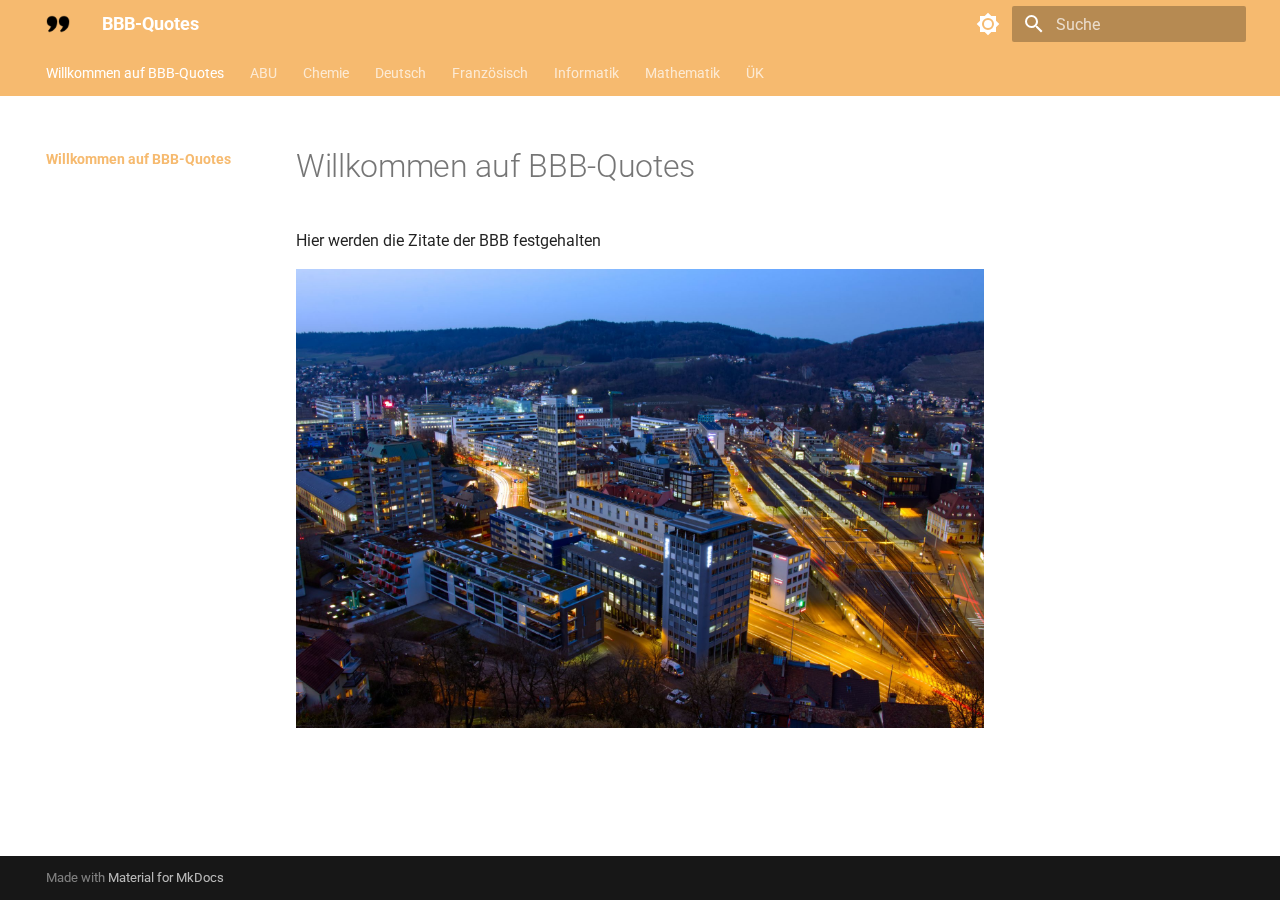
<file: index.html>
<!doctype html>
<html lang="de" class="no-js">
  <head>
    
      <meta charset="utf-8">
      <meta name="viewport" content="width=device-width,initial-scale=1">
      
      
      
      
      
        <link rel="next" href="abu/">
      
      <link rel="icon" href="images/quotes.png">
      <meta name="generator" content="mkdocs-1.4.2, mkdocs-material-9.1.6">
    
    
      
        <title>BBB-Quotes</title>
      
    
    
      <link rel="stylesheet" href="assets/stylesheets/main.ded33207.min.css">
      
        
        <link rel="stylesheet" href="assets/stylesheets/palette.a0c5b2b5.min.css">
      
      

    
    
    
      
        
        
        <link rel="preconnect" href="https://fonts.gstatic.com" crossorigin>
        <link rel="stylesheet" href="https://fonts.googleapis.com/css?family=Roboto:300,300i,400,400i,700,700i%7CRoboto+Mono:400,400i,700,700i&display=fallback">
        <style>:root{--md-text-font:"Roboto";--md-code-font:"Roboto Mono"}</style>
      
    
    
      <link rel="stylesheet" href="stylesheets/extra.css">
    
    <script>__md_scope=new URL(".",location),__md_hash=e=>[...e].reduce((e,_)=>(e<<5)-e+_.charCodeAt(0),0),__md_get=(e,_=localStorage,t=__md_scope)=>JSON.parse(_.getItem(t.pathname+"."+e)),__md_set=(e,_,t=localStorage,a=__md_scope)=>{try{t.setItem(a.pathname+"."+e,JSON.stringify(_))}catch(e){}}</script>
    
      

    
    
    
  </head>
  
  
    
    
      
    
    
    
    
    <body dir="ltr" data-md-color-scheme="default" data-md-color-primary="" data-md-color-accent="">
  
    
    
      <script>var palette=__md_get("__palette");if(palette&&"object"==typeof palette.color)for(var key of Object.keys(palette.color))document.body.setAttribute("data-md-color-"+key,palette.color[key])</script>
    
    <input class="md-toggle" data-md-toggle="drawer" type="checkbox" id="__drawer" autocomplete="off">
    <input class="md-toggle" data-md-toggle="search" type="checkbox" id="__search" autocomplete="off">
    <label class="md-overlay" for="__drawer"></label>
    <div data-md-component="skip">
      
        
        <a href="#willkommen-auf-bbb-quotes" class="md-skip">
          Zum Inhalt
        </a>
      
    </div>
    <div data-md-component="announce">
      
    </div>
    
    
      

<header class="md-header" data-md-component="header">
  <nav class="md-header__inner md-grid" aria-label="Kopfzeile">
    <a href="." title="BBB-Quotes" class="md-header__button md-logo" aria-label="BBB-Quotes" data-md-component="logo">
      
  <img src="images/quotes.png" alt="logo">

    </a>
    <label class="md-header__button md-icon" for="__drawer">
      <svg xmlns="http://www.w3.org/2000/svg" viewBox="0 0 24 24"><path d="M3 6h18v2H3V6m0 5h18v2H3v-2m0 5h18v2H3v-2Z"/></svg>
    </label>
    <div class="md-header__title" data-md-component="header-title">
      <div class="md-header__ellipsis">
        <div class="md-header__topic">
          <span class="md-ellipsis">
            BBB-Quotes
          </span>
        </div>
        <div class="md-header__topic" data-md-component="header-topic">
          <span class="md-ellipsis">
            
              Willkommen auf BBB-Quotes
            
          </span>
        </div>
      </div>
    </div>
    
      <form class="md-header__option" data-md-component="palette">
        
          
          <input class="md-option" data-md-color-media="" data-md-color-scheme="default" data-md-color-primary="" data-md-color-accent=""  aria-label="Switch to dark mode"  type="radio" name="__palette" id="__palette_1">
          
            <label class="md-header__button md-icon" title="Switch to dark mode" for="__palette_2" hidden>
              <svg xmlns="http://www.w3.org/2000/svg" viewBox="0 0 24 24"><path d="M12 8a4 4 0 0 0-4 4 4 4 0 0 0 4 4 4 4 0 0 0 4-4 4 4 0 0 0-4-4m0 10a6 6 0 0 1-6-6 6 6 0 0 1 6-6 6 6 0 0 1 6 6 6 6 0 0 1-6 6m8-9.31V4h-4.69L12 .69 8.69 4H4v4.69L.69 12 4 15.31V20h4.69L12 23.31 15.31 20H20v-4.69L23.31 12 20 8.69Z"/></svg>
            </label>
          
        
          
          <input class="md-option" data-md-color-media="" data-md-color-scheme="slate" data-md-color-primary="" data-md-color-accent=""  aria-label="Switch to light mode"  type="radio" name="__palette" id="__palette_2">
          
            <label class="md-header__button md-icon" title="Switch to light mode" for="__palette_1" hidden>
              <svg xmlns="http://www.w3.org/2000/svg" viewBox="0 0 24 24"><path d="M12 18c-.89 0-1.74-.2-2.5-.55C11.56 16.5 13 14.42 13 12c0-2.42-1.44-4.5-3.5-5.45C10.26 6.2 11.11 6 12 6a6 6 0 0 1 6 6 6 6 0 0 1-6 6m8-9.31V4h-4.69L12 .69 8.69 4H4v4.69L.69 12 4 15.31V20h4.69L12 23.31 15.31 20H20v-4.69L23.31 12 20 8.69Z"/></svg>
            </label>
          
        
      </form>
    
    
    
      <label class="md-header__button md-icon" for="__search">
        <svg xmlns="http://www.w3.org/2000/svg" viewBox="0 0 24 24"><path d="M9.5 3A6.5 6.5 0 0 1 16 9.5c0 1.61-.59 3.09-1.56 4.23l.27.27h.79l5 5-1.5 1.5-5-5v-.79l-.27-.27A6.516 6.516 0 0 1 9.5 16 6.5 6.5 0 0 1 3 9.5 6.5 6.5 0 0 1 9.5 3m0 2C7 5 5 7 5 9.5S7 14 9.5 14 14 12 14 9.5 12 5 9.5 5Z"/></svg>
      </label>
      <div class="md-search" data-md-component="search" role="dialog">
  <label class="md-search__overlay" for="__search"></label>
  <div class="md-search__inner" role="search">
    <form class="md-search__form" name="search">
      <input type="text" class="md-search__input" name="query" aria-label="Suche" placeholder="Suche" autocapitalize="off" autocorrect="off" autocomplete="off" spellcheck="false" data-md-component="search-query" required>
      <label class="md-search__icon md-icon" for="__search">
        <svg xmlns="http://www.w3.org/2000/svg" viewBox="0 0 24 24"><path d="M9.5 3A6.5 6.5 0 0 1 16 9.5c0 1.61-.59 3.09-1.56 4.23l.27.27h.79l5 5-1.5 1.5-5-5v-.79l-.27-.27A6.516 6.516 0 0 1 9.5 16 6.5 6.5 0 0 1 3 9.5 6.5 6.5 0 0 1 9.5 3m0 2C7 5 5 7 5 9.5S7 14 9.5 14 14 12 14 9.5 12 5 9.5 5Z"/></svg>
        <svg xmlns="http://www.w3.org/2000/svg" viewBox="0 0 24 24"><path d="M20 11v2H8l5.5 5.5-1.42 1.42L4.16 12l7.92-7.92L13.5 5.5 8 11h12Z"/></svg>
      </label>
      <nav class="md-search__options" aria-label="Suche">
        
        <button type="reset" class="md-search__icon md-icon" title="Zurücksetzen" aria-label="Zurücksetzen" tabindex="-1">
          <svg xmlns="http://www.w3.org/2000/svg" viewBox="0 0 24 24"><path d="M19 6.41 17.59 5 12 10.59 6.41 5 5 6.41 10.59 12 5 17.59 6.41 19 12 13.41 17.59 19 19 17.59 13.41 12 19 6.41Z"/></svg>
        </button>
      </nav>
      
    </form>
    <div class="md-search__output">
      <div class="md-search__scrollwrap" data-md-scrollfix>
        <div class="md-search-result" data-md-component="search-result">
          <div class="md-search-result__meta">
            Suche wird initialisiert
          </div>
          <ol class="md-search-result__list" role="presentation"></ol>
        </div>
      </div>
    </div>
  </div>
</div>
    
    
  </nav>
  
</header>
    
    <div class="md-container" data-md-component="container">
      
      
        
          
            
<nav class="md-tabs" aria-label="Hauptnavigation" data-md-component="tabs">
  <div class="md-grid">
    <ul class="md-tabs__list">
      
        
  
  
    
  


  <li class="md-tabs__item">
    <a href="." class="md-tabs__link md-tabs__link--active">
      Willkommen auf BBB-Quotes
    </a>
  </li>

      
        
  
  


  <li class="md-tabs__item">
    <a href="abu/" class="md-tabs__link">
      ABU
    </a>
  </li>

      
        
  
  


  <li class="md-tabs__item">
    <a href="chemie/" class="md-tabs__link">
      Chemie
    </a>
  </li>

      
        
  
  


  <li class="md-tabs__item">
    <a href="deutsch/" class="md-tabs__link">
      Deutsch
    </a>
  </li>

      
        
  
  


  <li class="md-tabs__item">
    <a href="franzoesisch/" class="md-tabs__link">
      Französisch
    </a>
  </li>

      
        
  
  


  <li class="md-tabs__item">
    <a href="informatik/" class="md-tabs__link">
      Informatik
    </a>
  </li>

      
        
  
  


  <li class="md-tabs__item">
    <a href="mathematik/" class="md-tabs__link">
      Mathematik
    </a>
  </li>

      
        
  
  


  <li class="md-tabs__item">
    <a href="uek/" class="md-tabs__link">
      ÜK
    </a>
  </li>

      
    </ul>
  </div>
</nav>
          
        
      
      <main class="md-main" data-md-component="main">
        <div class="md-main__inner md-grid">
          
            
              
              <div class="md-sidebar md-sidebar--primary" data-md-component="sidebar" data-md-type="navigation" >
                <div class="md-sidebar__scrollwrap">
                  <div class="md-sidebar__inner">
                    

  


<nav class="md-nav md-nav--primary md-nav--lifted" aria-label="Navigation" data-md-level="0">
  <label class="md-nav__title" for="__drawer">
    <a href="." title="BBB-Quotes" class="md-nav__button md-logo" aria-label="BBB-Quotes" data-md-component="logo">
      
  <img src="images/quotes.png" alt="logo">

    </a>
    BBB-Quotes
  </label>
  
  <ul class="md-nav__list" data-md-scrollfix>
    
      
      
      

  
  
    
  
  
    <li class="md-nav__item md-nav__item--active">
      
      <input class="md-nav__toggle md-toggle" type="checkbox" id="__toc">
      
      
        
      
      
      <a href="." class="md-nav__link md-nav__link--active">
        Willkommen auf BBB-Quotes
      </a>
      
    </li>
  

    
      
      
      

  
  
  
    <li class="md-nav__item">
      <a href="abu/" class="md-nav__link">
        ABU
      </a>
    </li>
  

    
      
      
      

  
  
  
    <li class="md-nav__item">
      <a href="chemie/" class="md-nav__link">
        Chemie
      </a>
    </li>
  

    
      
      
      

  
  
  
    <li class="md-nav__item">
      <a href="deutsch/" class="md-nav__link">
        Deutsch
      </a>
    </li>
  

    
      
      
      

  
  
  
    <li class="md-nav__item">
      <a href="franzoesisch/" class="md-nav__link">
        Französisch
      </a>
    </li>
  

    
      
      
      

  
  
  
    <li class="md-nav__item">
      <a href="informatik/" class="md-nav__link">
        Informatik
      </a>
    </li>
  

    
      
      
      

  
  
  
    <li class="md-nav__item">
      <a href="mathematik/" class="md-nav__link">
        Mathematik
      </a>
    </li>
  

    
      
      
      

  
  
  
    <li class="md-nav__item">
      <a href="uek/" class="md-nav__link">
        ÜK
      </a>
    </li>
  

    
  </ul>
</nav>
                  </div>
                </div>
              </div>
            
            
              
              <div class="md-sidebar md-sidebar--secondary" data-md-component="sidebar" data-md-type="toc" >
                <div class="md-sidebar__scrollwrap">
                  <div class="md-sidebar__inner">
                    

<nav class="md-nav md-nav--secondary" aria-label="Inhaltsverzeichnis">
  
  
  
    
  
  
</nav>
                  </div>
                </div>
              </div>
            
          
          
            <div class="md-content" data-md-component="content">
              <article class="md-content__inner md-typeset">
                
                  


<h1 id="willkommen-auf-bbb-quotes">Willkommen auf BBB-Quotes</h1>
<p>Hier werden die Zitate der BBB festgehalten</p>
<p><img alt="Baden" src="images/baden.jpg" /></p>





                
              </article>
            </div>
          
          
        </div>
        
      </main>
      
        <footer class="md-footer">
  
  <div class="md-footer-meta md-typeset">
    <div class="md-footer-meta__inner md-grid">
      <div class="md-copyright">
  
  
    Made with
    <a href="https://squidfunk.github.io/mkdocs-material/" target="_blank" rel="noopener">
      Material for MkDocs
    </a>
  
</div>
      
    </div>
  </div>
</footer>
      
    </div>
    <div class="md-dialog" data-md-component="dialog">
      <div class="md-dialog__inner md-typeset"></div>
    </div>
    
    <script id="__config" type="application/json">{"base": ".", "features": ["navigation.tabs"], "search": "assets/javascripts/workers/search.208ed371.min.js", "translations": {"clipboard.copied": "In Zwischenablage kopiert", "clipboard.copy": "In Zwischenablage kopieren", "search.result.more.one": "1 weiteres Suchergebnis auf dieser Seite", "search.result.more.other": "# weitere Suchergebnisse auf dieser Seite", "search.result.none": "Keine Suchergebnisse", "search.result.one": "1 Suchergebnis", "search.result.other": "# Suchergebnisse", "search.result.placeholder": "Suchbegriff eingeben", "search.result.term.missing": "Es fehlt", "select.version": "Version ausw\u00e4hlen"}}</script>
    
    
      <script src="assets/javascripts/bundle.51198bba.min.js"></script>
      
    
  </body>
</html>
</file>
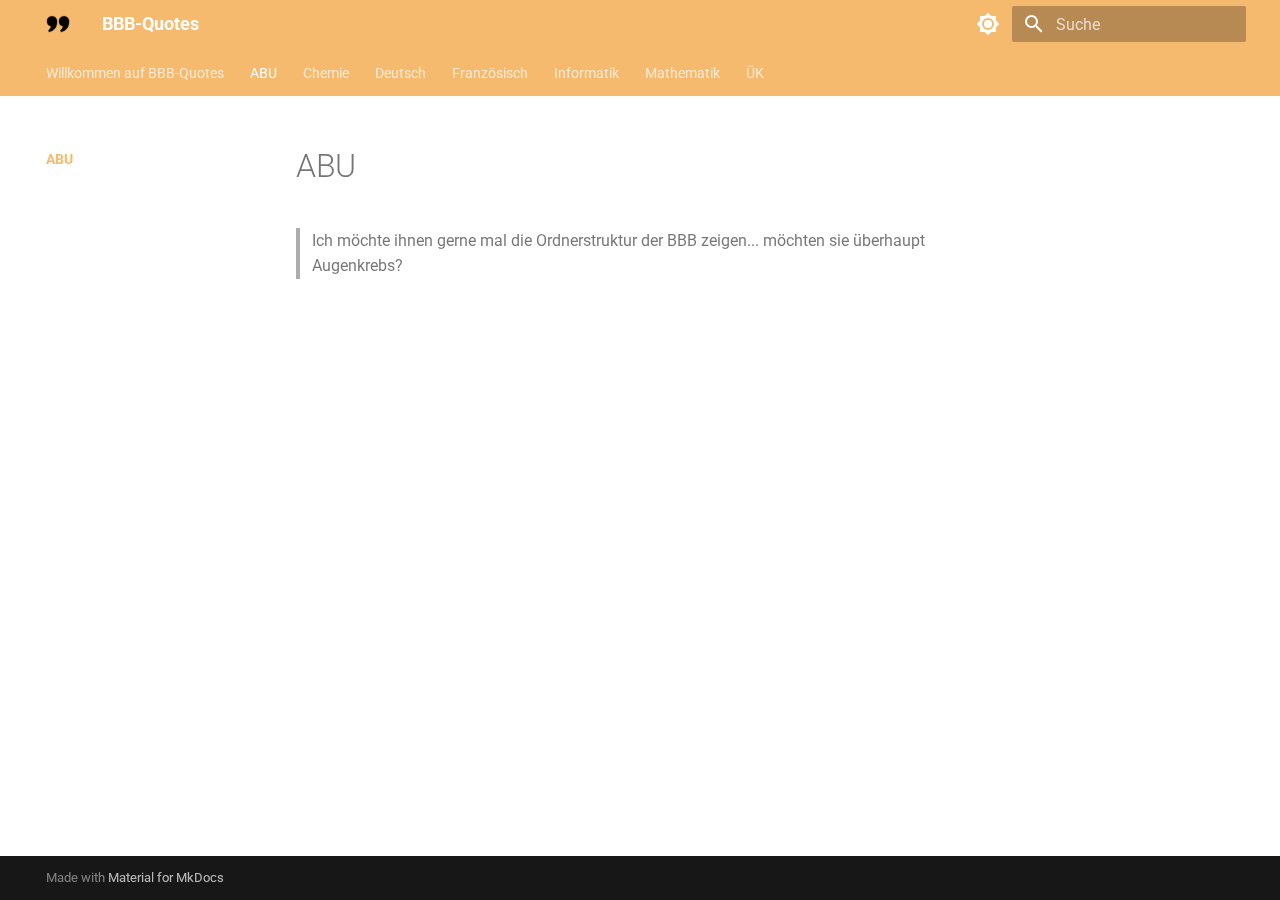
<file: abu/index.html>
<!doctype html>
<html lang="de" class="no-js">
  <head>
    
      <meta charset="utf-8">
      <meta name="viewport" content="width=device-width,initial-scale=1">
      
      
      
      
        <link rel="prev" href="..">
      
      
        <link rel="next" href="../chemie/">
      
      <link rel="icon" href="../images/quotes.png">
      <meta name="generator" content="mkdocs-1.4.2, mkdocs-material-9.1.6">
    
    
      
        <title>ABU - BBB-Quotes</title>
      
    
    
      <link rel="stylesheet" href="../assets/stylesheets/main.ded33207.min.css">
      
        
        <link rel="stylesheet" href="../assets/stylesheets/palette.a0c5b2b5.min.css">
      
      

    
    
    
      
        
        
        <link rel="preconnect" href="https://fonts.gstatic.com" crossorigin>
        <link rel="stylesheet" href="https://fonts.googleapis.com/css?family=Roboto:300,300i,400,400i,700,700i%7CRoboto+Mono:400,400i,700,700i&display=fallback">
        <style>:root{--md-text-font:"Roboto";--md-code-font:"Roboto Mono"}</style>
      
    
    
      <link rel="stylesheet" href="../stylesheets/extra.css">
    
    <script>__md_scope=new URL("..",location),__md_hash=e=>[...e].reduce((e,_)=>(e<<5)-e+_.charCodeAt(0),0),__md_get=(e,_=localStorage,t=__md_scope)=>JSON.parse(_.getItem(t.pathname+"."+e)),__md_set=(e,_,t=localStorage,a=__md_scope)=>{try{t.setItem(a.pathname+"."+e,JSON.stringify(_))}catch(e){}}</script>
    
      

    
    
    
  </head>
  
  
    
    
      
    
    
    
    
    <body dir="ltr" data-md-color-scheme="default" data-md-color-primary="" data-md-color-accent="">
  
    
    
      <script>var palette=__md_get("__palette");if(palette&&"object"==typeof palette.color)for(var key of Object.keys(palette.color))document.body.setAttribute("data-md-color-"+key,palette.color[key])</script>
    
    <input class="md-toggle" data-md-toggle="drawer" type="checkbox" id="__drawer" autocomplete="off">
    <input class="md-toggle" data-md-toggle="search" type="checkbox" id="__search" autocomplete="off">
    <label class="md-overlay" for="__drawer"></label>
    <div data-md-component="skip">
      
        
        <a href="#abu" class="md-skip">
          Zum Inhalt
        </a>
      
    </div>
    <div data-md-component="announce">
      
    </div>
    
    
      

<header class="md-header" data-md-component="header">
  <nav class="md-header__inner md-grid" aria-label="Kopfzeile">
    <a href=".." title="BBB-Quotes" class="md-header__button md-logo" aria-label="BBB-Quotes" data-md-component="logo">
      
  <img src="../images/quotes.png" alt="logo">

    </a>
    <label class="md-header__button md-icon" for="__drawer">
      <svg xmlns="http://www.w3.org/2000/svg" viewBox="0 0 24 24"><path d="M3 6h18v2H3V6m0 5h18v2H3v-2m0 5h18v2H3v-2Z"/></svg>
    </label>
    <div class="md-header__title" data-md-component="header-title">
      <div class="md-header__ellipsis">
        <div class="md-header__topic">
          <span class="md-ellipsis">
            BBB-Quotes
          </span>
        </div>
        <div class="md-header__topic" data-md-component="header-topic">
          <span class="md-ellipsis">
            
              ABU
            
          </span>
        </div>
      </div>
    </div>
    
      <form class="md-header__option" data-md-component="palette">
        
          
          <input class="md-option" data-md-color-media="" data-md-color-scheme="default" data-md-color-primary="" data-md-color-accent=""  aria-label="Switch to dark mode"  type="radio" name="__palette" id="__palette_1">
          
            <label class="md-header__button md-icon" title="Switch to dark mode" for="__palette_2" hidden>
              <svg xmlns="http://www.w3.org/2000/svg" viewBox="0 0 24 24"><path d="M12 8a4 4 0 0 0-4 4 4 4 0 0 0 4 4 4 4 0 0 0 4-4 4 4 0 0 0-4-4m0 10a6 6 0 0 1-6-6 6 6 0 0 1 6-6 6 6 0 0 1 6 6 6 6 0 0 1-6 6m8-9.31V4h-4.69L12 .69 8.69 4H4v4.69L.69 12 4 15.31V20h4.69L12 23.31 15.31 20H20v-4.69L23.31 12 20 8.69Z"/></svg>
            </label>
          
        
          
          <input class="md-option" data-md-color-media="" data-md-color-scheme="slate" data-md-color-primary="" data-md-color-accent=""  aria-label="Switch to light mode"  type="radio" name="__palette" id="__palette_2">
          
            <label class="md-header__button md-icon" title="Switch to light mode" for="__palette_1" hidden>
              <svg xmlns="http://www.w3.org/2000/svg" viewBox="0 0 24 24"><path d="M12 18c-.89 0-1.74-.2-2.5-.55C11.56 16.5 13 14.42 13 12c0-2.42-1.44-4.5-3.5-5.45C10.26 6.2 11.11 6 12 6a6 6 0 0 1 6 6 6 6 0 0 1-6 6m8-9.31V4h-4.69L12 .69 8.69 4H4v4.69L.69 12 4 15.31V20h4.69L12 23.31 15.31 20H20v-4.69L23.31 12 20 8.69Z"/></svg>
            </label>
          
        
      </form>
    
    
    
      <label class="md-header__button md-icon" for="__search">
        <svg xmlns="http://www.w3.org/2000/svg" viewBox="0 0 24 24"><path d="M9.5 3A6.5 6.5 0 0 1 16 9.5c0 1.61-.59 3.09-1.56 4.23l.27.27h.79l5 5-1.5 1.5-5-5v-.79l-.27-.27A6.516 6.516 0 0 1 9.5 16 6.5 6.5 0 0 1 3 9.5 6.5 6.5 0 0 1 9.5 3m0 2C7 5 5 7 5 9.5S7 14 9.5 14 14 12 14 9.5 12 5 9.5 5Z"/></svg>
      </label>
      <div class="md-search" data-md-component="search" role="dialog">
  <label class="md-search__overlay" for="__search"></label>
  <div class="md-search__inner" role="search">
    <form class="md-search__form" name="search">
      <input type="text" class="md-search__input" name="query" aria-label="Suche" placeholder="Suche" autocapitalize="off" autocorrect="off" autocomplete="off" spellcheck="false" data-md-component="search-query" required>
      <label class="md-search__icon md-icon" for="__search">
        <svg xmlns="http://www.w3.org/2000/svg" viewBox="0 0 24 24"><path d="M9.5 3A6.5 6.5 0 0 1 16 9.5c0 1.61-.59 3.09-1.56 4.23l.27.27h.79l5 5-1.5 1.5-5-5v-.79l-.27-.27A6.516 6.516 0 0 1 9.5 16 6.5 6.5 0 0 1 3 9.5 6.5 6.5 0 0 1 9.5 3m0 2C7 5 5 7 5 9.5S7 14 9.5 14 14 12 14 9.5 12 5 9.5 5Z"/></svg>
        <svg xmlns="http://www.w3.org/2000/svg" viewBox="0 0 24 24"><path d="M20 11v2H8l5.5 5.5-1.42 1.42L4.16 12l7.92-7.92L13.5 5.5 8 11h12Z"/></svg>
      </label>
      <nav class="md-search__options" aria-label="Suche">
        
        <button type="reset" class="md-search__icon md-icon" title="Zurücksetzen" aria-label="Zurücksetzen" tabindex="-1">
          <svg xmlns="http://www.w3.org/2000/svg" viewBox="0 0 24 24"><path d="M19 6.41 17.59 5 12 10.59 6.41 5 5 6.41 10.59 12 5 17.59 6.41 19 12 13.41 17.59 19 19 17.59 13.41 12 19 6.41Z"/></svg>
        </button>
      </nav>
      
    </form>
    <div class="md-search__output">
      <div class="md-search__scrollwrap" data-md-scrollfix>
        <div class="md-search-result" data-md-component="search-result">
          <div class="md-search-result__meta">
            Suche wird initialisiert
          </div>
          <ol class="md-search-result__list" role="presentation"></ol>
        </div>
      </div>
    </div>
  </div>
</div>
    
    
  </nav>
  
</header>
    
    <div class="md-container" data-md-component="container">
      
      
        
          
            
<nav class="md-tabs" aria-label="Hauptnavigation" data-md-component="tabs">
  <div class="md-grid">
    <ul class="md-tabs__list">
      
        
  
  


  <li class="md-tabs__item">
    <a href=".." class="md-tabs__link">
      Willkommen auf BBB-Quotes
    </a>
  </li>

      
        
  
  
    
  


  <li class="md-tabs__item">
    <a href="./" class="md-tabs__link md-tabs__link--active">
      ABU
    </a>
  </li>

      
        
  
  


  <li class="md-tabs__item">
    <a href="../chemie/" class="md-tabs__link">
      Chemie
    </a>
  </li>

      
        
  
  


  <li class="md-tabs__item">
    <a href="../deutsch/" class="md-tabs__link">
      Deutsch
    </a>
  </li>

      
        
  
  


  <li class="md-tabs__item">
    <a href="../franzoesisch/" class="md-tabs__link">
      Französisch
    </a>
  </li>

      
        
  
  


  <li class="md-tabs__item">
    <a href="../informatik/" class="md-tabs__link">
      Informatik
    </a>
  </li>

      
        
  
  


  <li class="md-tabs__item">
    <a href="../mathematik/" class="md-tabs__link">
      Mathematik
    </a>
  </li>

      
        
  
  


  <li class="md-tabs__item">
    <a href="../uek/" class="md-tabs__link">
      ÜK
    </a>
  </li>

      
    </ul>
  </div>
</nav>
          
        
      
      <main class="md-main" data-md-component="main">
        <div class="md-main__inner md-grid">
          
            
              
              <div class="md-sidebar md-sidebar--primary" data-md-component="sidebar" data-md-type="navigation" >
                <div class="md-sidebar__scrollwrap">
                  <div class="md-sidebar__inner">
                    

  


<nav class="md-nav md-nav--primary md-nav--lifted" aria-label="Navigation" data-md-level="0">
  <label class="md-nav__title" for="__drawer">
    <a href=".." title="BBB-Quotes" class="md-nav__button md-logo" aria-label="BBB-Quotes" data-md-component="logo">
      
  <img src="../images/quotes.png" alt="logo">

    </a>
    BBB-Quotes
  </label>
  
  <ul class="md-nav__list" data-md-scrollfix>
    
      
      
      

  
  
  
    <li class="md-nav__item">
      <a href=".." class="md-nav__link">
        Willkommen auf BBB-Quotes
      </a>
    </li>
  

    
      
      
      

  
  
    
  
  
    <li class="md-nav__item md-nav__item--active">
      
      <input class="md-nav__toggle md-toggle" type="checkbox" id="__toc">
      
      
        
      
      
      <a href="./" class="md-nav__link md-nav__link--active">
        ABU
      </a>
      
    </li>
  

    
      
      
      

  
  
  
    <li class="md-nav__item">
      <a href="../chemie/" class="md-nav__link">
        Chemie
      </a>
    </li>
  

    
      
      
      

  
  
  
    <li class="md-nav__item">
      <a href="../deutsch/" class="md-nav__link">
        Deutsch
      </a>
    </li>
  

    
      
      
      

  
  
  
    <li class="md-nav__item">
      <a href="../franzoesisch/" class="md-nav__link">
        Französisch
      </a>
    </li>
  

    
      
      
      

  
  
  
    <li class="md-nav__item">
      <a href="../informatik/" class="md-nav__link">
        Informatik
      </a>
    </li>
  

    
      
      
      

  
  
  
    <li class="md-nav__item">
      <a href="../mathematik/" class="md-nav__link">
        Mathematik
      </a>
    </li>
  

    
      
      
      

  
  
  
    <li class="md-nav__item">
      <a href="../uek/" class="md-nav__link">
        ÜK
      </a>
    </li>
  

    
  </ul>
</nav>
                  </div>
                </div>
              </div>
            
            
              
              <div class="md-sidebar md-sidebar--secondary" data-md-component="sidebar" data-md-type="toc" >
                <div class="md-sidebar__scrollwrap">
                  <div class="md-sidebar__inner">
                    

<nav class="md-nav md-nav--secondary" aria-label="Inhaltsverzeichnis">
  
  
  
    
  
  
</nav>
                  </div>
                </div>
              </div>
            
          
          
            <div class="md-content" data-md-component="content">
              <article class="md-content__inner md-typeset">
                
                  


<h1 id="abu">ABU</h1>
<blockquote>
<p>Ich möchte ihnen gerne mal die Ordnerstruktur der BBB zeigen... möchten sie überhaupt Augenkrebs?</p>
</blockquote>





                
              </article>
            </div>
          
          
        </div>
        
      </main>
      
        <footer class="md-footer">
  
  <div class="md-footer-meta md-typeset">
    <div class="md-footer-meta__inner md-grid">
      <div class="md-copyright">
  
  
    Made with
    <a href="https://squidfunk.github.io/mkdocs-material/" target="_blank" rel="noopener">
      Material for MkDocs
    </a>
  
</div>
      
    </div>
  </div>
</footer>
      
    </div>
    <div class="md-dialog" data-md-component="dialog">
      <div class="md-dialog__inner md-typeset"></div>
    </div>
    
    <script id="__config" type="application/json">{"base": "..", "features": ["navigation.tabs"], "search": "../assets/javascripts/workers/search.208ed371.min.js", "translations": {"clipboard.copied": "In Zwischenablage kopiert", "clipboard.copy": "In Zwischenablage kopieren", "search.result.more.one": "1 weiteres Suchergebnis auf dieser Seite", "search.result.more.other": "# weitere Suchergebnisse auf dieser Seite", "search.result.none": "Keine Suchergebnisse", "search.result.one": "1 Suchergebnis", "search.result.other": "# Suchergebnisse", "search.result.placeholder": "Suchbegriff eingeben", "search.result.term.missing": "Es fehlt", "select.version": "Version ausw\u00e4hlen"}}</script>
    
    
      <script src="../assets/javascripts/bundle.51198bba.min.js"></script>
      
    
  </body>
</html>
</file>
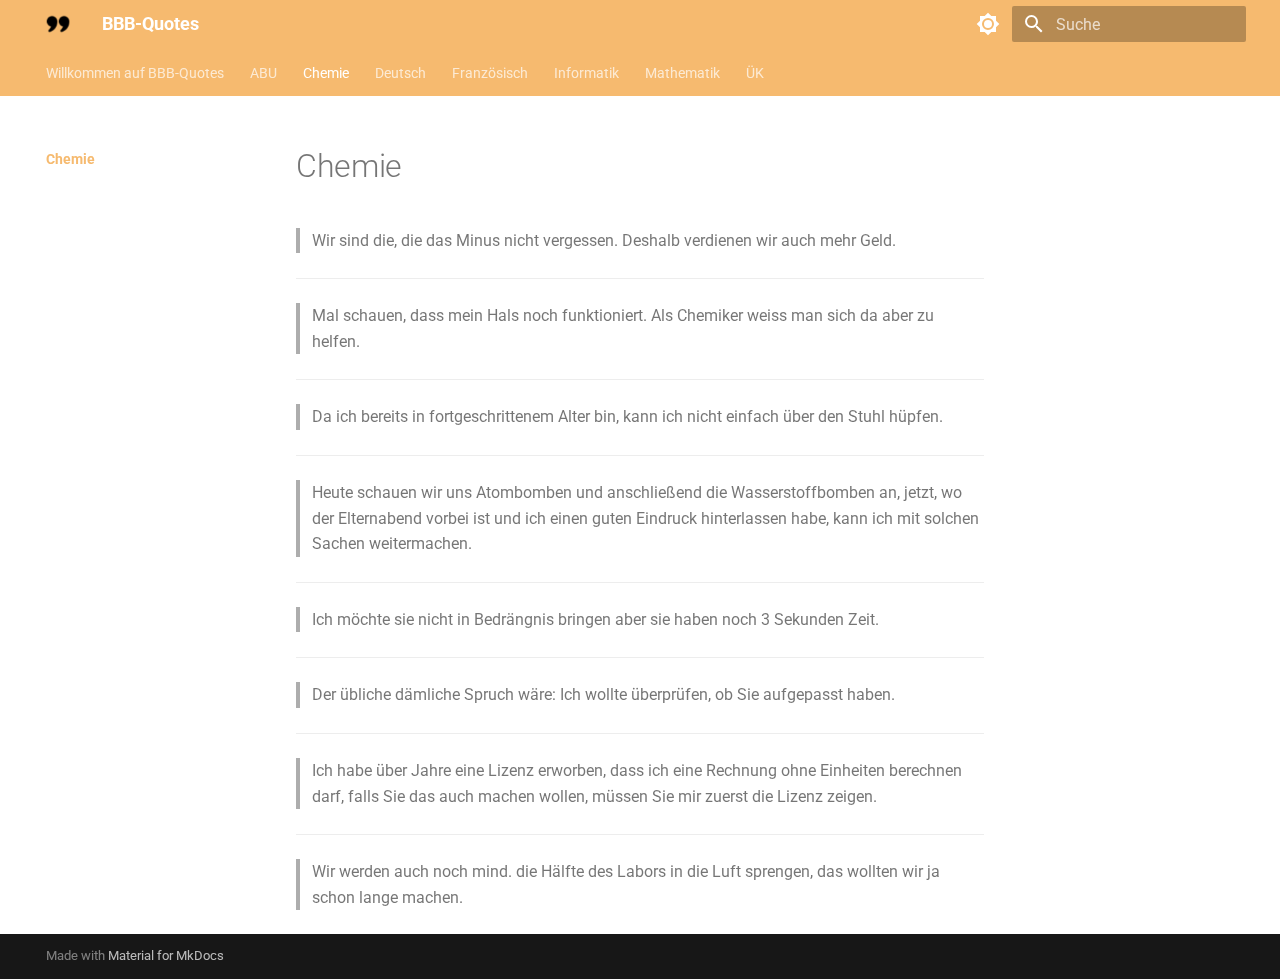
<file: chemie/index.html>
<!doctype html>
<html lang="de" class="no-js">
  <head>
    
      <meta charset="utf-8">
      <meta name="viewport" content="width=device-width,initial-scale=1">
      
      
      
      
        <link rel="prev" href="../abu/">
      
      
        <link rel="next" href="../deutsch/">
      
      <link rel="icon" href="../images/quotes.png">
      <meta name="generator" content="mkdocs-1.4.2, mkdocs-material-9.1.6">
    
    
      
        <title>Chemie - BBB-Quotes</title>
      
    
    
      <link rel="stylesheet" href="../assets/stylesheets/main.ded33207.min.css">
      
        
        <link rel="stylesheet" href="../assets/stylesheets/palette.a0c5b2b5.min.css">
      
      

    
    
    
      
        
        
        <link rel="preconnect" href="https://fonts.gstatic.com" crossorigin>
        <link rel="stylesheet" href="https://fonts.googleapis.com/css?family=Roboto:300,300i,400,400i,700,700i%7CRoboto+Mono:400,400i,700,700i&display=fallback">
        <style>:root{--md-text-font:"Roboto";--md-code-font:"Roboto Mono"}</style>
      
    
    
      <link rel="stylesheet" href="../stylesheets/extra.css">
    
    <script>__md_scope=new URL("..",location),__md_hash=e=>[...e].reduce((e,_)=>(e<<5)-e+_.charCodeAt(0),0),__md_get=(e,_=localStorage,t=__md_scope)=>JSON.parse(_.getItem(t.pathname+"."+e)),__md_set=(e,_,t=localStorage,a=__md_scope)=>{try{t.setItem(a.pathname+"."+e,JSON.stringify(_))}catch(e){}}</script>
    
      

    
    
    
  </head>
  
  
    
    
      
    
    
    
    
    <body dir="ltr" data-md-color-scheme="default" data-md-color-primary="" data-md-color-accent="">
  
    
    
      <script>var palette=__md_get("__palette");if(palette&&"object"==typeof palette.color)for(var key of Object.keys(palette.color))document.body.setAttribute("data-md-color-"+key,palette.color[key])</script>
    
    <input class="md-toggle" data-md-toggle="drawer" type="checkbox" id="__drawer" autocomplete="off">
    <input class="md-toggle" data-md-toggle="search" type="checkbox" id="__search" autocomplete="off">
    <label class="md-overlay" for="__drawer"></label>
    <div data-md-component="skip">
      
        
        <a href="#chemie" class="md-skip">
          Zum Inhalt
        </a>
      
    </div>
    <div data-md-component="announce">
      
    </div>
    
    
      

<header class="md-header" data-md-component="header">
  <nav class="md-header__inner md-grid" aria-label="Kopfzeile">
    <a href=".." title="BBB-Quotes" class="md-header__button md-logo" aria-label="BBB-Quotes" data-md-component="logo">
      
  <img src="../images/quotes.png" alt="logo">

    </a>
    <label class="md-header__button md-icon" for="__drawer">
      <svg xmlns="http://www.w3.org/2000/svg" viewBox="0 0 24 24"><path d="M3 6h18v2H3V6m0 5h18v2H3v-2m0 5h18v2H3v-2Z"/></svg>
    </label>
    <div class="md-header__title" data-md-component="header-title">
      <div class="md-header__ellipsis">
        <div class="md-header__topic">
          <span class="md-ellipsis">
            BBB-Quotes
          </span>
        </div>
        <div class="md-header__topic" data-md-component="header-topic">
          <span class="md-ellipsis">
            
              Chemie
            
          </span>
        </div>
      </div>
    </div>
    
      <form class="md-header__option" data-md-component="palette">
        
          
          <input class="md-option" data-md-color-media="" data-md-color-scheme="default" data-md-color-primary="" data-md-color-accent=""  aria-label="Switch to dark mode"  type="radio" name="__palette" id="__palette_1">
          
            <label class="md-header__button md-icon" title="Switch to dark mode" for="__palette_2" hidden>
              <svg xmlns="http://www.w3.org/2000/svg" viewBox="0 0 24 24"><path d="M12 8a4 4 0 0 0-4 4 4 4 0 0 0 4 4 4 4 0 0 0 4-4 4 4 0 0 0-4-4m0 10a6 6 0 0 1-6-6 6 6 0 0 1 6-6 6 6 0 0 1 6 6 6 6 0 0 1-6 6m8-9.31V4h-4.69L12 .69 8.69 4H4v4.69L.69 12 4 15.31V20h4.69L12 23.31 15.31 20H20v-4.69L23.31 12 20 8.69Z"/></svg>
            </label>
          
        
          
          <input class="md-option" data-md-color-media="" data-md-color-scheme="slate" data-md-color-primary="" data-md-color-accent=""  aria-label="Switch to light mode"  type="radio" name="__palette" id="__palette_2">
          
            <label class="md-header__button md-icon" title="Switch to light mode" for="__palette_1" hidden>
              <svg xmlns="http://www.w3.org/2000/svg" viewBox="0 0 24 24"><path d="M12 18c-.89 0-1.74-.2-2.5-.55C11.56 16.5 13 14.42 13 12c0-2.42-1.44-4.5-3.5-5.45C10.26 6.2 11.11 6 12 6a6 6 0 0 1 6 6 6 6 0 0 1-6 6m8-9.31V4h-4.69L12 .69 8.69 4H4v4.69L.69 12 4 15.31V20h4.69L12 23.31 15.31 20H20v-4.69L23.31 12 20 8.69Z"/></svg>
            </label>
          
        
      </form>
    
    
    
      <label class="md-header__button md-icon" for="__search">
        <svg xmlns="http://www.w3.org/2000/svg" viewBox="0 0 24 24"><path d="M9.5 3A6.5 6.5 0 0 1 16 9.5c0 1.61-.59 3.09-1.56 4.23l.27.27h.79l5 5-1.5 1.5-5-5v-.79l-.27-.27A6.516 6.516 0 0 1 9.5 16 6.5 6.5 0 0 1 3 9.5 6.5 6.5 0 0 1 9.5 3m0 2C7 5 5 7 5 9.5S7 14 9.5 14 14 12 14 9.5 12 5 9.5 5Z"/></svg>
      </label>
      <div class="md-search" data-md-component="search" role="dialog">
  <label class="md-search__overlay" for="__search"></label>
  <div class="md-search__inner" role="search">
    <form class="md-search__form" name="search">
      <input type="text" class="md-search__input" name="query" aria-label="Suche" placeholder="Suche" autocapitalize="off" autocorrect="off" autocomplete="off" spellcheck="false" data-md-component="search-query" required>
      <label class="md-search__icon md-icon" for="__search">
        <svg xmlns="http://www.w3.org/2000/svg" viewBox="0 0 24 24"><path d="M9.5 3A6.5 6.5 0 0 1 16 9.5c0 1.61-.59 3.09-1.56 4.23l.27.27h.79l5 5-1.5 1.5-5-5v-.79l-.27-.27A6.516 6.516 0 0 1 9.5 16 6.5 6.5 0 0 1 3 9.5 6.5 6.5 0 0 1 9.5 3m0 2C7 5 5 7 5 9.5S7 14 9.5 14 14 12 14 9.5 12 5 9.5 5Z"/></svg>
        <svg xmlns="http://www.w3.org/2000/svg" viewBox="0 0 24 24"><path d="M20 11v2H8l5.5 5.5-1.42 1.42L4.16 12l7.92-7.92L13.5 5.5 8 11h12Z"/></svg>
      </label>
      <nav class="md-search__options" aria-label="Suche">
        
        <button type="reset" class="md-search__icon md-icon" title="Zurücksetzen" aria-label="Zurücksetzen" tabindex="-1">
          <svg xmlns="http://www.w3.org/2000/svg" viewBox="0 0 24 24"><path d="M19 6.41 17.59 5 12 10.59 6.41 5 5 6.41 10.59 12 5 17.59 6.41 19 12 13.41 17.59 19 19 17.59 13.41 12 19 6.41Z"/></svg>
        </button>
      </nav>
      
    </form>
    <div class="md-search__output">
      <div class="md-search__scrollwrap" data-md-scrollfix>
        <div class="md-search-result" data-md-component="search-result">
          <div class="md-search-result__meta">
            Suche wird initialisiert
          </div>
          <ol class="md-search-result__list" role="presentation"></ol>
        </div>
      </div>
    </div>
  </div>
</div>
    
    
  </nav>
  
</header>
    
    <div class="md-container" data-md-component="container">
      
      
        
          
            
<nav class="md-tabs" aria-label="Hauptnavigation" data-md-component="tabs">
  <div class="md-grid">
    <ul class="md-tabs__list">
      
        
  
  


  <li class="md-tabs__item">
    <a href=".." class="md-tabs__link">
      Willkommen auf BBB-Quotes
    </a>
  </li>

      
        
  
  


  <li class="md-tabs__item">
    <a href="../abu/" class="md-tabs__link">
      ABU
    </a>
  </li>

      
        
  
  
    
  


  <li class="md-tabs__item">
    <a href="./" class="md-tabs__link md-tabs__link--active">
      Chemie
    </a>
  </li>

      
        
  
  


  <li class="md-tabs__item">
    <a href="../deutsch/" class="md-tabs__link">
      Deutsch
    </a>
  </li>

      
        
  
  


  <li class="md-tabs__item">
    <a href="../franzoesisch/" class="md-tabs__link">
      Französisch
    </a>
  </li>

      
        
  
  


  <li class="md-tabs__item">
    <a href="../informatik/" class="md-tabs__link">
      Informatik
    </a>
  </li>

      
        
  
  


  <li class="md-tabs__item">
    <a href="../mathematik/" class="md-tabs__link">
      Mathematik
    </a>
  </li>

      
        
  
  


  <li class="md-tabs__item">
    <a href="../uek/" class="md-tabs__link">
      ÜK
    </a>
  </li>

      
    </ul>
  </div>
</nav>
          
        
      
      <main class="md-main" data-md-component="main">
        <div class="md-main__inner md-grid">
          
            
              
              <div class="md-sidebar md-sidebar--primary" data-md-component="sidebar" data-md-type="navigation" >
                <div class="md-sidebar__scrollwrap">
                  <div class="md-sidebar__inner">
                    

  


<nav class="md-nav md-nav--primary md-nav--lifted" aria-label="Navigation" data-md-level="0">
  <label class="md-nav__title" for="__drawer">
    <a href=".." title="BBB-Quotes" class="md-nav__button md-logo" aria-label="BBB-Quotes" data-md-component="logo">
      
  <img src="../images/quotes.png" alt="logo">

    </a>
    BBB-Quotes
  </label>
  
  <ul class="md-nav__list" data-md-scrollfix>
    
      
      
      

  
  
  
    <li class="md-nav__item">
      <a href=".." class="md-nav__link">
        Willkommen auf BBB-Quotes
      </a>
    </li>
  

    
      
      
      

  
  
  
    <li class="md-nav__item">
      <a href="../abu/" class="md-nav__link">
        ABU
      </a>
    </li>
  

    
      
      
      

  
  
    
  
  
    <li class="md-nav__item md-nav__item--active">
      
      <input class="md-nav__toggle md-toggle" type="checkbox" id="__toc">
      
      
        
      
      
      <a href="./" class="md-nav__link md-nav__link--active">
        Chemie
      </a>
      
    </li>
  

    
      
      
      

  
  
  
    <li class="md-nav__item">
      <a href="../deutsch/" class="md-nav__link">
        Deutsch
      </a>
    </li>
  

    
      
      
      

  
  
  
    <li class="md-nav__item">
      <a href="../franzoesisch/" class="md-nav__link">
        Französisch
      </a>
    </li>
  

    
      
      
      

  
  
  
    <li class="md-nav__item">
      <a href="../informatik/" class="md-nav__link">
        Informatik
      </a>
    </li>
  

    
      
      
      

  
  
  
    <li class="md-nav__item">
      <a href="../mathematik/" class="md-nav__link">
        Mathematik
      </a>
    </li>
  

    
      
      
      

  
  
  
    <li class="md-nav__item">
      <a href="../uek/" class="md-nav__link">
        ÜK
      </a>
    </li>
  

    
  </ul>
</nav>
                  </div>
                </div>
              </div>
            
            
              
              <div class="md-sidebar md-sidebar--secondary" data-md-component="sidebar" data-md-type="toc" >
                <div class="md-sidebar__scrollwrap">
                  <div class="md-sidebar__inner">
                    

<nav class="md-nav md-nav--secondary" aria-label="Inhaltsverzeichnis">
  
  
  
    
  
  
</nav>
                  </div>
                </div>
              </div>
            
          
          
            <div class="md-content" data-md-component="content">
              <article class="md-content__inner md-typeset">
                
                  


<h1 id="chemie">Chemie</h1>
<blockquote>
<p>Wir sind die, die das Minus nicht vergessen. Deshalb verdienen wir auch mehr Geld.</p>
</blockquote>
<hr />
<blockquote>
<p>Mal schauen, dass mein Hals noch funktioniert. Als Chemiker weiss man sich da aber zu helfen.</p>
</blockquote>
<hr />
<blockquote>
<p>Da ich bereits in fortgeschrittenem Alter bin, kann ich nicht einfach über den Stuhl hüpfen.</p>
</blockquote>
<hr />
<blockquote>
<p>Heute schauen wir uns Atombomben und anschließend die Wasserstoffbomben an, jetzt, wo der Elternabend vorbei ist und ich einen guten Eindruck hinterlassen habe, kann ich mit solchen Sachen weitermachen.</p>
</blockquote>
<hr />
<blockquote>
<p>Ich möchte sie nicht in Bedrängnis bringen aber sie haben noch 3 Sekunden Zeit.</p>
</blockquote>
<hr />
<blockquote>
<p>Der übliche dämliche Spruch wäre: Ich wollte überprüfen, ob Sie aufgepasst haben.</p>
</blockquote>
<hr />
<blockquote>
<p>Ich habe über Jahre eine Lizenz erworben, dass ich eine Rechnung ohne Einheiten berechnen darf, falls Sie das auch machen wollen, müssen Sie mir zuerst die Lizenz zeigen.</p>
</blockquote>
<hr />
<blockquote>
<p>Wir werden auch noch mind. die Hälfte des Labors in die Luft sprengen, das wollten wir ja schon lange machen.</p>
</blockquote>





                
              </article>
            </div>
          
          
        </div>
        
      </main>
      
        <footer class="md-footer">
  
  <div class="md-footer-meta md-typeset">
    <div class="md-footer-meta__inner md-grid">
      <div class="md-copyright">
  
  
    Made with
    <a href="https://squidfunk.github.io/mkdocs-material/" target="_blank" rel="noopener">
      Material for MkDocs
    </a>
  
</div>
      
    </div>
  </div>
</footer>
      
    </div>
    <div class="md-dialog" data-md-component="dialog">
      <div class="md-dialog__inner md-typeset"></div>
    </div>
    
    <script id="__config" type="application/json">{"base": "..", "features": ["navigation.tabs"], "search": "../assets/javascripts/workers/search.208ed371.min.js", "translations": {"clipboard.copied": "In Zwischenablage kopiert", "clipboard.copy": "In Zwischenablage kopieren", "search.result.more.one": "1 weiteres Suchergebnis auf dieser Seite", "search.result.more.other": "# weitere Suchergebnisse auf dieser Seite", "search.result.none": "Keine Suchergebnisse", "search.result.one": "1 Suchergebnis", "search.result.other": "# Suchergebnisse", "search.result.placeholder": "Suchbegriff eingeben", "search.result.term.missing": "Es fehlt", "select.version": "Version ausw\u00e4hlen"}}</script>
    
    
      <script src="../assets/javascripts/bundle.51198bba.min.js"></script>
      
    
  </body>
</html>
</file>
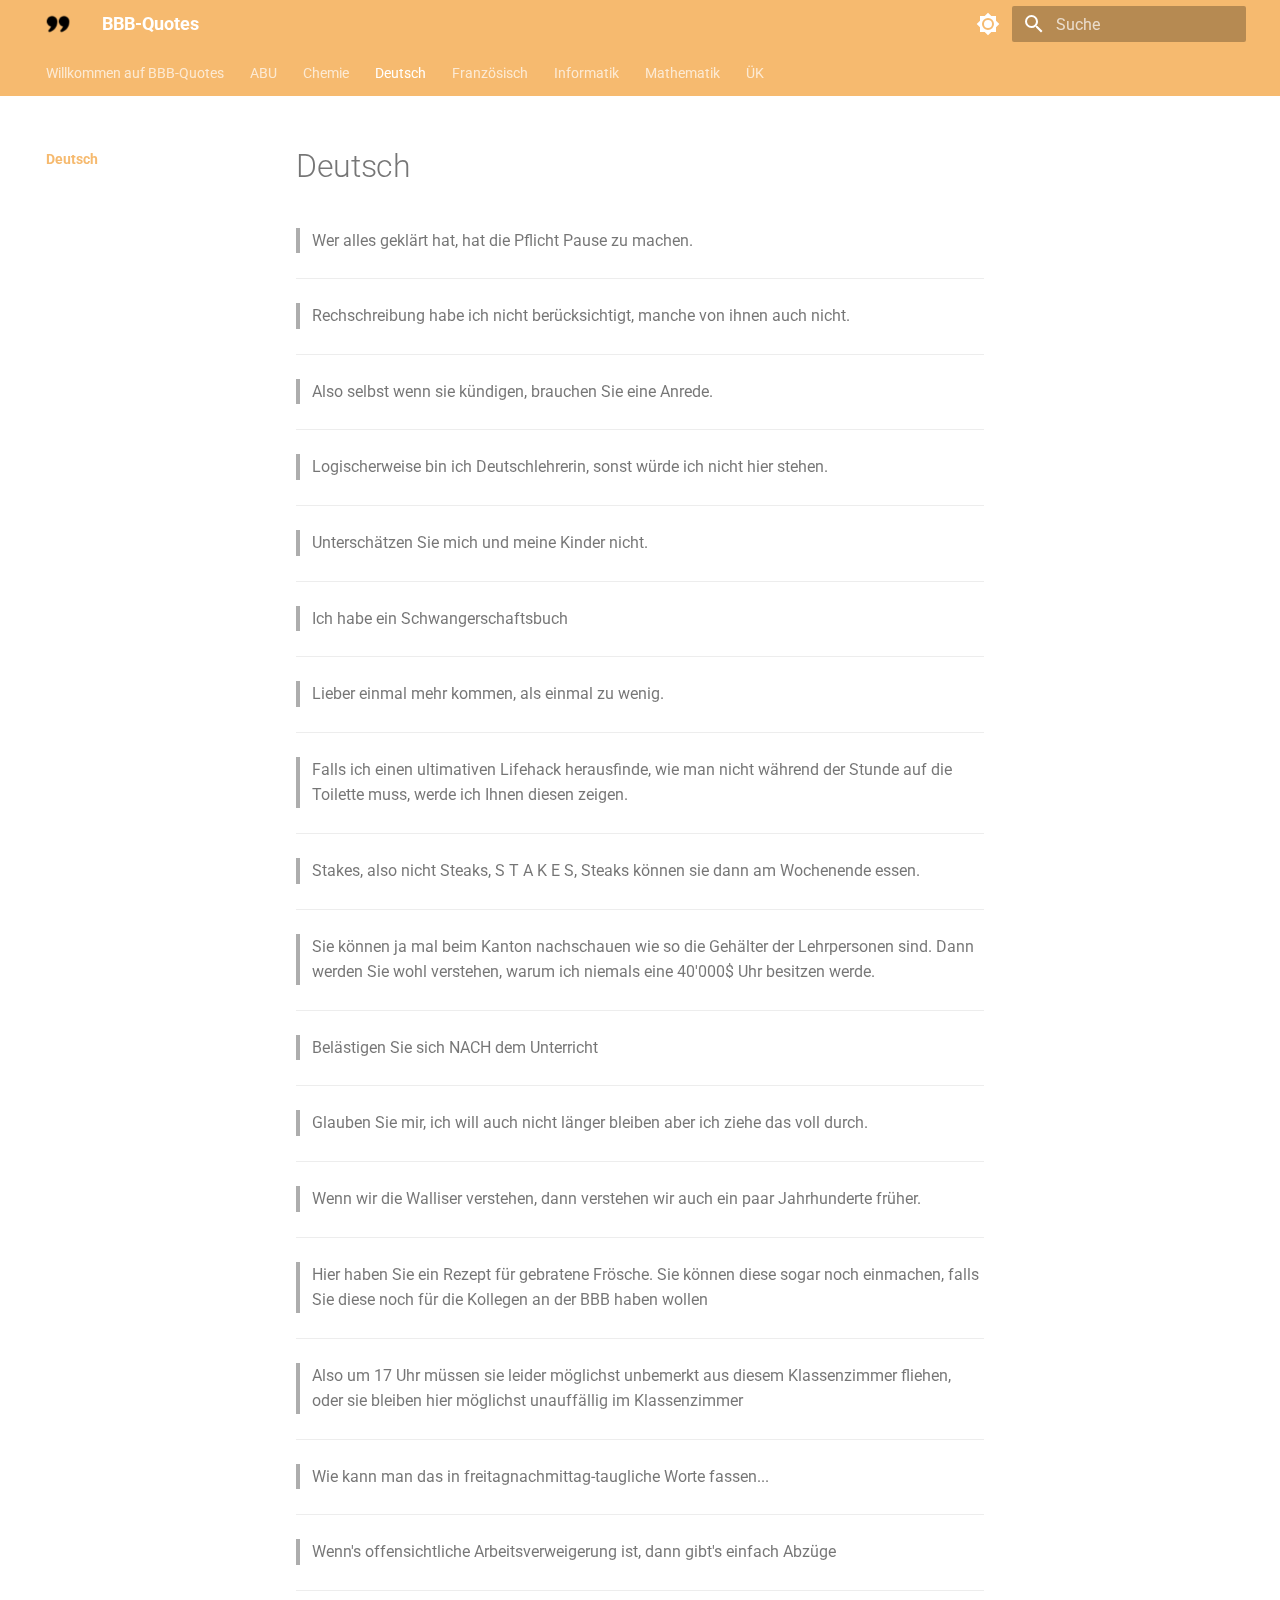
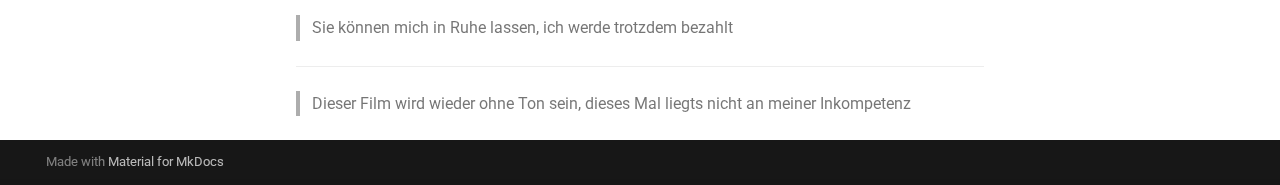
<file: deutsch/index.html>
<!doctype html>
<html lang="de" class="no-js">
  <head>
    
      <meta charset="utf-8">
      <meta name="viewport" content="width=device-width,initial-scale=1">
      
      
      
      
        <link rel="prev" href="../chemie/">
      
      
        <link rel="next" href="../franzoesisch/">
      
      <link rel="icon" href="../images/quotes.png">
      <meta name="generator" content="mkdocs-1.4.2, mkdocs-material-9.1.6">
    
    
      
        <title>Deutsch - BBB-Quotes</title>
      
    
    
      <link rel="stylesheet" href="../assets/stylesheets/main.ded33207.min.css">
      
        
        <link rel="stylesheet" href="../assets/stylesheets/palette.a0c5b2b5.min.css">
      
      

    
    
    
      
        
        
        <link rel="preconnect" href="https://fonts.gstatic.com" crossorigin>
        <link rel="stylesheet" href="https://fonts.googleapis.com/css?family=Roboto:300,300i,400,400i,700,700i%7CRoboto+Mono:400,400i,700,700i&display=fallback">
        <style>:root{--md-text-font:"Roboto";--md-code-font:"Roboto Mono"}</style>
      
    
    
      <link rel="stylesheet" href="../stylesheets/extra.css">
    
    <script>__md_scope=new URL("..",location),__md_hash=e=>[...e].reduce((e,_)=>(e<<5)-e+_.charCodeAt(0),0),__md_get=(e,_=localStorage,t=__md_scope)=>JSON.parse(_.getItem(t.pathname+"."+e)),__md_set=(e,_,t=localStorage,a=__md_scope)=>{try{t.setItem(a.pathname+"."+e,JSON.stringify(_))}catch(e){}}</script>
    
      

    
    
    
  </head>
  
  
    
    
      
    
    
    
    
    <body dir="ltr" data-md-color-scheme="default" data-md-color-primary="" data-md-color-accent="">
  
    
    
      <script>var palette=__md_get("__palette");if(palette&&"object"==typeof palette.color)for(var key of Object.keys(palette.color))document.body.setAttribute("data-md-color-"+key,palette.color[key])</script>
    
    <input class="md-toggle" data-md-toggle="drawer" type="checkbox" id="__drawer" autocomplete="off">
    <input class="md-toggle" data-md-toggle="search" type="checkbox" id="__search" autocomplete="off">
    <label class="md-overlay" for="__drawer"></label>
    <div data-md-component="skip">
      
        
        <a href="#deutsch" class="md-skip">
          Zum Inhalt
        </a>
      
    </div>
    <div data-md-component="announce">
      
    </div>
    
    
      

<header class="md-header" data-md-component="header">
  <nav class="md-header__inner md-grid" aria-label="Kopfzeile">
    <a href=".." title="BBB-Quotes" class="md-header__button md-logo" aria-label="BBB-Quotes" data-md-component="logo">
      
  <img src="../images/quotes.png" alt="logo">

    </a>
    <label class="md-header__button md-icon" for="__drawer">
      <svg xmlns="http://www.w3.org/2000/svg" viewBox="0 0 24 24"><path d="M3 6h18v2H3V6m0 5h18v2H3v-2m0 5h18v2H3v-2Z"/></svg>
    </label>
    <div class="md-header__title" data-md-component="header-title">
      <div class="md-header__ellipsis">
        <div class="md-header__topic">
          <span class="md-ellipsis">
            BBB-Quotes
          </span>
        </div>
        <div class="md-header__topic" data-md-component="header-topic">
          <span class="md-ellipsis">
            
              Deutsch
            
          </span>
        </div>
      </div>
    </div>
    
      <form class="md-header__option" data-md-component="palette">
        
          
          <input class="md-option" data-md-color-media="" data-md-color-scheme="default" data-md-color-primary="" data-md-color-accent=""  aria-label="Switch to dark mode"  type="radio" name="__palette" id="__palette_1">
          
            <label class="md-header__button md-icon" title="Switch to dark mode" for="__palette_2" hidden>
              <svg xmlns="http://www.w3.org/2000/svg" viewBox="0 0 24 24"><path d="M12 8a4 4 0 0 0-4 4 4 4 0 0 0 4 4 4 4 0 0 0 4-4 4 4 0 0 0-4-4m0 10a6 6 0 0 1-6-6 6 6 0 0 1 6-6 6 6 0 0 1 6 6 6 6 0 0 1-6 6m8-9.31V4h-4.69L12 .69 8.69 4H4v4.69L.69 12 4 15.31V20h4.69L12 23.31 15.31 20H20v-4.69L23.31 12 20 8.69Z"/></svg>
            </label>
          
        
          
          <input class="md-option" data-md-color-media="" data-md-color-scheme="slate" data-md-color-primary="" data-md-color-accent=""  aria-label="Switch to light mode"  type="radio" name="__palette" id="__palette_2">
          
            <label class="md-header__button md-icon" title="Switch to light mode" for="__palette_1" hidden>
              <svg xmlns="http://www.w3.org/2000/svg" viewBox="0 0 24 24"><path d="M12 18c-.89 0-1.74-.2-2.5-.55C11.56 16.5 13 14.42 13 12c0-2.42-1.44-4.5-3.5-5.45C10.26 6.2 11.11 6 12 6a6 6 0 0 1 6 6 6 6 0 0 1-6 6m8-9.31V4h-4.69L12 .69 8.69 4H4v4.69L.69 12 4 15.31V20h4.69L12 23.31 15.31 20H20v-4.69L23.31 12 20 8.69Z"/></svg>
            </label>
          
        
      </form>
    
    
    
      <label class="md-header__button md-icon" for="__search">
        <svg xmlns="http://www.w3.org/2000/svg" viewBox="0 0 24 24"><path d="M9.5 3A6.5 6.5 0 0 1 16 9.5c0 1.61-.59 3.09-1.56 4.23l.27.27h.79l5 5-1.5 1.5-5-5v-.79l-.27-.27A6.516 6.516 0 0 1 9.5 16 6.5 6.5 0 0 1 3 9.5 6.5 6.5 0 0 1 9.5 3m0 2C7 5 5 7 5 9.5S7 14 9.5 14 14 12 14 9.5 12 5 9.5 5Z"/></svg>
      </label>
      <div class="md-search" data-md-component="search" role="dialog">
  <label class="md-search__overlay" for="__search"></label>
  <div class="md-search__inner" role="search">
    <form class="md-search__form" name="search">
      <input type="text" class="md-search__input" name="query" aria-label="Suche" placeholder="Suche" autocapitalize="off" autocorrect="off" autocomplete="off" spellcheck="false" data-md-component="search-query" required>
      <label class="md-search__icon md-icon" for="__search">
        <svg xmlns="http://www.w3.org/2000/svg" viewBox="0 0 24 24"><path d="M9.5 3A6.5 6.5 0 0 1 16 9.5c0 1.61-.59 3.09-1.56 4.23l.27.27h.79l5 5-1.5 1.5-5-5v-.79l-.27-.27A6.516 6.516 0 0 1 9.5 16 6.5 6.5 0 0 1 3 9.5 6.5 6.5 0 0 1 9.5 3m0 2C7 5 5 7 5 9.5S7 14 9.5 14 14 12 14 9.5 12 5 9.5 5Z"/></svg>
        <svg xmlns="http://www.w3.org/2000/svg" viewBox="0 0 24 24"><path d="M20 11v2H8l5.5 5.5-1.42 1.42L4.16 12l7.92-7.92L13.5 5.5 8 11h12Z"/></svg>
      </label>
      <nav class="md-search__options" aria-label="Suche">
        
        <button type="reset" class="md-search__icon md-icon" title="Zurücksetzen" aria-label="Zurücksetzen" tabindex="-1">
          <svg xmlns="http://www.w3.org/2000/svg" viewBox="0 0 24 24"><path d="M19 6.41 17.59 5 12 10.59 6.41 5 5 6.41 10.59 12 5 17.59 6.41 19 12 13.41 17.59 19 19 17.59 13.41 12 19 6.41Z"/></svg>
        </button>
      </nav>
      
    </form>
    <div class="md-search__output">
      <div class="md-search__scrollwrap" data-md-scrollfix>
        <div class="md-search-result" data-md-component="search-result">
          <div class="md-search-result__meta">
            Suche wird initialisiert
          </div>
          <ol class="md-search-result__list" role="presentation"></ol>
        </div>
      </div>
    </div>
  </div>
</div>
    
    
  </nav>
  
</header>
    
    <div class="md-container" data-md-component="container">
      
      
        
          
            
<nav class="md-tabs" aria-label="Hauptnavigation" data-md-component="tabs">
  <div class="md-grid">
    <ul class="md-tabs__list">
      
        
  
  


  <li class="md-tabs__item">
    <a href=".." class="md-tabs__link">
      Willkommen auf BBB-Quotes
    </a>
  </li>

      
        
  
  


  <li class="md-tabs__item">
    <a href="../abu/" class="md-tabs__link">
      ABU
    </a>
  </li>

      
        
  
  


  <li class="md-tabs__item">
    <a href="../chemie/" class="md-tabs__link">
      Chemie
    </a>
  </li>

      
        
  
  
    
  


  <li class="md-tabs__item">
    <a href="./" class="md-tabs__link md-tabs__link--active">
      Deutsch
    </a>
  </li>

      
        
  
  


  <li class="md-tabs__item">
    <a href="../franzoesisch/" class="md-tabs__link">
      Französisch
    </a>
  </li>

      
        
  
  


  <li class="md-tabs__item">
    <a href="../informatik/" class="md-tabs__link">
      Informatik
    </a>
  </li>

      
        
  
  


  <li class="md-tabs__item">
    <a href="../mathematik/" class="md-tabs__link">
      Mathematik
    </a>
  </li>

      
        
  
  


  <li class="md-tabs__item">
    <a href="../uek/" class="md-tabs__link">
      ÜK
    </a>
  </li>

      
    </ul>
  </div>
</nav>
          
        
      
      <main class="md-main" data-md-component="main">
        <div class="md-main__inner md-grid">
          
            
              
              <div class="md-sidebar md-sidebar--primary" data-md-component="sidebar" data-md-type="navigation" >
                <div class="md-sidebar__scrollwrap">
                  <div class="md-sidebar__inner">
                    

  


<nav class="md-nav md-nav--primary md-nav--lifted" aria-label="Navigation" data-md-level="0">
  <label class="md-nav__title" for="__drawer">
    <a href=".." title="BBB-Quotes" class="md-nav__button md-logo" aria-label="BBB-Quotes" data-md-component="logo">
      
  <img src="../images/quotes.png" alt="logo">

    </a>
    BBB-Quotes
  </label>
  
  <ul class="md-nav__list" data-md-scrollfix>
    
      
      
      

  
  
  
    <li class="md-nav__item">
      <a href=".." class="md-nav__link">
        Willkommen auf BBB-Quotes
      </a>
    </li>
  

    
      
      
      

  
  
  
    <li class="md-nav__item">
      <a href="../abu/" class="md-nav__link">
        ABU
      </a>
    </li>
  

    
      
      
      

  
  
  
    <li class="md-nav__item">
      <a href="../chemie/" class="md-nav__link">
        Chemie
      </a>
    </li>
  

    
      
      
      

  
  
    
  
  
    <li class="md-nav__item md-nav__item--active">
      
      <input class="md-nav__toggle md-toggle" type="checkbox" id="__toc">
      
      
        
      
      
      <a href="./" class="md-nav__link md-nav__link--active">
        Deutsch
      </a>
      
    </li>
  

    
      
      
      

  
  
  
    <li class="md-nav__item">
      <a href="../franzoesisch/" class="md-nav__link">
        Französisch
      </a>
    </li>
  

    
      
      
      

  
  
  
    <li class="md-nav__item">
      <a href="../informatik/" class="md-nav__link">
        Informatik
      </a>
    </li>
  

    
      
      
      

  
  
  
    <li class="md-nav__item">
      <a href="../mathematik/" class="md-nav__link">
        Mathematik
      </a>
    </li>
  

    
      
      
      

  
  
  
    <li class="md-nav__item">
      <a href="../uek/" class="md-nav__link">
        ÜK
      </a>
    </li>
  

    
  </ul>
</nav>
                  </div>
                </div>
              </div>
            
            
              
              <div class="md-sidebar md-sidebar--secondary" data-md-component="sidebar" data-md-type="toc" >
                <div class="md-sidebar__scrollwrap">
                  <div class="md-sidebar__inner">
                    

<nav class="md-nav md-nav--secondary" aria-label="Inhaltsverzeichnis">
  
  
  
    
  
  
</nav>
                  </div>
                </div>
              </div>
            
          
          
            <div class="md-content" data-md-component="content">
              <article class="md-content__inner md-typeset">
                
                  


<h1 id="deutsch">Deutsch</h1>
<blockquote>
<p>Wer alles geklärt hat, hat die Pflicht Pause zu machen.</p>
</blockquote>
<hr />
<blockquote>
<p>Rechschreibung habe ich nicht berücksichtigt, manche von ihnen auch nicht.</p>
</blockquote>
<hr />
<blockquote>
<p>Also selbst wenn sie kündigen, brauchen Sie eine Anrede.</p>
</blockquote>
<hr />
<blockquote>
<p>Logischerweise bin ich Deutschlehrerin, sonst würde ich nicht hier stehen.</p>
</blockquote>
<hr />
<blockquote>
<p>Unterschätzen Sie mich und meine Kinder nicht.</p>
</blockquote>
<hr />
<blockquote>
<p>Ich habe ein Schwangerschaftsbuch</p>
</blockquote>
<hr />
<blockquote>
<p>Lieber einmal mehr kommen, als einmal zu wenig.</p>
</blockquote>
<hr />
<blockquote>
<p>Falls ich einen ultimativen Lifehack herausfinde, wie man nicht während der Stunde auf die Toilette muss, werde ich Ihnen diesen zeigen.</p>
</blockquote>
<hr />
<blockquote>
<p>Stakes, also nicht Steaks, S T A K E S, Steaks können sie dann am Wochenende essen.</p>
</blockquote>
<hr />
<blockquote>
<p>Sie können ja mal beim Kanton nachschauen wie so die Gehälter der Lehrpersonen sind. Dann werden Sie wohl verstehen, warum ich niemals eine 40'000$ Uhr besitzen werde.</p>
</blockquote>
<hr />
<blockquote>
<p>Belästigen Sie sich NACH dem Unterricht</p>
</blockquote>
<hr />
<blockquote>
<p>Glauben Sie mir, ich will auch nicht länger bleiben aber ich ziehe das voll durch.</p>
</blockquote>
<hr />
<blockquote>
<p>Wenn wir die Walliser verstehen, dann verstehen wir auch ein paar Jahrhunderte früher.</p>
</blockquote>
<hr />
<blockquote>
<p>Hier haben Sie ein Rezept für gebratene Frösche. Sie können diese sogar noch einmachen, falls Sie diese noch für die Kollegen an der BBB haben wollen</p>
</blockquote>
<hr />
<blockquote>
<p>Also um 17 Uhr müssen sie leider möglichst unbemerkt aus diesem Klassenzimmer fliehen, oder sie bleiben hier möglichst unauffällig im Klassenzimmer</p>
</blockquote>
<hr />
<blockquote>
<p>Wie kann man das in freitagnachmittag-taugliche Worte fassen...</p>
</blockquote>
<hr />
<blockquote>
<p>Wenn's offensichtliche Arbeitsverweigerung ist, dann gibt's einfach Abzüge</p>
</blockquote>
<hr />
<blockquote>
<p>Sie können mich in Ruhe lassen, ich werde trotzdem bezahlt</p>
</blockquote>
<hr />
<blockquote>
<p>Dieser Film wird wieder ohne Ton sein, dieses Mal liegts nicht an meiner Inkompetenz</p>
</blockquote>





                
              </article>
            </div>
          
          
        </div>
        
      </main>
      
        <footer class="md-footer">
  
  <div class="md-footer-meta md-typeset">
    <div class="md-footer-meta__inner md-grid">
      <div class="md-copyright">
  
  
    Made with
    <a href="https://squidfunk.github.io/mkdocs-material/" target="_blank" rel="noopener">
      Material for MkDocs
    </a>
  
</div>
      
    </div>
  </div>
</footer>
      
    </div>
    <div class="md-dialog" data-md-component="dialog">
      <div class="md-dialog__inner md-typeset"></div>
    </div>
    
    <script id="__config" type="application/json">{"base": "..", "features": ["navigation.tabs"], "search": "../assets/javascripts/workers/search.208ed371.min.js", "translations": {"clipboard.copied": "In Zwischenablage kopiert", "clipboard.copy": "In Zwischenablage kopieren", "search.result.more.one": "1 weiteres Suchergebnis auf dieser Seite", "search.result.more.other": "# weitere Suchergebnisse auf dieser Seite", "search.result.none": "Keine Suchergebnisse", "search.result.one": "1 Suchergebnis", "search.result.other": "# Suchergebnisse", "search.result.placeholder": "Suchbegriff eingeben", "search.result.term.missing": "Es fehlt", "select.version": "Version ausw\u00e4hlen"}}</script>
    
    
      <script src="../assets/javascripts/bundle.51198bba.min.js"></script>
      
    
  </body>
</html>
</file>
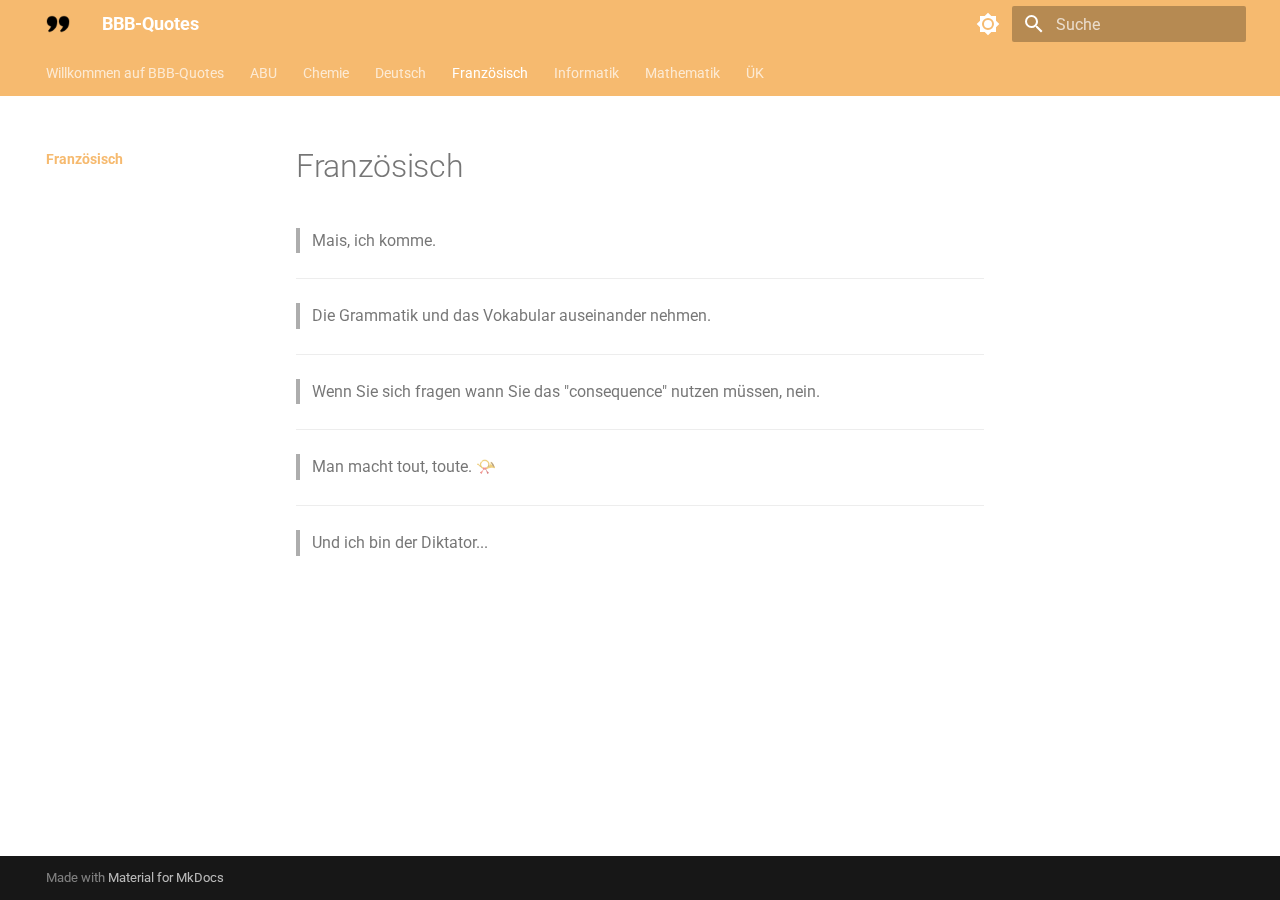
<file: franzoesisch/index.html>
<!doctype html>
<html lang="de" class="no-js">
  <head>
    
      <meta charset="utf-8">
      <meta name="viewport" content="width=device-width,initial-scale=1">
      
      
      
      
        <link rel="prev" href="../deutsch/">
      
      
        <link rel="next" href="../informatik/">
      
      <link rel="icon" href="../images/quotes.png">
      <meta name="generator" content="mkdocs-1.4.2, mkdocs-material-9.1.6">
    
    
      
        <title>Französisch - BBB-Quotes</title>
      
    
    
      <link rel="stylesheet" href="../assets/stylesheets/main.ded33207.min.css">
      
        
        <link rel="stylesheet" href="../assets/stylesheets/palette.a0c5b2b5.min.css">
      
      

    
    
    
      
        
        
        <link rel="preconnect" href="https://fonts.gstatic.com" crossorigin>
        <link rel="stylesheet" href="https://fonts.googleapis.com/css?family=Roboto:300,300i,400,400i,700,700i%7CRoboto+Mono:400,400i,700,700i&display=fallback">
        <style>:root{--md-text-font:"Roboto";--md-code-font:"Roboto Mono"}</style>
      
    
    
      <link rel="stylesheet" href="../stylesheets/extra.css">
    
    <script>__md_scope=new URL("..",location),__md_hash=e=>[...e].reduce((e,_)=>(e<<5)-e+_.charCodeAt(0),0),__md_get=(e,_=localStorage,t=__md_scope)=>JSON.parse(_.getItem(t.pathname+"."+e)),__md_set=(e,_,t=localStorage,a=__md_scope)=>{try{t.setItem(a.pathname+"."+e,JSON.stringify(_))}catch(e){}}</script>
    
      

    
    
    
  </head>
  
  
    
    
      
    
    
    
    
    <body dir="ltr" data-md-color-scheme="default" data-md-color-primary="" data-md-color-accent="">
  
    
    
      <script>var palette=__md_get("__palette");if(palette&&"object"==typeof palette.color)for(var key of Object.keys(palette.color))document.body.setAttribute("data-md-color-"+key,palette.color[key])</script>
    
    <input class="md-toggle" data-md-toggle="drawer" type="checkbox" id="__drawer" autocomplete="off">
    <input class="md-toggle" data-md-toggle="search" type="checkbox" id="__search" autocomplete="off">
    <label class="md-overlay" for="__drawer"></label>
    <div data-md-component="skip">
      
        
        <a href="#franzosisch" class="md-skip">
          Zum Inhalt
        </a>
      
    </div>
    <div data-md-component="announce">
      
    </div>
    
    
      

<header class="md-header" data-md-component="header">
  <nav class="md-header__inner md-grid" aria-label="Kopfzeile">
    <a href=".." title="BBB-Quotes" class="md-header__button md-logo" aria-label="BBB-Quotes" data-md-component="logo">
      
  <img src="../images/quotes.png" alt="logo">

    </a>
    <label class="md-header__button md-icon" for="__drawer">
      <svg xmlns="http://www.w3.org/2000/svg" viewBox="0 0 24 24"><path d="M3 6h18v2H3V6m0 5h18v2H3v-2m0 5h18v2H3v-2Z"/></svg>
    </label>
    <div class="md-header__title" data-md-component="header-title">
      <div class="md-header__ellipsis">
        <div class="md-header__topic">
          <span class="md-ellipsis">
            BBB-Quotes
          </span>
        </div>
        <div class="md-header__topic" data-md-component="header-topic">
          <span class="md-ellipsis">
            
              Französisch
            
          </span>
        </div>
      </div>
    </div>
    
      <form class="md-header__option" data-md-component="palette">
        
          
          <input class="md-option" data-md-color-media="" data-md-color-scheme="default" data-md-color-primary="" data-md-color-accent=""  aria-label="Switch to dark mode"  type="radio" name="__palette" id="__palette_1">
          
            <label class="md-header__button md-icon" title="Switch to dark mode" for="__palette_2" hidden>
              <svg xmlns="http://www.w3.org/2000/svg" viewBox="0 0 24 24"><path d="M12 8a4 4 0 0 0-4 4 4 4 0 0 0 4 4 4 4 0 0 0 4-4 4 4 0 0 0-4-4m0 10a6 6 0 0 1-6-6 6 6 0 0 1 6-6 6 6 0 0 1 6 6 6 6 0 0 1-6 6m8-9.31V4h-4.69L12 .69 8.69 4H4v4.69L.69 12 4 15.31V20h4.69L12 23.31 15.31 20H20v-4.69L23.31 12 20 8.69Z"/></svg>
            </label>
          
        
          
          <input class="md-option" data-md-color-media="" data-md-color-scheme="slate" data-md-color-primary="" data-md-color-accent=""  aria-label="Switch to light mode"  type="radio" name="__palette" id="__palette_2">
          
            <label class="md-header__button md-icon" title="Switch to light mode" for="__palette_1" hidden>
              <svg xmlns="http://www.w3.org/2000/svg" viewBox="0 0 24 24"><path d="M12 18c-.89 0-1.74-.2-2.5-.55C11.56 16.5 13 14.42 13 12c0-2.42-1.44-4.5-3.5-5.45C10.26 6.2 11.11 6 12 6a6 6 0 0 1 6 6 6 6 0 0 1-6 6m8-9.31V4h-4.69L12 .69 8.69 4H4v4.69L.69 12 4 15.31V20h4.69L12 23.31 15.31 20H20v-4.69L23.31 12 20 8.69Z"/></svg>
            </label>
          
        
      </form>
    
    
    
      <label class="md-header__button md-icon" for="__search">
        <svg xmlns="http://www.w3.org/2000/svg" viewBox="0 0 24 24"><path d="M9.5 3A6.5 6.5 0 0 1 16 9.5c0 1.61-.59 3.09-1.56 4.23l.27.27h.79l5 5-1.5 1.5-5-5v-.79l-.27-.27A6.516 6.516 0 0 1 9.5 16 6.5 6.5 0 0 1 3 9.5 6.5 6.5 0 0 1 9.5 3m0 2C7 5 5 7 5 9.5S7 14 9.5 14 14 12 14 9.5 12 5 9.5 5Z"/></svg>
      </label>
      <div class="md-search" data-md-component="search" role="dialog">
  <label class="md-search__overlay" for="__search"></label>
  <div class="md-search__inner" role="search">
    <form class="md-search__form" name="search">
      <input type="text" class="md-search__input" name="query" aria-label="Suche" placeholder="Suche" autocapitalize="off" autocorrect="off" autocomplete="off" spellcheck="false" data-md-component="search-query" required>
      <label class="md-search__icon md-icon" for="__search">
        <svg xmlns="http://www.w3.org/2000/svg" viewBox="0 0 24 24"><path d="M9.5 3A6.5 6.5 0 0 1 16 9.5c0 1.61-.59 3.09-1.56 4.23l.27.27h.79l5 5-1.5 1.5-5-5v-.79l-.27-.27A6.516 6.516 0 0 1 9.5 16 6.5 6.5 0 0 1 3 9.5 6.5 6.5 0 0 1 9.5 3m0 2C7 5 5 7 5 9.5S7 14 9.5 14 14 12 14 9.5 12 5 9.5 5Z"/></svg>
        <svg xmlns="http://www.w3.org/2000/svg" viewBox="0 0 24 24"><path d="M20 11v2H8l5.5 5.5-1.42 1.42L4.16 12l7.92-7.92L13.5 5.5 8 11h12Z"/></svg>
      </label>
      <nav class="md-search__options" aria-label="Suche">
        
        <button type="reset" class="md-search__icon md-icon" title="Zurücksetzen" aria-label="Zurücksetzen" tabindex="-1">
          <svg xmlns="http://www.w3.org/2000/svg" viewBox="0 0 24 24"><path d="M19 6.41 17.59 5 12 10.59 6.41 5 5 6.41 10.59 12 5 17.59 6.41 19 12 13.41 17.59 19 19 17.59 13.41 12 19 6.41Z"/></svg>
        </button>
      </nav>
      
    </form>
    <div class="md-search__output">
      <div class="md-search__scrollwrap" data-md-scrollfix>
        <div class="md-search-result" data-md-component="search-result">
          <div class="md-search-result__meta">
            Suche wird initialisiert
          </div>
          <ol class="md-search-result__list" role="presentation"></ol>
        </div>
      </div>
    </div>
  </div>
</div>
    
    
  </nav>
  
</header>
    
    <div class="md-container" data-md-component="container">
      
      
        
          
            
<nav class="md-tabs" aria-label="Hauptnavigation" data-md-component="tabs">
  <div class="md-grid">
    <ul class="md-tabs__list">
      
        
  
  


  <li class="md-tabs__item">
    <a href=".." class="md-tabs__link">
      Willkommen auf BBB-Quotes
    </a>
  </li>

      
        
  
  


  <li class="md-tabs__item">
    <a href="../abu/" class="md-tabs__link">
      ABU
    </a>
  </li>

      
        
  
  


  <li class="md-tabs__item">
    <a href="../chemie/" class="md-tabs__link">
      Chemie
    </a>
  </li>

      
        
  
  


  <li class="md-tabs__item">
    <a href="../deutsch/" class="md-tabs__link">
      Deutsch
    </a>
  </li>

      
        
  
  
    
  


  <li class="md-tabs__item">
    <a href="./" class="md-tabs__link md-tabs__link--active">
      Französisch
    </a>
  </li>

      
        
  
  


  <li class="md-tabs__item">
    <a href="../informatik/" class="md-tabs__link">
      Informatik
    </a>
  </li>

      
        
  
  


  <li class="md-tabs__item">
    <a href="../mathematik/" class="md-tabs__link">
      Mathematik
    </a>
  </li>

      
        
  
  


  <li class="md-tabs__item">
    <a href="../uek/" class="md-tabs__link">
      ÜK
    </a>
  </li>

      
    </ul>
  </div>
</nav>
          
        
      
      <main class="md-main" data-md-component="main">
        <div class="md-main__inner md-grid">
          
            
              
              <div class="md-sidebar md-sidebar--primary" data-md-component="sidebar" data-md-type="navigation" >
                <div class="md-sidebar__scrollwrap">
                  <div class="md-sidebar__inner">
                    

  


<nav class="md-nav md-nav--primary md-nav--lifted" aria-label="Navigation" data-md-level="0">
  <label class="md-nav__title" for="__drawer">
    <a href=".." title="BBB-Quotes" class="md-nav__button md-logo" aria-label="BBB-Quotes" data-md-component="logo">
      
  <img src="../images/quotes.png" alt="logo">

    </a>
    BBB-Quotes
  </label>
  
  <ul class="md-nav__list" data-md-scrollfix>
    
      
      
      

  
  
  
    <li class="md-nav__item">
      <a href=".." class="md-nav__link">
        Willkommen auf BBB-Quotes
      </a>
    </li>
  

    
      
      
      

  
  
  
    <li class="md-nav__item">
      <a href="../abu/" class="md-nav__link">
        ABU
      </a>
    </li>
  

    
      
      
      

  
  
  
    <li class="md-nav__item">
      <a href="../chemie/" class="md-nav__link">
        Chemie
      </a>
    </li>
  

    
      
      
      

  
  
  
    <li class="md-nav__item">
      <a href="../deutsch/" class="md-nav__link">
        Deutsch
      </a>
    </li>
  

    
      
      
      

  
  
    
  
  
    <li class="md-nav__item md-nav__item--active">
      
      <input class="md-nav__toggle md-toggle" type="checkbox" id="__toc">
      
      
        
      
      
      <a href="./" class="md-nav__link md-nav__link--active">
        Französisch
      </a>
      
    </li>
  

    
      
      
      

  
  
  
    <li class="md-nav__item">
      <a href="../informatik/" class="md-nav__link">
        Informatik
      </a>
    </li>
  

    
      
      
      

  
  
  
    <li class="md-nav__item">
      <a href="../mathematik/" class="md-nav__link">
        Mathematik
      </a>
    </li>
  

    
      
      
      

  
  
  
    <li class="md-nav__item">
      <a href="../uek/" class="md-nav__link">
        ÜK
      </a>
    </li>
  

    
  </ul>
</nav>
                  </div>
                </div>
              </div>
            
            
              
              <div class="md-sidebar md-sidebar--secondary" data-md-component="sidebar" data-md-type="toc" >
                <div class="md-sidebar__scrollwrap">
                  <div class="md-sidebar__inner">
                    

<nav class="md-nav md-nav--secondary" aria-label="Inhaltsverzeichnis">
  
  
  
    
  
  
</nav>
                  </div>
                </div>
              </div>
            
          
          
            <div class="md-content" data-md-component="content">
              <article class="md-content__inner md-typeset">
                
                  


<h1 id="franzosisch">Französisch</h1>
<blockquote>
<p>Mais, ich komme.</p>
</blockquote>
<hr />
<blockquote>
<p>Die Grammatik und das Vokabular auseinander nehmen.</p>
</blockquote>
<hr />
<blockquote>
<p>Wenn Sie sich fragen wann Sie das "consequence" nutzen müssen, nein.</p>
</blockquote>
<hr />
<blockquote>
<p>Man macht tout, toute. 📯</p>
</blockquote>
<hr />
<blockquote>
<p>Und ich bin der Diktator...</p>
</blockquote>





                
              </article>
            </div>
          
          
        </div>
        
      </main>
      
        <footer class="md-footer">
  
  <div class="md-footer-meta md-typeset">
    <div class="md-footer-meta__inner md-grid">
      <div class="md-copyright">
  
  
    Made with
    <a href="https://squidfunk.github.io/mkdocs-material/" target="_blank" rel="noopener">
      Material for MkDocs
    </a>
  
</div>
      
    </div>
  </div>
</footer>
      
    </div>
    <div class="md-dialog" data-md-component="dialog">
      <div class="md-dialog__inner md-typeset"></div>
    </div>
    
    <script id="__config" type="application/json">{"base": "..", "features": ["navigation.tabs"], "search": "../assets/javascripts/workers/search.208ed371.min.js", "translations": {"clipboard.copied": "In Zwischenablage kopiert", "clipboard.copy": "In Zwischenablage kopieren", "search.result.more.one": "1 weiteres Suchergebnis auf dieser Seite", "search.result.more.other": "# weitere Suchergebnisse auf dieser Seite", "search.result.none": "Keine Suchergebnisse", "search.result.one": "1 Suchergebnis", "search.result.other": "# Suchergebnisse", "search.result.placeholder": "Suchbegriff eingeben", "search.result.term.missing": "Es fehlt", "select.version": "Version ausw\u00e4hlen"}}</script>
    
    
      <script src="../assets/javascripts/bundle.51198bba.min.js"></script>
      
    
  </body>
</html>
</file>
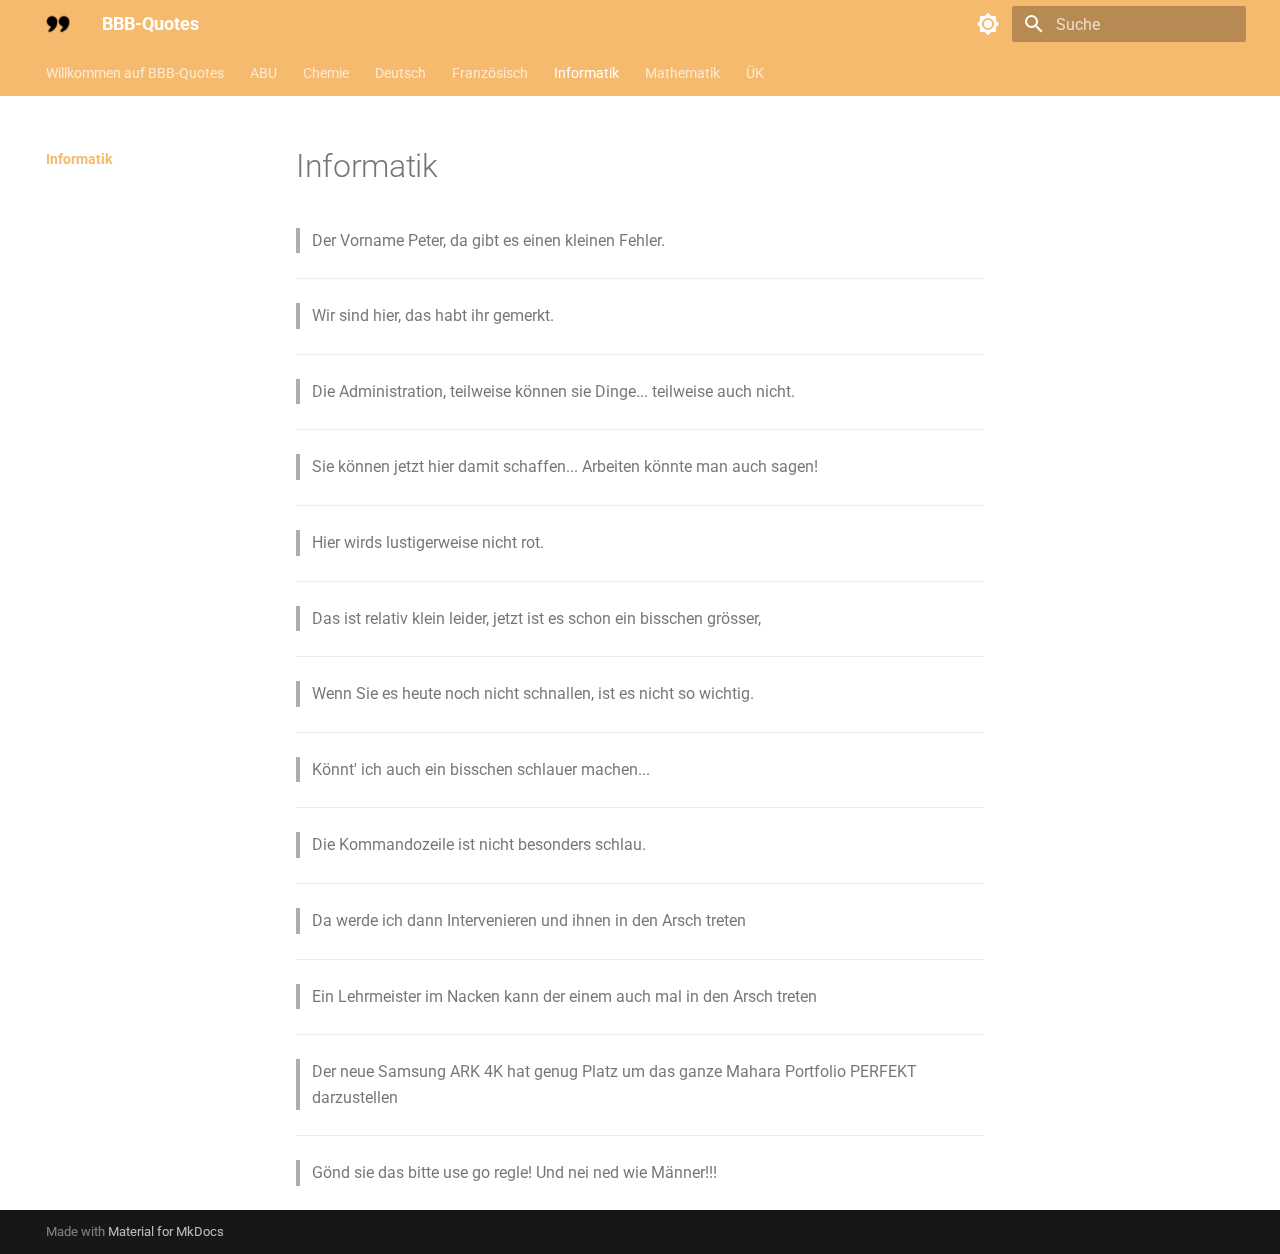
<file: informatik/index.html>
<!doctype html>
<html lang="de" class="no-js">
  <head>
    
      <meta charset="utf-8">
      <meta name="viewport" content="width=device-width,initial-scale=1">
      
      
      
      
        <link rel="prev" href="../franzoesisch/">
      
      
        <link rel="next" href="../mathematik/">
      
      <link rel="icon" href="../images/quotes.png">
      <meta name="generator" content="mkdocs-1.4.2, mkdocs-material-9.1.6">
    
    
      
        <title>Informatik - BBB-Quotes</title>
      
    
    
      <link rel="stylesheet" href="../assets/stylesheets/main.ded33207.min.css">
      
        
        <link rel="stylesheet" href="../assets/stylesheets/palette.a0c5b2b5.min.css">
      
      

    
    
    
      
        
        
        <link rel="preconnect" href="https://fonts.gstatic.com" crossorigin>
        <link rel="stylesheet" href="https://fonts.googleapis.com/css?family=Roboto:300,300i,400,400i,700,700i%7CRoboto+Mono:400,400i,700,700i&display=fallback">
        <style>:root{--md-text-font:"Roboto";--md-code-font:"Roboto Mono"}</style>
      
    
    
      <link rel="stylesheet" href="../stylesheets/extra.css">
    
    <script>__md_scope=new URL("..",location),__md_hash=e=>[...e].reduce((e,_)=>(e<<5)-e+_.charCodeAt(0),0),__md_get=(e,_=localStorage,t=__md_scope)=>JSON.parse(_.getItem(t.pathname+"."+e)),__md_set=(e,_,t=localStorage,a=__md_scope)=>{try{t.setItem(a.pathname+"."+e,JSON.stringify(_))}catch(e){}}</script>
    
      

    
    
    
  </head>
  
  
    
    
      
    
    
    
    
    <body dir="ltr" data-md-color-scheme="default" data-md-color-primary="" data-md-color-accent="">
  
    
    
      <script>var palette=__md_get("__palette");if(palette&&"object"==typeof palette.color)for(var key of Object.keys(palette.color))document.body.setAttribute("data-md-color-"+key,palette.color[key])</script>
    
    <input class="md-toggle" data-md-toggle="drawer" type="checkbox" id="__drawer" autocomplete="off">
    <input class="md-toggle" data-md-toggle="search" type="checkbox" id="__search" autocomplete="off">
    <label class="md-overlay" for="__drawer"></label>
    <div data-md-component="skip">
      
        
        <a href="#informatik" class="md-skip">
          Zum Inhalt
        </a>
      
    </div>
    <div data-md-component="announce">
      
    </div>
    
    
      

<header class="md-header" data-md-component="header">
  <nav class="md-header__inner md-grid" aria-label="Kopfzeile">
    <a href=".." title="BBB-Quotes" class="md-header__button md-logo" aria-label="BBB-Quotes" data-md-component="logo">
      
  <img src="../images/quotes.png" alt="logo">

    </a>
    <label class="md-header__button md-icon" for="__drawer">
      <svg xmlns="http://www.w3.org/2000/svg" viewBox="0 0 24 24"><path d="M3 6h18v2H3V6m0 5h18v2H3v-2m0 5h18v2H3v-2Z"/></svg>
    </label>
    <div class="md-header__title" data-md-component="header-title">
      <div class="md-header__ellipsis">
        <div class="md-header__topic">
          <span class="md-ellipsis">
            BBB-Quotes
          </span>
        </div>
        <div class="md-header__topic" data-md-component="header-topic">
          <span class="md-ellipsis">
            
              Informatik
            
          </span>
        </div>
      </div>
    </div>
    
      <form class="md-header__option" data-md-component="palette">
        
          
          <input class="md-option" data-md-color-media="" data-md-color-scheme="default" data-md-color-primary="" data-md-color-accent=""  aria-label="Switch to dark mode"  type="radio" name="__palette" id="__palette_1">
          
            <label class="md-header__button md-icon" title="Switch to dark mode" for="__palette_2" hidden>
              <svg xmlns="http://www.w3.org/2000/svg" viewBox="0 0 24 24"><path d="M12 8a4 4 0 0 0-4 4 4 4 0 0 0 4 4 4 4 0 0 0 4-4 4 4 0 0 0-4-4m0 10a6 6 0 0 1-6-6 6 6 0 0 1 6-6 6 6 0 0 1 6 6 6 6 0 0 1-6 6m8-9.31V4h-4.69L12 .69 8.69 4H4v4.69L.69 12 4 15.31V20h4.69L12 23.31 15.31 20H20v-4.69L23.31 12 20 8.69Z"/></svg>
            </label>
          
        
          
          <input class="md-option" data-md-color-media="" data-md-color-scheme="slate" data-md-color-primary="" data-md-color-accent=""  aria-label="Switch to light mode"  type="radio" name="__palette" id="__palette_2">
          
            <label class="md-header__button md-icon" title="Switch to light mode" for="__palette_1" hidden>
              <svg xmlns="http://www.w3.org/2000/svg" viewBox="0 0 24 24"><path d="M12 18c-.89 0-1.74-.2-2.5-.55C11.56 16.5 13 14.42 13 12c0-2.42-1.44-4.5-3.5-5.45C10.26 6.2 11.11 6 12 6a6 6 0 0 1 6 6 6 6 0 0 1-6 6m8-9.31V4h-4.69L12 .69 8.69 4H4v4.69L.69 12 4 15.31V20h4.69L12 23.31 15.31 20H20v-4.69L23.31 12 20 8.69Z"/></svg>
            </label>
          
        
      </form>
    
    
    
      <label class="md-header__button md-icon" for="__search">
        <svg xmlns="http://www.w3.org/2000/svg" viewBox="0 0 24 24"><path d="M9.5 3A6.5 6.5 0 0 1 16 9.5c0 1.61-.59 3.09-1.56 4.23l.27.27h.79l5 5-1.5 1.5-5-5v-.79l-.27-.27A6.516 6.516 0 0 1 9.5 16 6.5 6.5 0 0 1 3 9.5 6.5 6.5 0 0 1 9.5 3m0 2C7 5 5 7 5 9.5S7 14 9.5 14 14 12 14 9.5 12 5 9.5 5Z"/></svg>
      </label>
      <div class="md-search" data-md-component="search" role="dialog">
  <label class="md-search__overlay" for="__search"></label>
  <div class="md-search__inner" role="search">
    <form class="md-search__form" name="search">
      <input type="text" class="md-search__input" name="query" aria-label="Suche" placeholder="Suche" autocapitalize="off" autocorrect="off" autocomplete="off" spellcheck="false" data-md-component="search-query" required>
      <label class="md-search__icon md-icon" for="__search">
        <svg xmlns="http://www.w3.org/2000/svg" viewBox="0 0 24 24"><path d="M9.5 3A6.5 6.5 0 0 1 16 9.5c0 1.61-.59 3.09-1.56 4.23l.27.27h.79l5 5-1.5 1.5-5-5v-.79l-.27-.27A6.516 6.516 0 0 1 9.5 16 6.5 6.5 0 0 1 3 9.5 6.5 6.5 0 0 1 9.5 3m0 2C7 5 5 7 5 9.5S7 14 9.5 14 14 12 14 9.5 12 5 9.5 5Z"/></svg>
        <svg xmlns="http://www.w3.org/2000/svg" viewBox="0 0 24 24"><path d="M20 11v2H8l5.5 5.5-1.42 1.42L4.16 12l7.92-7.92L13.5 5.5 8 11h12Z"/></svg>
      </label>
      <nav class="md-search__options" aria-label="Suche">
        
        <button type="reset" class="md-search__icon md-icon" title="Zurücksetzen" aria-label="Zurücksetzen" tabindex="-1">
          <svg xmlns="http://www.w3.org/2000/svg" viewBox="0 0 24 24"><path d="M19 6.41 17.59 5 12 10.59 6.41 5 5 6.41 10.59 12 5 17.59 6.41 19 12 13.41 17.59 19 19 17.59 13.41 12 19 6.41Z"/></svg>
        </button>
      </nav>
      
    </form>
    <div class="md-search__output">
      <div class="md-search__scrollwrap" data-md-scrollfix>
        <div class="md-search-result" data-md-component="search-result">
          <div class="md-search-result__meta">
            Suche wird initialisiert
          </div>
          <ol class="md-search-result__list" role="presentation"></ol>
        </div>
      </div>
    </div>
  </div>
</div>
    
    
  </nav>
  
</header>
    
    <div class="md-container" data-md-component="container">
      
      
        
          
            
<nav class="md-tabs" aria-label="Hauptnavigation" data-md-component="tabs">
  <div class="md-grid">
    <ul class="md-tabs__list">
      
        
  
  


  <li class="md-tabs__item">
    <a href=".." class="md-tabs__link">
      Willkommen auf BBB-Quotes
    </a>
  </li>

      
        
  
  


  <li class="md-tabs__item">
    <a href="../abu/" class="md-tabs__link">
      ABU
    </a>
  </li>

      
        
  
  


  <li class="md-tabs__item">
    <a href="../chemie/" class="md-tabs__link">
      Chemie
    </a>
  </li>

      
        
  
  


  <li class="md-tabs__item">
    <a href="../deutsch/" class="md-tabs__link">
      Deutsch
    </a>
  </li>

      
        
  
  


  <li class="md-tabs__item">
    <a href="../franzoesisch/" class="md-tabs__link">
      Französisch
    </a>
  </li>

      
        
  
  
    
  


  <li class="md-tabs__item">
    <a href="./" class="md-tabs__link md-tabs__link--active">
      Informatik
    </a>
  </li>

      
        
  
  


  <li class="md-tabs__item">
    <a href="../mathematik/" class="md-tabs__link">
      Mathematik
    </a>
  </li>

      
        
  
  


  <li class="md-tabs__item">
    <a href="../uek/" class="md-tabs__link">
      ÜK
    </a>
  </li>

      
    </ul>
  </div>
</nav>
          
        
      
      <main class="md-main" data-md-component="main">
        <div class="md-main__inner md-grid">
          
            
              
              <div class="md-sidebar md-sidebar--primary" data-md-component="sidebar" data-md-type="navigation" >
                <div class="md-sidebar__scrollwrap">
                  <div class="md-sidebar__inner">
                    

  


<nav class="md-nav md-nav--primary md-nav--lifted" aria-label="Navigation" data-md-level="0">
  <label class="md-nav__title" for="__drawer">
    <a href=".." title="BBB-Quotes" class="md-nav__button md-logo" aria-label="BBB-Quotes" data-md-component="logo">
      
  <img src="../images/quotes.png" alt="logo">

    </a>
    BBB-Quotes
  </label>
  
  <ul class="md-nav__list" data-md-scrollfix>
    
      
      
      

  
  
  
    <li class="md-nav__item">
      <a href=".." class="md-nav__link">
        Willkommen auf BBB-Quotes
      </a>
    </li>
  

    
      
      
      

  
  
  
    <li class="md-nav__item">
      <a href="../abu/" class="md-nav__link">
        ABU
      </a>
    </li>
  

    
      
      
      

  
  
  
    <li class="md-nav__item">
      <a href="../chemie/" class="md-nav__link">
        Chemie
      </a>
    </li>
  

    
      
      
      

  
  
  
    <li class="md-nav__item">
      <a href="../deutsch/" class="md-nav__link">
        Deutsch
      </a>
    </li>
  

    
      
      
      

  
  
  
    <li class="md-nav__item">
      <a href="../franzoesisch/" class="md-nav__link">
        Französisch
      </a>
    </li>
  

    
      
      
      

  
  
    
  
  
    <li class="md-nav__item md-nav__item--active">
      
      <input class="md-nav__toggle md-toggle" type="checkbox" id="__toc">
      
      
        
      
      
      <a href="./" class="md-nav__link md-nav__link--active">
        Informatik
      </a>
      
    </li>
  

    
      
      
      

  
  
  
    <li class="md-nav__item">
      <a href="../mathematik/" class="md-nav__link">
        Mathematik
      </a>
    </li>
  

    
      
      
      

  
  
  
    <li class="md-nav__item">
      <a href="../uek/" class="md-nav__link">
        ÜK
      </a>
    </li>
  

    
  </ul>
</nav>
                  </div>
                </div>
              </div>
            
            
              
              <div class="md-sidebar md-sidebar--secondary" data-md-component="sidebar" data-md-type="toc" >
                <div class="md-sidebar__scrollwrap">
                  <div class="md-sidebar__inner">
                    

<nav class="md-nav md-nav--secondary" aria-label="Inhaltsverzeichnis">
  
  
  
    
  
  
</nav>
                  </div>
                </div>
              </div>
            
          
          
            <div class="md-content" data-md-component="content">
              <article class="md-content__inner md-typeset">
                
                  


<h1 id="informatik">Informatik</h1>
<blockquote>
<p>Der Vorname Peter, da gibt es einen kleinen Fehler.</p>
</blockquote>
<hr />
<blockquote>
<p>Wir sind hier, das habt ihr gemerkt.</p>
</blockquote>
<hr />
<blockquote>
<p>Die Administration, teilweise können sie Dinge... teilweise auch nicht.</p>
</blockquote>
<hr />
<blockquote>
<p>Sie können jetzt hier damit schaffen... Arbeiten könnte man auch sagen!</p>
</blockquote>
<hr />
<blockquote>
<p>Hier wirds lustigerweise nicht rot.</p>
</blockquote>
<hr />
<blockquote>
<p>Das ist relativ klein leider, jetzt ist es schon ein bisschen grösser,</p>
</blockquote>
<hr />
<blockquote>
<p>Wenn Sie es heute noch nicht schnallen, ist es nicht so wichtig.</p>
</blockquote>
<hr />
<blockquote>
<p>Könnt' ich auch ein bisschen schlauer machen...</p>
</blockquote>
<hr />
<blockquote>
<p>Die Kommandozeile ist nicht besonders schlau.</p>
</blockquote>
<hr />
<blockquote>
<p>Da werde ich dann Intervenieren und ihnen in den Arsch treten</p>
</blockquote>
<hr />
<blockquote>
<p>Ein Lehrmeister im Nacken kann der einem auch mal in den Arsch treten</p>
</blockquote>
<hr />
<blockquote>
<p>Der neue Samsung ARK 4K hat genug Platz um das ganze Mahara Portfolio PERFEKT darzustellen</p>
</blockquote>
<hr />
<blockquote>
<p>Gönd sie das bitte use go regle! Und nei ned wie Männer!!!</p>
</blockquote>





                
              </article>
            </div>
          
          
        </div>
        
      </main>
      
        <footer class="md-footer">
  
  <div class="md-footer-meta md-typeset">
    <div class="md-footer-meta__inner md-grid">
      <div class="md-copyright">
  
  
    Made with
    <a href="https://squidfunk.github.io/mkdocs-material/" target="_blank" rel="noopener">
      Material for MkDocs
    </a>
  
</div>
      
    </div>
  </div>
</footer>
      
    </div>
    <div class="md-dialog" data-md-component="dialog">
      <div class="md-dialog__inner md-typeset"></div>
    </div>
    
    <script id="__config" type="application/json">{"base": "..", "features": ["navigation.tabs"], "search": "../assets/javascripts/workers/search.208ed371.min.js", "translations": {"clipboard.copied": "In Zwischenablage kopiert", "clipboard.copy": "In Zwischenablage kopieren", "search.result.more.one": "1 weiteres Suchergebnis auf dieser Seite", "search.result.more.other": "# weitere Suchergebnisse auf dieser Seite", "search.result.none": "Keine Suchergebnisse", "search.result.one": "1 Suchergebnis", "search.result.other": "# Suchergebnisse", "search.result.placeholder": "Suchbegriff eingeben", "search.result.term.missing": "Es fehlt", "select.version": "Version ausw\u00e4hlen"}}</script>
    
    
      <script src="../assets/javascripts/bundle.51198bba.min.js"></script>
      
    
  </body>
</html>
</file>
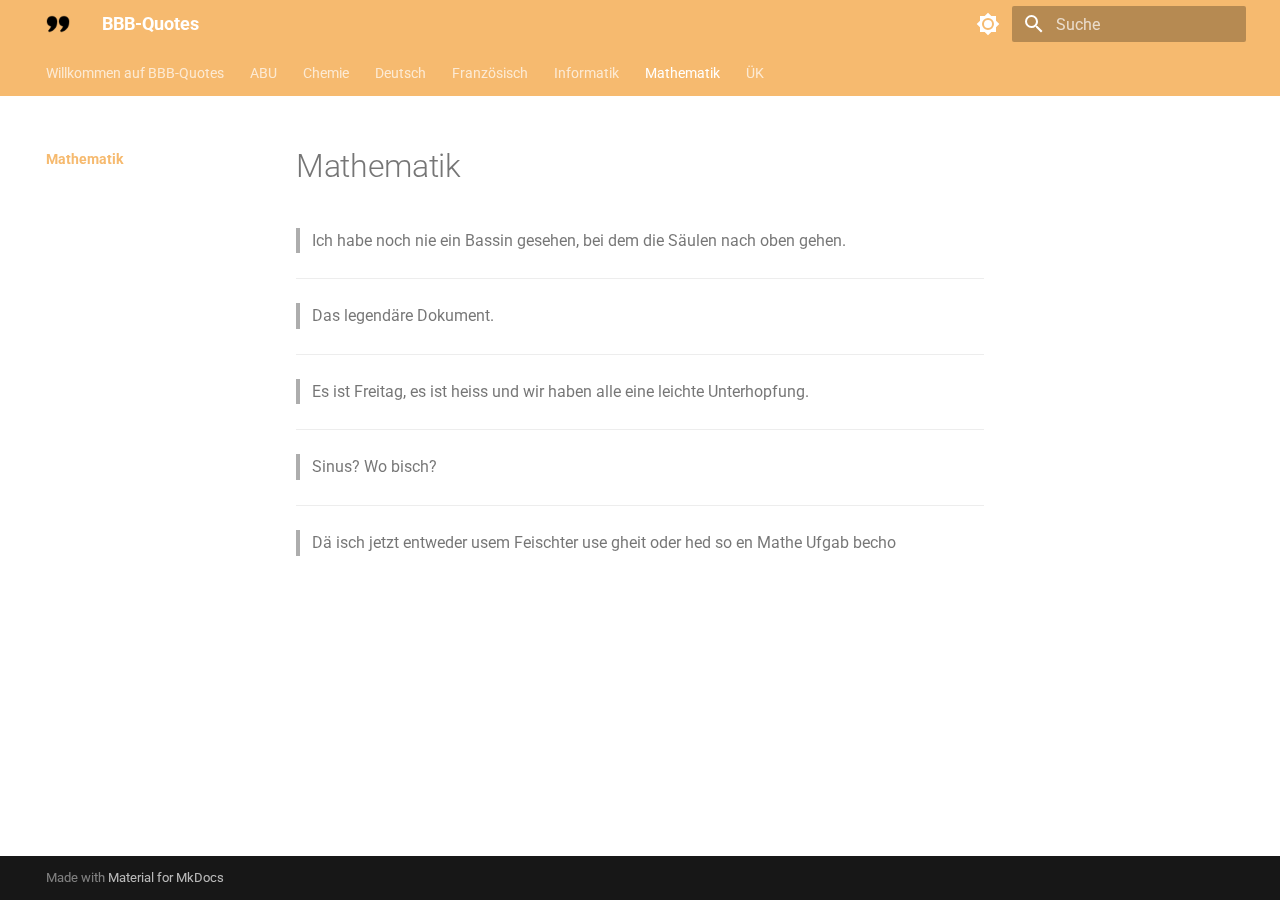
<file: mathematik/index.html>
<!doctype html>
<html lang="de" class="no-js">
  <head>
    
      <meta charset="utf-8">
      <meta name="viewport" content="width=device-width,initial-scale=1">
      
      
      
      
        <link rel="prev" href="../informatik/">
      
      
        <link rel="next" href="../uek/">
      
      <link rel="icon" href="../images/quotes.png">
      <meta name="generator" content="mkdocs-1.4.2, mkdocs-material-9.1.6">
    
    
      
        <title>Mathematik - BBB-Quotes</title>
      
    
    
      <link rel="stylesheet" href="../assets/stylesheets/main.ded33207.min.css">
      
        
        <link rel="stylesheet" href="../assets/stylesheets/palette.a0c5b2b5.min.css">
      
      

    
    
    
      
        
        
        <link rel="preconnect" href="https://fonts.gstatic.com" crossorigin>
        <link rel="stylesheet" href="https://fonts.googleapis.com/css?family=Roboto:300,300i,400,400i,700,700i%7CRoboto+Mono:400,400i,700,700i&display=fallback">
        <style>:root{--md-text-font:"Roboto";--md-code-font:"Roboto Mono"}</style>
      
    
    
      <link rel="stylesheet" href="../stylesheets/extra.css">
    
    <script>__md_scope=new URL("..",location),__md_hash=e=>[...e].reduce((e,_)=>(e<<5)-e+_.charCodeAt(0),0),__md_get=(e,_=localStorage,t=__md_scope)=>JSON.parse(_.getItem(t.pathname+"."+e)),__md_set=(e,_,t=localStorage,a=__md_scope)=>{try{t.setItem(a.pathname+"."+e,JSON.stringify(_))}catch(e){}}</script>
    
      

    
    
    
  </head>
  
  
    
    
      
    
    
    
    
    <body dir="ltr" data-md-color-scheme="default" data-md-color-primary="" data-md-color-accent="">
  
    
    
      <script>var palette=__md_get("__palette");if(palette&&"object"==typeof palette.color)for(var key of Object.keys(palette.color))document.body.setAttribute("data-md-color-"+key,palette.color[key])</script>
    
    <input class="md-toggle" data-md-toggle="drawer" type="checkbox" id="__drawer" autocomplete="off">
    <input class="md-toggle" data-md-toggle="search" type="checkbox" id="__search" autocomplete="off">
    <label class="md-overlay" for="__drawer"></label>
    <div data-md-component="skip">
      
        
        <a href="#mathematik" class="md-skip">
          Zum Inhalt
        </a>
      
    </div>
    <div data-md-component="announce">
      
    </div>
    
    
      

<header class="md-header" data-md-component="header">
  <nav class="md-header__inner md-grid" aria-label="Kopfzeile">
    <a href=".." title="BBB-Quotes" class="md-header__button md-logo" aria-label="BBB-Quotes" data-md-component="logo">
      
  <img src="../images/quotes.png" alt="logo">

    </a>
    <label class="md-header__button md-icon" for="__drawer">
      <svg xmlns="http://www.w3.org/2000/svg" viewBox="0 0 24 24"><path d="M3 6h18v2H3V6m0 5h18v2H3v-2m0 5h18v2H3v-2Z"/></svg>
    </label>
    <div class="md-header__title" data-md-component="header-title">
      <div class="md-header__ellipsis">
        <div class="md-header__topic">
          <span class="md-ellipsis">
            BBB-Quotes
          </span>
        </div>
        <div class="md-header__topic" data-md-component="header-topic">
          <span class="md-ellipsis">
            
              Mathematik
            
          </span>
        </div>
      </div>
    </div>
    
      <form class="md-header__option" data-md-component="palette">
        
          
          <input class="md-option" data-md-color-media="" data-md-color-scheme="default" data-md-color-primary="" data-md-color-accent=""  aria-label="Switch to dark mode"  type="radio" name="__palette" id="__palette_1">
          
            <label class="md-header__button md-icon" title="Switch to dark mode" for="__palette_2" hidden>
              <svg xmlns="http://www.w3.org/2000/svg" viewBox="0 0 24 24"><path d="M12 8a4 4 0 0 0-4 4 4 4 0 0 0 4 4 4 4 0 0 0 4-4 4 4 0 0 0-4-4m0 10a6 6 0 0 1-6-6 6 6 0 0 1 6-6 6 6 0 0 1 6 6 6 6 0 0 1-6 6m8-9.31V4h-4.69L12 .69 8.69 4H4v4.69L.69 12 4 15.31V20h4.69L12 23.31 15.31 20H20v-4.69L23.31 12 20 8.69Z"/></svg>
            </label>
          
        
          
          <input class="md-option" data-md-color-media="" data-md-color-scheme="slate" data-md-color-primary="" data-md-color-accent=""  aria-label="Switch to light mode"  type="radio" name="__palette" id="__palette_2">
          
            <label class="md-header__button md-icon" title="Switch to light mode" for="__palette_1" hidden>
              <svg xmlns="http://www.w3.org/2000/svg" viewBox="0 0 24 24"><path d="M12 18c-.89 0-1.74-.2-2.5-.55C11.56 16.5 13 14.42 13 12c0-2.42-1.44-4.5-3.5-5.45C10.26 6.2 11.11 6 12 6a6 6 0 0 1 6 6 6 6 0 0 1-6 6m8-9.31V4h-4.69L12 .69 8.69 4H4v4.69L.69 12 4 15.31V20h4.69L12 23.31 15.31 20H20v-4.69L23.31 12 20 8.69Z"/></svg>
            </label>
          
        
      </form>
    
    
    
      <label class="md-header__button md-icon" for="__search">
        <svg xmlns="http://www.w3.org/2000/svg" viewBox="0 0 24 24"><path d="M9.5 3A6.5 6.5 0 0 1 16 9.5c0 1.61-.59 3.09-1.56 4.23l.27.27h.79l5 5-1.5 1.5-5-5v-.79l-.27-.27A6.516 6.516 0 0 1 9.5 16 6.5 6.5 0 0 1 3 9.5 6.5 6.5 0 0 1 9.5 3m0 2C7 5 5 7 5 9.5S7 14 9.5 14 14 12 14 9.5 12 5 9.5 5Z"/></svg>
      </label>
      <div class="md-search" data-md-component="search" role="dialog">
  <label class="md-search__overlay" for="__search"></label>
  <div class="md-search__inner" role="search">
    <form class="md-search__form" name="search">
      <input type="text" class="md-search__input" name="query" aria-label="Suche" placeholder="Suche" autocapitalize="off" autocorrect="off" autocomplete="off" spellcheck="false" data-md-component="search-query" required>
      <label class="md-search__icon md-icon" for="__search">
        <svg xmlns="http://www.w3.org/2000/svg" viewBox="0 0 24 24"><path d="M9.5 3A6.5 6.5 0 0 1 16 9.5c0 1.61-.59 3.09-1.56 4.23l.27.27h.79l5 5-1.5 1.5-5-5v-.79l-.27-.27A6.516 6.516 0 0 1 9.5 16 6.5 6.5 0 0 1 3 9.5 6.5 6.5 0 0 1 9.5 3m0 2C7 5 5 7 5 9.5S7 14 9.5 14 14 12 14 9.5 12 5 9.5 5Z"/></svg>
        <svg xmlns="http://www.w3.org/2000/svg" viewBox="0 0 24 24"><path d="M20 11v2H8l5.5 5.5-1.42 1.42L4.16 12l7.92-7.92L13.5 5.5 8 11h12Z"/></svg>
      </label>
      <nav class="md-search__options" aria-label="Suche">
        
        <button type="reset" class="md-search__icon md-icon" title="Zurücksetzen" aria-label="Zurücksetzen" tabindex="-1">
          <svg xmlns="http://www.w3.org/2000/svg" viewBox="0 0 24 24"><path d="M19 6.41 17.59 5 12 10.59 6.41 5 5 6.41 10.59 12 5 17.59 6.41 19 12 13.41 17.59 19 19 17.59 13.41 12 19 6.41Z"/></svg>
        </button>
      </nav>
      
    </form>
    <div class="md-search__output">
      <div class="md-search__scrollwrap" data-md-scrollfix>
        <div class="md-search-result" data-md-component="search-result">
          <div class="md-search-result__meta">
            Suche wird initialisiert
          </div>
          <ol class="md-search-result__list" role="presentation"></ol>
        </div>
      </div>
    </div>
  </div>
</div>
    
    
  </nav>
  
</header>
    
    <div class="md-container" data-md-component="container">
      
      
        
          
            
<nav class="md-tabs" aria-label="Hauptnavigation" data-md-component="tabs">
  <div class="md-grid">
    <ul class="md-tabs__list">
      
        
  
  


  <li class="md-tabs__item">
    <a href=".." class="md-tabs__link">
      Willkommen auf BBB-Quotes
    </a>
  </li>

      
        
  
  


  <li class="md-tabs__item">
    <a href="../abu/" class="md-tabs__link">
      ABU
    </a>
  </li>

      
        
  
  


  <li class="md-tabs__item">
    <a href="../chemie/" class="md-tabs__link">
      Chemie
    </a>
  </li>

      
        
  
  


  <li class="md-tabs__item">
    <a href="../deutsch/" class="md-tabs__link">
      Deutsch
    </a>
  </li>

      
        
  
  


  <li class="md-tabs__item">
    <a href="../franzoesisch/" class="md-tabs__link">
      Französisch
    </a>
  </li>

      
        
  
  


  <li class="md-tabs__item">
    <a href="../informatik/" class="md-tabs__link">
      Informatik
    </a>
  </li>

      
        
  
  
    
  


  <li class="md-tabs__item">
    <a href="./" class="md-tabs__link md-tabs__link--active">
      Mathematik
    </a>
  </li>

      
        
  
  


  <li class="md-tabs__item">
    <a href="../uek/" class="md-tabs__link">
      ÜK
    </a>
  </li>

      
    </ul>
  </div>
</nav>
          
        
      
      <main class="md-main" data-md-component="main">
        <div class="md-main__inner md-grid">
          
            
              
              <div class="md-sidebar md-sidebar--primary" data-md-component="sidebar" data-md-type="navigation" >
                <div class="md-sidebar__scrollwrap">
                  <div class="md-sidebar__inner">
                    

  


<nav class="md-nav md-nav--primary md-nav--lifted" aria-label="Navigation" data-md-level="0">
  <label class="md-nav__title" for="__drawer">
    <a href=".." title="BBB-Quotes" class="md-nav__button md-logo" aria-label="BBB-Quotes" data-md-component="logo">
      
  <img src="../images/quotes.png" alt="logo">

    </a>
    BBB-Quotes
  </label>
  
  <ul class="md-nav__list" data-md-scrollfix>
    
      
      
      

  
  
  
    <li class="md-nav__item">
      <a href=".." class="md-nav__link">
        Willkommen auf BBB-Quotes
      </a>
    </li>
  

    
      
      
      

  
  
  
    <li class="md-nav__item">
      <a href="../abu/" class="md-nav__link">
        ABU
      </a>
    </li>
  

    
      
      
      

  
  
  
    <li class="md-nav__item">
      <a href="../chemie/" class="md-nav__link">
        Chemie
      </a>
    </li>
  

    
      
      
      

  
  
  
    <li class="md-nav__item">
      <a href="../deutsch/" class="md-nav__link">
        Deutsch
      </a>
    </li>
  

    
      
      
      

  
  
  
    <li class="md-nav__item">
      <a href="../franzoesisch/" class="md-nav__link">
        Französisch
      </a>
    </li>
  

    
      
      
      

  
  
  
    <li class="md-nav__item">
      <a href="../informatik/" class="md-nav__link">
        Informatik
      </a>
    </li>
  

    
      
      
      

  
  
    
  
  
    <li class="md-nav__item md-nav__item--active">
      
      <input class="md-nav__toggle md-toggle" type="checkbox" id="__toc">
      
      
        
      
      
      <a href="./" class="md-nav__link md-nav__link--active">
        Mathematik
      </a>
      
    </li>
  

    
      
      
      

  
  
  
    <li class="md-nav__item">
      <a href="../uek/" class="md-nav__link">
        ÜK
      </a>
    </li>
  

    
  </ul>
</nav>
                  </div>
                </div>
              </div>
            
            
              
              <div class="md-sidebar md-sidebar--secondary" data-md-component="sidebar" data-md-type="toc" >
                <div class="md-sidebar__scrollwrap">
                  <div class="md-sidebar__inner">
                    

<nav class="md-nav md-nav--secondary" aria-label="Inhaltsverzeichnis">
  
  
  
    
  
  
</nav>
                  </div>
                </div>
              </div>
            
          
          
            <div class="md-content" data-md-component="content">
              <article class="md-content__inner md-typeset">
                
                  


<h1 id="mathematik">Mathematik</h1>
<blockquote>
<p>Ich habe noch nie ein Bassin gesehen, bei dem die Säulen nach oben gehen.</p>
</blockquote>
<hr />
<blockquote>
<p>Das legendäre Dokument.</p>
</blockquote>
<hr />
<blockquote>
<p>Es ist Freitag, es ist heiss und wir haben alle eine leichte Unterhopfung.</p>
</blockquote>
<hr />
<blockquote>
<p>Sinus? Wo bisch?</p>
</blockquote>
<hr />
<blockquote>
<p>Dä isch jetzt entweder usem Feischter use gheit oder hed so en Mathe Ufgab becho</p>
</blockquote>





                
              </article>
            </div>
          
          
        </div>
        
      </main>
      
        <footer class="md-footer">
  
  <div class="md-footer-meta md-typeset">
    <div class="md-footer-meta__inner md-grid">
      <div class="md-copyright">
  
  
    Made with
    <a href="https://squidfunk.github.io/mkdocs-material/" target="_blank" rel="noopener">
      Material for MkDocs
    </a>
  
</div>
      
    </div>
  </div>
</footer>
      
    </div>
    <div class="md-dialog" data-md-component="dialog">
      <div class="md-dialog__inner md-typeset"></div>
    </div>
    
    <script id="__config" type="application/json">{"base": "..", "features": ["navigation.tabs"], "search": "../assets/javascripts/workers/search.208ed371.min.js", "translations": {"clipboard.copied": "In Zwischenablage kopiert", "clipboard.copy": "In Zwischenablage kopieren", "search.result.more.one": "1 weiteres Suchergebnis auf dieser Seite", "search.result.more.other": "# weitere Suchergebnisse auf dieser Seite", "search.result.none": "Keine Suchergebnisse", "search.result.one": "1 Suchergebnis", "search.result.other": "# Suchergebnisse", "search.result.placeholder": "Suchbegriff eingeben", "search.result.term.missing": "Es fehlt", "select.version": "Version ausw\u00e4hlen"}}</script>
    
    
      <script src="../assets/javascripts/bundle.51198bba.min.js"></script>
      
    
  </body>
</html>
</file>
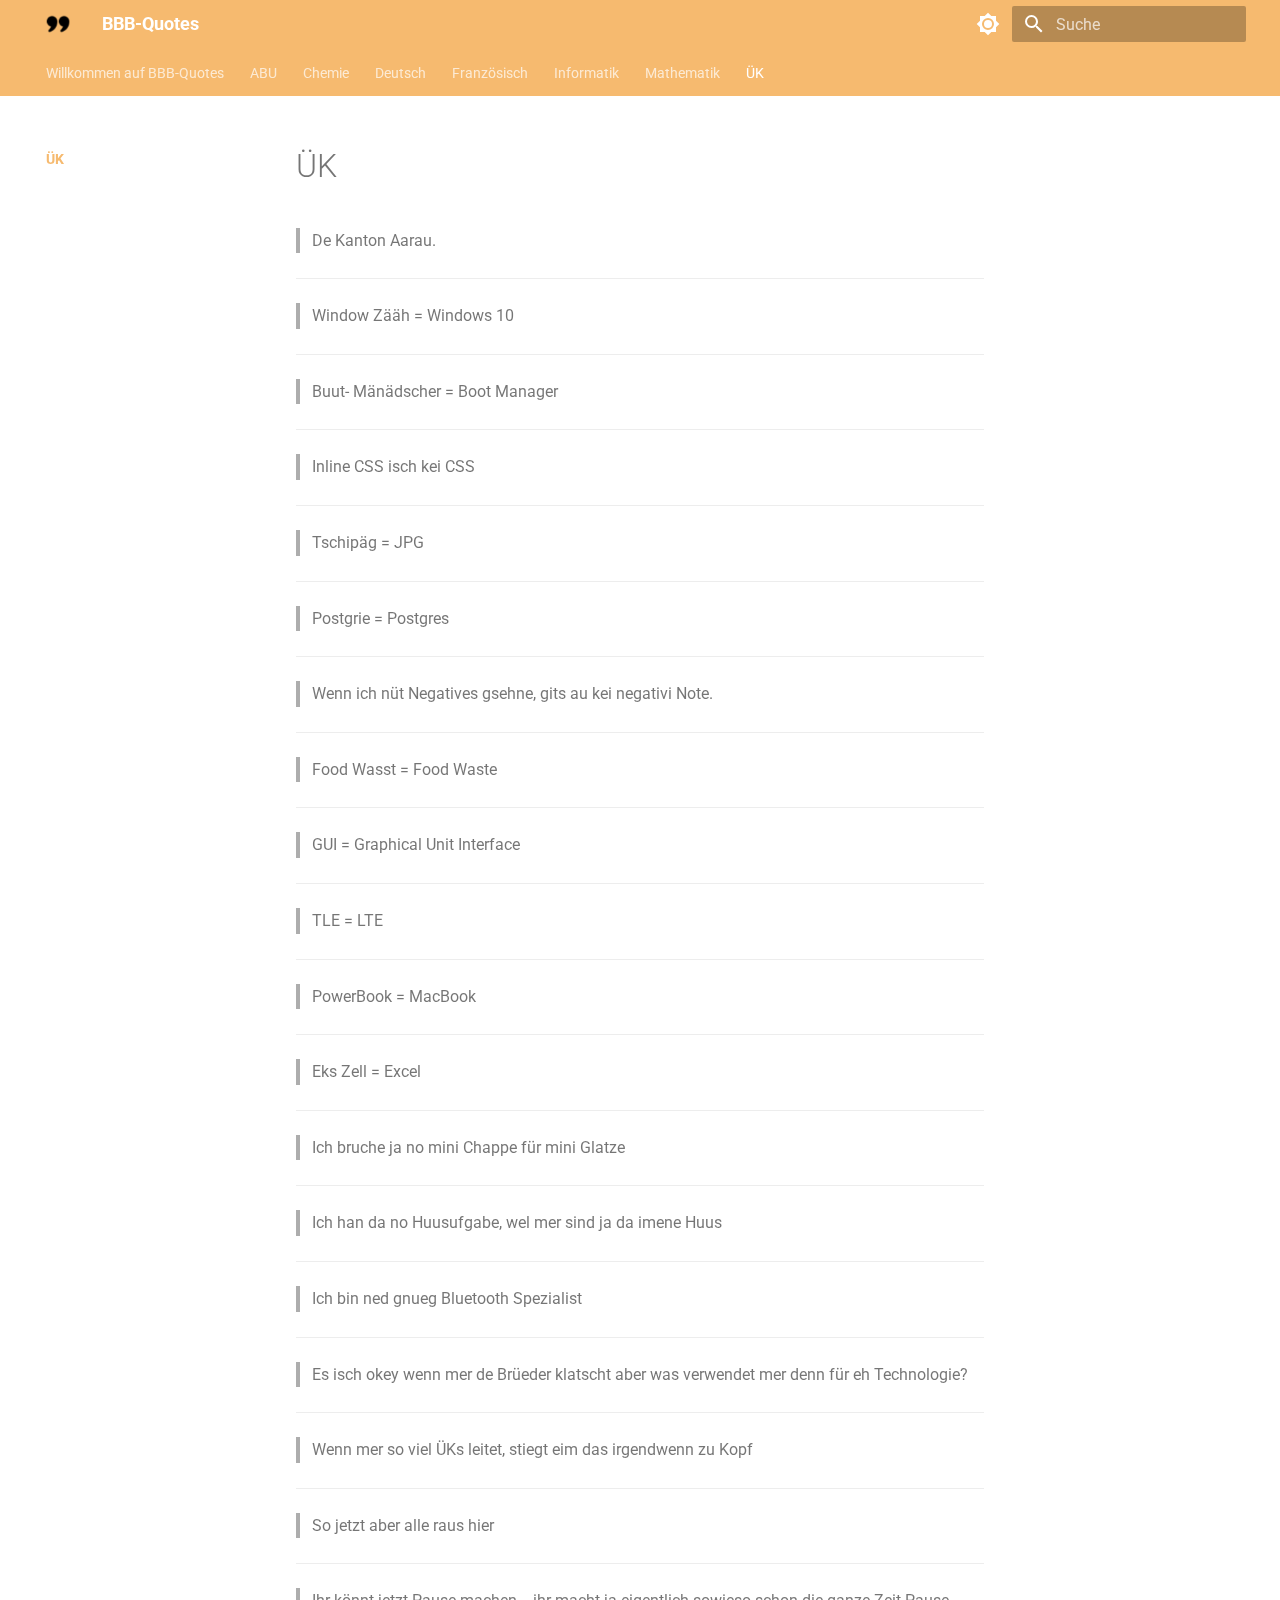
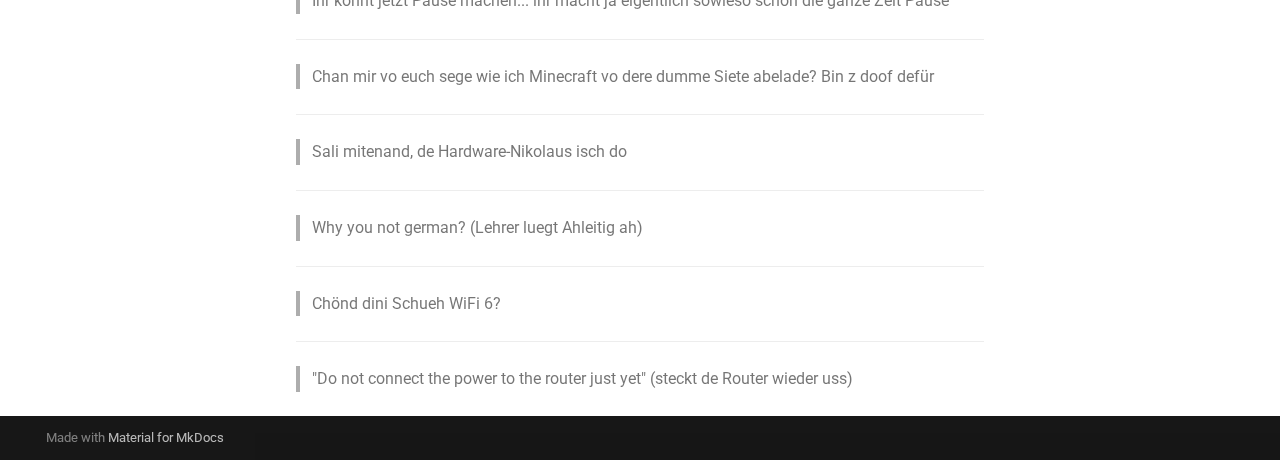
<file: uek/index.html>
<!doctype html>
<html lang="de" class="no-js">
  <head>
    
      <meta charset="utf-8">
      <meta name="viewport" content="width=device-width,initial-scale=1">
      
      
      
      
        <link rel="prev" href="../mathematik/">
      
      
      <link rel="icon" href="../images/quotes.png">
      <meta name="generator" content="mkdocs-1.4.2, mkdocs-material-9.1.6">
    
    
      
        <title>ÜK - BBB-Quotes</title>
      
    
    
      <link rel="stylesheet" href="../assets/stylesheets/main.ded33207.min.css">
      
        
        <link rel="stylesheet" href="../assets/stylesheets/palette.a0c5b2b5.min.css">
      
      

    
    
    
      
        
        
        <link rel="preconnect" href="https://fonts.gstatic.com" crossorigin>
        <link rel="stylesheet" href="https://fonts.googleapis.com/css?family=Roboto:300,300i,400,400i,700,700i%7CRoboto+Mono:400,400i,700,700i&display=fallback">
        <style>:root{--md-text-font:"Roboto";--md-code-font:"Roboto Mono"}</style>
      
    
    
      <link rel="stylesheet" href="../stylesheets/extra.css">
    
    <script>__md_scope=new URL("..",location),__md_hash=e=>[...e].reduce((e,_)=>(e<<5)-e+_.charCodeAt(0),0),__md_get=(e,_=localStorage,t=__md_scope)=>JSON.parse(_.getItem(t.pathname+"."+e)),__md_set=(e,_,t=localStorage,a=__md_scope)=>{try{t.setItem(a.pathname+"."+e,JSON.stringify(_))}catch(e){}}</script>
    
      

    
    
    
  </head>
  
  
    
    
      
    
    
    
    
    <body dir="ltr" data-md-color-scheme="default" data-md-color-primary="" data-md-color-accent="">
  
    
    
      <script>var palette=__md_get("__palette");if(palette&&"object"==typeof palette.color)for(var key of Object.keys(palette.color))document.body.setAttribute("data-md-color-"+key,palette.color[key])</script>
    
    <input class="md-toggle" data-md-toggle="drawer" type="checkbox" id="__drawer" autocomplete="off">
    <input class="md-toggle" data-md-toggle="search" type="checkbox" id="__search" autocomplete="off">
    <label class="md-overlay" for="__drawer"></label>
    <div data-md-component="skip">
      
        
        <a href="#uk" class="md-skip">
          Zum Inhalt
        </a>
      
    </div>
    <div data-md-component="announce">
      
    </div>
    
    
      

<header class="md-header" data-md-component="header">
  <nav class="md-header__inner md-grid" aria-label="Kopfzeile">
    <a href=".." title="BBB-Quotes" class="md-header__button md-logo" aria-label="BBB-Quotes" data-md-component="logo">
      
  <img src="../images/quotes.png" alt="logo">

    </a>
    <label class="md-header__button md-icon" for="__drawer">
      <svg xmlns="http://www.w3.org/2000/svg" viewBox="0 0 24 24"><path d="M3 6h18v2H3V6m0 5h18v2H3v-2m0 5h18v2H3v-2Z"/></svg>
    </label>
    <div class="md-header__title" data-md-component="header-title">
      <div class="md-header__ellipsis">
        <div class="md-header__topic">
          <span class="md-ellipsis">
            BBB-Quotes
          </span>
        </div>
        <div class="md-header__topic" data-md-component="header-topic">
          <span class="md-ellipsis">
            
              ÜK
            
          </span>
        </div>
      </div>
    </div>
    
      <form class="md-header__option" data-md-component="palette">
        
          
          <input class="md-option" data-md-color-media="" data-md-color-scheme="default" data-md-color-primary="" data-md-color-accent=""  aria-label="Switch to dark mode"  type="radio" name="__palette" id="__palette_1">
          
            <label class="md-header__button md-icon" title="Switch to dark mode" for="__palette_2" hidden>
              <svg xmlns="http://www.w3.org/2000/svg" viewBox="0 0 24 24"><path d="M12 8a4 4 0 0 0-4 4 4 4 0 0 0 4 4 4 4 0 0 0 4-4 4 4 0 0 0-4-4m0 10a6 6 0 0 1-6-6 6 6 0 0 1 6-6 6 6 0 0 1 6 6 6 6 0 0 1-6 6m8-9.31V4h-4.69L12 .69 8.69 4H4v4.69L.69 12 4 15.31V20h4.69L12 23.31 15.31 20H20v-4.69L23.31 12 20 8.69Z"/></svg>
            </label>
          
        
          
          <input class="md-option" data-md-color-media="" data-md-color-scheme="slate" data-md-color-primary="" data-md-color-accent=""  aria-label="Switch to light mode"  type="radio" name="__palette" id="__palette_2">
          
            <label class="md-header__button md-icon" title="Switch to light mode" for="__palette_1" hidden>
              <svg xmlns="http://www.w3.org/2000/svg" viewBox="0 0 24 24"><path d="M12 18c-.89 0-1.74-.2-2.5-.55C11.56 16.5 13 14.42 13 12c0-2.42-1.44-4.5-3.5-5.45C10.26 6.2 11.11 6 12 6a6 6 0 0 1 6 6 6 6 0 0 1-6 6m8-9.31V4h-4.69L12 .69 8.69 4H4v4.69L.69 12 4 15.31V20h4.69L12 23.31 15.31 20H20v-4.69L23.31 12 20 8.69Z"/></svg>
            </label>
          
        
      </form>
    
    
    
      <label class="md-header__button md-icon" for="__search">
        <svg xmlns="http://www.w3.org/2000/svg" viewBox="0 0 24 24"><path d="M9.5 3A6.5 6.5 0 0 1 16 9.5c0 1.61-.59 3.09-1.56 4.23l.27.27h.79l5 5-1.5 1.5-5-5v-.79l-.27-.27A6.516 6.516 0 0 1 9.5 16 6.5 6.5 0 0 1 3 9.5 6.5 6.5 0 0 1 9.5 3m0 2C7 5 5 7 5 9.5S7 14 9.5 14 14 12 14 9.5 12 5 9.5 5Z"/></svg>
      </label>
      <div class="md-search" data-md-component="search" role="dialog">
  <label class="md-search__overlay" for="__search"></label>
  <div class="md-search__inner" role="search">
    <form class="md-search__form" name="search">
      <input type="text" class="md-search__input" name="query" aria-label="Suche" placeholder="Suche" autocapitalize="off" autocorrect="off" autocomplete="off" spellcheck="false" data-md-component="search-query" required>
      <label class="md-search__icon md-icon" for="__search">
        <svg xmlns="http://www.w3.org/2000/svg" viewBox="0 0 24 24"><path d="M9.5 3A6.5 6.5 0 0 1 16 9.5c0 1.61-.59 3.09-1.56 4.23l.27.27h.79l5 5-1.5 1.5-5-5v-.79l-.27-.27A6.516 6.516 0 0 1 9.5 16 6.5 6.5 0 0 1 3 9.5 6.5 6.5 0 0 1 9.5 3m0 2C7 5 5 7 5 9.5S7 14 9.5 14 14 12 14 9.5 12 5 9.5 5Z"/></svg>
        <svg xmlns="http://www.w3.org/2000/svg" viewBox="0 0 24 24"><path d="M20 11v2H8l5.5 5.5-1.42 1.42L4.16 12l7.92-7.92L13.5 5.5 8 11h12Z"/></svg>
      </label>
      <nav class="md-search__options" aria-label="Suche">
        
        <button type="reset" class="md-search__icon md-icon" title="Zurücksetzen" aria-label="Zurücksetzen" tabindex="-1">
          <svg xmlns="http://www.w3.org/2000/svg" viewBox="0 0 24 24"><path d="M19 6.41 17.59 5 12 10.59 6.41 5 5 6.41 10.59 12 5 17.59 6.41 19 12 13.41 17.59 19 19 17.59 13.41 12 19 6.41Z"/></svg>
        </button>
      </nav>
      
    </form>
    <div class="md-search__output">
      <div class="md-search__scrollwrap" data-md-scrollfix>
        <div class="md-search-result" data-md-component="search-result">
          <div class="md-search-result__meta">
            Suche wird initialisiert
          </div>
          <ol class="md-search-result__list" role="presentation"></ol>
        </div>
      </div>
    </div>
  </div>
</div>
    
    
  </nav>
  
</header>
    
    <div class="md-container" data-md-component="container">
      
      
        
          
            
<nav class="md-tabs" aria-label="Hauptnavigation" data-md-component="tabs">
  <div class="md-grid">
    <ul class="md-tabs__list">
      
        
  
  


  <li class="md-tabs__item">
    <a href=".." class="md-tabs__link">
      Willkommen auf BBB-Quotes
    </a>
  </li>

      
        
  
  


  <li class="md-tabs__item">
    <a href="../abu/" class="md-tabs__link">
      ABU
    </a>
  </li>

      
        
  
  


  <li class="md-tabs__item">
    <a href="../chemie/" class="md-tabs__link">
      Chemie
    </a>
  </li>

      
        
  
  


  <li class="md-tabs__item">
    <a href="../deutsch/" class="md-tabs__link">
      Deutsch
    </a>
  </li>

      
        
  
  


  <li class="md-tabs__item">
    <a href="../franzoesisch/" class="md-tabs__link">
      Französisch
    </a>
  </li>

      
        
  
  


  <li class="md-tabs__item">
    <a href="../informatik/" class="md-tabs__link">
      Informatik
    </a>
  </li>

      
        
  
  


  <li class="md-tabs__item">
    <a href="../mathematik/" class="md-tabs__link">
      Mathematik
    </a>
  </li>

      
        
  
  
    
  


  <li class="md-tabs__item">
    <a href="./" class="md-tabs__link md-tabs__link--active">
      ÜK
    </a>
  </li>

      
    </ul>
  </div>
</nav>
          
        
      
      <main class="md-main" data-md-component="main">
        <div class="md-main__inner md-grid">
          
            
              
              <div class="md-sidebar md-sidebar--primary" data-md-component="sidebar" data-md-type="navigation" >
                <div class="md-sidebar__scrollwrap">
                  <div class="md-sidebar__inner">
                    

  


<nav class="md-nav md-nav--primary md-nav--lifted" aria-label="Navigation" data-md-level="0">
  <label class="md-nav__title" for="__drawer">
    <a href=".." title="BBB-Quotes" class="md-nav__button md-logo" aria-label="BBB-Quotes" data-md-component="logo">
      
  <img src="../images/quotes.png" alt="logo">

    </a>
    BBB-Quotes
  </label>
  
  <ul class="md-nav__list" data-md-scrollfix>
    
      
      
      

  
  
  
    <li class="md-nav__item">
      <a href=".." class="md-nav__link">
        Willkommen auf BBB-Quotes
      </a>
    </li>
  

    
      
      
      

  
  
  
    <li class="md-nav__item">
      <a href="../abu/" class="md-nav__link">
        ABU
      </a>
    </li>
  

    
      
      
      

  
  
  
    <li class="md-nav__item">
      <a href="../chemie/" class="md-nav__link">
        Chemie
      </a>
    </li>
  

    
      
      
      

  
  
  
    <li class="md-nav__item">
      <a href="../deutsch/" class="md-nav__link">
        Deutsch
      </a>
    </li>
  

    
      
      
      

  
  
  
    <li class="md-nav__item">
      <a href="../franzoesisch/" class="md-nav__link">
        Französisch
      </a>
    </li>
  

    
      
      
      

  
  
  
    <li class="md-nav__item">
      <a href="../informatik/" class="md-nav__link">
        Informatik
      </a>
    </li>
  

    
      
      
      

  
  
  
    <li class="md-nav__item">
      <a href="../mathematik/" class="md-nav__link">
        Mathematik
      </a>
    </li>
  

    
      
      
      

  
  
    
  
  
    <li class="md-nav__item md-nav__item--active">
      
      <input class="md-nav__toggle md-toggle" type="checkbox" id="__toc">
      
      
        
      
      
      <a href="./" class="md-nav__link md-nav__link--active">
        ÜK
      </a>
      
    </li>
  

    
  </ul>
</nav>
                  </div>
                </div>
              </div>
            
            
              
              <div class="md-sidebar md-sidebar--secondary" data-md-component="sidebar" data-md-type="toc" >
                <div class="md-sidebar__scrollwrap">
                  <div class="md-sidebar__inner">
                    

<nav class="md-nav md-nav--secondary" aria-label="Inhaltsverzeichnis">
  
  
  
    
  
  
</nav>
                  </div>
                </div>
              </div>
            
          
          
            <div class="md-content" data-md-component="content">
              <article class="md-content__inner md-typeset">
                
                  


<h1 id="uk">ÜK</h1>
<blockquote>
<p>De Kanton Aarau.</p>
</blockquote>
<hr />
<blockquote>
<p>Window Zääh = Windows 10</p>
</blockquote>
<hr />
<blockquote>
<p>Buut- Mänädscher = Boot Manager</p>
</blockquote>
<hr />
<blockquote>
<p>Inline CSS isch kei CSS</p>
</blockquote>
<hr />
<blockquote>
<p>Tschipäg = JPG</p>
</blockquote>
<hr />
<blockquote>
<p>Postgrie = Postgres</p>
</blockquote>
<hr />
<blockquote>
<p>Wenn ich nüt Negatives gsehne, gits au kei negativi Note.</p>
</blockquote>
<hr />
<blockquote>
<p>Food Wasst = Food Waste</p>
</blockquote>
<hr />
<blockquote>
<p>GUI = Graphical Unit Interface</p>
</blockquote>
<hr />
<blockquote>
<p>TLE = LTE</p>
</blockquote>
<hr />
<blockquote>
<p>PowerBook = MacBook</p>
</blockquote>
<hr />
<blockquote>
<p>Eks Zell = Excel</p>
</blockquote>
<hr />
<blockquote>
<p>Ich bruche ja no mini Chappe für mini Glatze</p>
</blockquote>
<hr />
<blockquote>
<p>Ich han da no Huusufgabe, wel mer sind ja da imene Huus</p>
</blockquote>
<hr />
<blockquote>
<p>Ich bin ned gnueg Bluetooth Spezialist</p>
</blockquote>
<hr />
<blockquote>
<p>Es isch okey wenn mer de Brüeder klatscht aber was verwendet mer denn für eh Technologie?</p>
</blockquote>
<hr />
<blockquote>
<p>Wenn mer so viel ÜKs leitet, stiegt eim das irgendwenn zu Kopf</p>
</blockquote>
<hr />
<blockquote>
<p>So jetzt aber alle raus hier</p>
</blockquote>
<hr />
<blockquote>
<p>Ihr könnt jetzt Pause machen... ihr macht ja eigentlich sowieso schon die ganze Zeit Pause</p>
</blockquote>
<hr />
<blockquote>
<p>Chan mir vo euch sege wie ich Minecraft vo dere dumme Siete abelade? Bin z doof defür</p>
</blockquote>
<hr />
<blockquote>
<p>Sali mitenand, de Hardware-Nikolaus isch do</p>
</blockquote>
<hr />
<blockquote>
<p>Why you not german? (Lehrer luegt Ahleitig ah)</p>
</blockquote>
<hr />
<blockquote>
<p>Chönd dini Schueh WiFi 6?</p>
</blockquote>
<hr />
<blockquote>
<p>"Do not connect the power to the router just yet" (steckt de Router wieder uss)</p>
</blockquote>





                
              </article>
            </div>
          
          
        </div>
        
      </main>
      
        <footer class="md-footer">
  
  <div class="md-footer-meta md-typeset">
    <div class="md-footer-meta__inner md-grid">
      <div class="md-copyright">
  
  
    Made with
    <a href="https://squidfunk.github.io/mkdocs-material/" target="_blank" rel="noopener">
      Material for MkDocs
    </a>
  
</div>
      
    </div>
  </div>
</footer>
      
    </div>
    <div class="md-dialog" data-md-component="dialog">
      <div class="md-dialog__inner md-typeset"></div>
    </div>
    
    <script id="__config" type="application/json">{"base": "..", "features": ["navigation.tabs"], "search": "../assets/javascripts/workers/search.208ed371.min.js", "translations": {"clipboard.copied": "In Zwischenablage kopiert", "clipboard.copy": "In Zwischenablage kopieren", "search.result.more.one": "1 weiteres Suchergebnis auf dieser Seite", "search.result.more.other": "# weitere Suchergebnisse auf dieser Seite", "search.result.none": "Keine Suchergebnisse", "search.result.one": "1 Suchergebnis", "search.result.other": "# Suchergebnisse", "search.result.placeholder": "Suchbegriff eingeben", "search.result.term.missing": "Es fehlt", "select.version": "Version ausw\u00e4hlen"}}</script>
    
    
      <script src="../assets/javascripts/bundle.51198bba.min.js"></script>
      
    
  </body>
</html>
</file>
<file: stylesheets/extra.css>
:root {
  --md-primary-fg-color:        #F6BA6F;
  --md-primary-fg-color--light: #ECB7B7;
  --md-primary-fg-color--dark:  #f5a33d;
}
</file>
<file: assets/stylesheets/main.ded33207.min.css>
@charset "UTF-8";html{-webkit-text-size-adjust:none;-moz-text-size-adjust:none;text-size-adjust:none;box-sizing:border-box}*,:after,:before{box-sizing:inherit}@media (prefers-reduced-motion){*,:after,:before{transition:none!important}}body{margin:0}a,button,input,label{-webkit-tap-highlight-color:transparent}a{color:inherit;text-decoration:none}hr{border:0;box-sizing:initial;display:block;height:.05rem;overflow:visible;padding:0}small{font-size:80%}sub,sup{line-height:1em}img{border-style:none}table{border-collapse:initial;border-spacing:0}td,th{font-weight:400;vertical-align:top}button{background:#0000;border:0;font-family:inherit;font-size:inherit;margin:0;padding:0}input{border:0;outline:none}:root{--md-primary-fg-color:#4051b5;--md-primary-fg-color--light:#5d6cc0;--md-primary-fg-color--dark:#303fa1;--md-primary-bg-color:#fff;--md-primary-bg-color--light:#ffffffb3;--md-accent-fg-color:#526cfe;--md-accent-fg-color--transparent:#526cfe1a;--md-accent-bg-color:#fff;--md-accent-bg-color--light:#ffffffb3}:root,[data-md-color-scheme=default]{--md-default-fg-color:#000000de;--md-default-fg-color--light:#0000008a;--md-default-fg-color--lighter:#00000052;--md-default-fg-color--lightest:#00000012;--md-default-bg-color:#fff;--md-default-bg-color--light:#ffffffb3;--md-default-bg-color--lighter:#ffffff4d;--md-default-bg-color--lightest:#ffffff1f;--md-code-fg-color:#36464e;--md-code-bg-color:#f5f5f5;--md-code-hl-color:#ffff0080;--md-code-hl-number-color:#d52a2a;--md-code-hl-special-color:#db1457;--md-code-hl-function-color:#a846b9;--md-code-hl-constant-color:#6e59d9;--md-code-hl-keyword-color:#3f6ec6;--md-code-hl-string-color:#1c7d4d;--md-code-hl-name-color:var(--md-code-fg-color);--md-code-hl-operator-color:var(--md-default-fg-color--light);--md-code-hl-punctuation-color:var(--md-default-fg-color--light);--md-code-hl-comment-color:var(--md-default-fg-color--light);--md-code-hl-generic-color:var(--md-default-fg-color--light);--md-code-hl-variable-color:var(--md-default-fg-color--light);--md-typeset-color:var(--md-default-fg-color);--md-typeset-a-color:var(--md-primary-fg-color);--md-typeset-mark-color:#ffff0080;--md-typeset-del-color:#f5503d26;--md-typeset-ins-color:#0bd57026;--md-typeset-kbd-color:#fafafa;--md-typeset-kbd-accent-color:#fff;--md-typeset-kbd-border-color:#b8b8b8;--md-typeset-table-color:#0000001f;--md-typeset-table-color--light:rgba(0,0,0,.035);--md-admonition-fg-color:var(--md-default-fg-color);--md-admonition-bg-color:var(--md-default-bg-color);--md-warning-fg-color:#000000de;--md-warning-bg-color:#ff9;--md-footer-fg-color:#fff;--md-footer-fg-color--light:#ffffffb3;--md-footer-fg-color--lighter:#ffffff73;--md-footer-bg-color:#000000de;--md-footer-bg-color--dark:#00000052;--md-shadow-z1:0 0.2rem 0.5rem #0000000d,0 0 0.05rem #0000001a;--md-shadow-z2:0 0.2rem 0.5rem #0000001a,0 0 0.05rem #00000040;--md-shadow-z3:0 0.2rem 0.5rem #0003,0 0 0.05rem #00000059}.md-icon svg{fill:currentcolor;display:block;height:1.2rem;width:1.2rem}body{-webkit-font-smoothing:antialiased;-moz-osx-font-smoothing:grayscale;--md-text-font-family:var(--md-text-font,_),-apple-system,BlinkMacSystemFont,Helvetica,Arial,sans-serif;--md-code-font-family:var(--md-code-font,_),SFMono-Regular,Consolas,Menlo,monospace}aside,body,input{font-feature-settings:"kern","liga";color:var(--md-typeset-color);font-family:var(--md-text-font-family)}code,kbd,pre{font-feature-settings:"kern";font-family:var(--md-code-font-family)}:root{--md-typeset-table-sort-icon:url('data:image/svg+xml;charset=utf-8,<svg xmlns="http://www.w3.org/2000/svg" viewBox="0 0 24 24"><path d="m18 21-4-4h3V7h-3l4-4 4 4h-3v10h3M2 19v-2h10v2M2 13v-2h7v2M2 7V5h4v2H2Z"/></svg>');--md-typeset-table-sort-icon--asc:url('data:image/svg+xml;charset=utf-8,<svg xmlns="http://www.w3.org/2000/svg" viewBox="0 0 24 24"><path d="M19 17h3l-4 4-4-4h3V3h2M2 17h10v2H2M6 5v2H2V5m0 6h7v2H2v-2Z"/></svg>');--md-typeset-table-sort-icon--desc:url('data:image/svg+xml;charset=utf-8,<svg xmlns="http://www.w3.org/2000/svg" viewBox="0 0 24 24"><path d="M19 7h3l-4-4-4 4h3v14h2M2 17h10v2H2M6 5v2H2V5m0 6h7v2H2v-2Z"/></svg>')}.md-typeset{-webkit-print-color-adjust:exact;color-adjust:exact;font-size:.8rem;line-height:1.6}@media print{.md-typeset{font-size:.68rem}}.md-typeset blockquote,.md-typeset dl,.md-typeset figure,.md-typeset ol,.md-typeset pre,.md-typeset ul{margin-bottom:1em;margin-top:1em}.md-typeset h1{color:var(--md-default-fg-color--light);font-size:2em;line-height:1.3;margin:0 0 1.25em}.md-typeset h1,.md-typeset h2{font-weight:300;letter-spacing:-.01em}.md-typeset h2{font-size:1.5625em;line-height:1.4;margin:1.6em 0 .64em}.md-typeset h3{font-size:1.25em;font-weight:400;letter-spacing:-.01em;line-height:1.5;margin:1.6em 0 .8em}.md-typeset h2+h3{margin-top:.8em}.md-typeset h4{font-weight:700;letter-spacing:-.01em;margin:1em 0}.md-typeset h5,.md-typeset h6{color:var(--md-default-fg-color--light);font-size:.8em;font-weight:700;letter-spacing:-.01em;margin:1.25em 0}.md-typeset h5{text-transform:uppercase}.md-typeset hr{border-bottom:.05rem solid var(--md-default-fg-color--lightest);display:flow-root;margin:1.5em 0}.md-typeset a{color:var(--md-typeset-a-color);word-break:break-word}.md-typeset a,.md-typeset a:before{transition:color 125ms}.md-typeset a:focus,.md-typeset a:hover{color:var(--md-accent-fg-color)}.md-typeset a:focus code,.md-typeset a:hover code{background-color:var(--md-accent-fg-color--transparent)}.md-typeset a code{color:currentcolor;transition:background-color 125ms}.md-typeset a.focus-visible{outline-color:var(--md-accent-fg-color);outline-offset:.2rem}.md-typeset code,.md-typeset kbd,.md-typeset pre{color:var(--md-code-fg-color);direction:ltr;font-variant-ligatures:none}@media print{.md-typeset code,.md-typeset kbd,.md-typeset pre{white-space:pre-wrap}}.md-typeset code{background-color:var(--md-code-bg-color);border-radius:.1rem;-webkit-box-decoration-break:clone;box-decoration-break:clone;font-size:.85em;padding:0 .2941176471em;word-break:break-word}.md-typeset code:not(.focus-visible){-webkit-tap-highlight-color:transparent;outline:none}.md-typeset pre{display:flow-root;line-height:1.4;position:relative}.md-typeset pre>code{-webkit-box-decoration-break:slice;box-decoration-break:slice;box-shadow:none;display:block;margin:0;outline-color:var(--md-accent-fg-color);overflow:auto;padding:.7720588235em 1.1764705882em;scrollbar-color:var(--md-default-fg-color--lighter) #0000;scrollbar-width:thin;touch-action:auto;word-break:normal}.md-typeset pre>code:hover{scrollbar-color:var(--md-accent-fg-color) #0000}.md-typeset pre>code::-webkit-scrollbar{height:.2rem;width:.2rem}.md-typeset pre>code::-webkit-scrollbar-thumb{background-color:var(--md-default-fg-color--lighter)}.md-typeset pre>code::-webkit-scrollbar-thumb:hover{background-color:var(--md-accent-fg-color)}.md-typeset kbd{background-color:var(--md-typeset-kbd-color);border-radius:.1rem;box-shadow:0 .1rem 0 .05rem var(--md-typeset-kbd-border-color),0 .1rem 0 var(--md-typeset-kbd-border-color),0 -.1rem .2rem var(--md-typeset-kbd-accent-color) inset;color:var(--md-default-fg-color);display:inline-block;font-size:.75em;padding:0 .6666666667em;vertical-align:text-top;word-break:break-word}.md-typeset mark{background-color:var(--md-typeset-mark-color);-webkit-box-decoration-break:clone;box-decoration-break:clone;color:inherit;word-break:break-word}.md-typeset abbr{border-bottom:.05rem dotted var(--md-default-fg-color--light);cursor:help;text-decoration:none}@media (hover:none){.md-typeset abbr[title]:focus:after,.md-typeset abbr[title]:hover:after{background-color:var(--md-default-fg-color);border-radius:.1rem;box-shadow:var(--md-shadow-z3);color:var(--md-default-bg-color);content:attr(title);font-size:.7rem;left:.8rem;margin-top:2em;padding:.2rem .3rem;position:absolute;right:.8rem}}.md-typeset small{opacity:.75}[dir=ltr] .md-typeset sub,[dir=ltr] .md-typeset sup{margin-left:.078125em}[dir=rtl] .md-typeset sub,[dir=rtl] .md-typeset sup{margin-right:.078125em}[dir=ltr] .md-typeset blockquote{padding-left:.6rem}[dir=rtl] .md-typeset blockquote{padding-right:.6rem}[dir=ltr] .md-typeset blockquote{border-left:.2rem solid var(--md-default-fg-color--lighter)}[dir=rtl] .md-typeset blockquote{border-right:.2rem solid var(--md-default-fg-color--lighter)}.md-typeset blockquote{color:var(--md-default-fg-color--light);margin-left:0;margin-right:0}.md-typeset ul{list-style-type:disc}[dir=ltr] .md-typeset ol,[dir=ltr] .md-typeset ul{margin-left:.625em}[dir=rtl] .md-typeset ol,[dir=rtl] .md-typeset ul{margin-right:.625em}.md-typeset ol,.md-typeset ul{padding:0}.md-typeset ol:not([hidden]),.md-typeset ul:not([hidden]){display:flow-root}.md-typeset ol ol,.md-typeset ul ol{list-style-type:lower-alpha}.md-typeset ol ol ol,.md-typeset ul ol ol{list-style-type:lower-roman}[dir=ltr] .md-typeset ol li,[dir=ltr] .md-typeset ul li{margin-left:1.25em}[dir=rtl] .md-typeset ol li,[dir=rtl] .md-typeset ul li{margin-right:1.25em}.md-typeset ol li,.md-typeset ul li{margin-bottom:.5em}.md-typeset ol li blockquote,.md-typeset ol li p,.md-typeset ul li blockquote,.md-typeset ul li p{margin:.5em 0}.md-typeset ol li:last-child,.md-typeset ul li:last-child{margin-bottom:0}[dir=ltr] .md-typeset ol li ol,[dir=ltr] .md-typeset ol li ul,[dir=ltr] .md-typeset ul li ol,[dir=ltr] .md-typeset ul li ul{margin-left:.625em}[dir=rtl] .md-typeset ol li ol,[dir=rtl] .md-typeset ol li ul,[dir=rtl] .md-typeset ul li ol,[dir=rtl] .md-typeset ul li ul{margin-right:.625em}.md-typeset ol li ol,.md-typeset ol li ul,.md-typeset ul li ol,.md-typeset ul li ul{margin-bottom:.5em;margin-top:.5em}[dir=ltr] .md-typeset dd{margin-left:1.875em}[dir=rtl] .md-typeset dd{margin-right:1.875em}.md-typeset dd{margin-bottom:1.5em;margin-top:1em}.md-typeset img,.md-typeset svg,.md-typeset video{height:auto;max-width:100%}.md-typeset img[align=left]{margin:1em 1em 1em 0}.md-typeset img[align=right]{margin:1em 0 1em 1em}.md-typeset img[align]:only-child{margin-top:0}.md-typeset img[src$="#gh-dark-mode-only"],.md-typeset img[src$="#only-dark"]{display:none}.md-typeset figure{display:flow-root;margin:1em auto;max-width:100%;text-align:center;width:-webkit-fit-content;width:-moz-fit-content;width:fit-content}.md-typeset figure img{display:block}.md-typeset figcaption{font-style:italic;margin:1em auto;max-width:24rem}.md-typeset iframe{max-width:100%}.md-typeset table:not([class]){background-color:var(--md-default-bg-color);border:.05rem solid var(--md-typeset-table-color);border-radius:.1rem;display:inline-block;font-size:.64rem;max-width:100%;overflow:auto;touch-action:auto}@media print{.md-typeset table:not([class]){display:table}}.md-typeset table:not([class])+*{margin-top:1.5em}.md-typeset table:not([class]) td>:first-child,.md-typeset table:not([class]) th>:first-child{margin-top:0}.md-typeset table:not([class]) td>:last-child,.md-typeset table:not([class]) th>:last-child{margin-bottom:0}.md-typeset table:not([class]) td:not([align]),.md-typeset table:not([class]) th:not([align]){text-align:left}[dir=rtl] .md-typeset table:not([class]) td:not([align]),[dir=rtl] .md-typeset table:not([class]) th:not([align]){text-align:right}.md-typeset table:not([class]) th{font-weight:700;min-width:5rem;padding:.9375em 1.25em;vertical-align:top}.md-typeset table:not([class]) td{border-top:.05rem solid var(--md-typeset-table-color);padding:.9375em 1.25em;vertical-align:top}.md-typeset table:not([class]) tbody tr{transition:background-color 125ms}.md-typeset table:not([class]) tbody tr:hover{background-color:var(--md-typeset-table-color--light);box-shadow:0 .05rem 0 var(--md-default-bg-color) inset}.md-typeset table:not([class]) a{word-break:normal}.md-typeset table th[role=columnheader]{cursor:pointer}[dir=ltr] .md-typeset table th[role=columnheader]:after{margin-left:.5em}[dir=rtl] .md-typeset table th[role=columnheader]:after{margin-right:.5em}.md-typeset table th[role=columnheader]:after{content:"";display:inline-block;height:1.2em;-webkit-mask-image:var(--md-typeset-table-sort-icon);mask-image:var(--md-typeset-table-sort-icon);-webkit-mask-repeat:no-repeat;mask-repeat:no-repeat;-webkit-mask-size:contain;mask-size:contain;transition:background-color 125ms;vertical-align:text-bottom;width:1.2em}.md-typeset table th[role=columnheader]:hover:after{background-color:var(--md-default-fg-color--lighter)}.md-typeset table th[role=columnheader][aria-sort=ascending]:after{background-color:var(--md-default-fg-color--light);-webkit-mask-image:var(--md-typeset-table-sort-icon--asc);mask-image:var(--md-typeset-table-sort-icon--asc)}.md-typeset table th[role=columnheader][aria-sort=descending]:after{background-color:var(--md-default-fg-color--light);-webkit-mask-image:var(--md-typeset-table-sort-icon--desc);mask-image:var(--md-typeset-table-sort-icon--desc)}.md-typeset__scrollwrap{margin:1em -.8rem;overflow-x:auto;touch-action:auto}.md-typeset__table{display:inline-block;margin-bottom:.5em;padding:0 .8rem}@media print{.md-typeset__table{display:block}}html .md-typeset__table table{display:table;margin:0;overflow:hidden;width:100%}@media screen and (max-width:44.9375em){.md-content__inner>pre{margin:1em -.8rem}.md-content__inner>pre code{border-radius:0}}.md-banner{background-color:var(--md-footer-bg-color);color:var(--md-footer-fg-color);overflow:auto}@media print{.md-banner{display:none}}.md-banner--warning{background-color:var(--md-warning-bg-color);color:var(--md-warning-fg-color)}.md-banner__inner{font-size:.7rem;margin:.6rem auto;padding:0 .8rem}[dir=ltr] .md-banner__button{float:right}[dir=rtl] .md-banner__button{float:left}.md-banner__button{color:inherit;cursor:pointer;transition:opacity .25s}.md-banner__button:hover{opacity:.7}html{font-size:125%;height:100%;overflow-x:hidden}@media screen and (min-width:100em){html{font-size:137.5%}}@media screen and (min-width:125em){html{font-size:150%}}body{background-color:var(--md-default-bg-color);display:flex;flex-direction:column;font-size:.5rem;min-height:100%;position:relative;width:100%}@media print{body{display:block}}@media screen and (max-width:59.9375em){body[data-md-scrolllock]{position:fixed}}.md-grid{margin-left:auto;margin-right:auto;max-width:61rem}.md-container{display:flex;flex-direction:column;flex-grow:1}@media print{.md-container{display:block}}.md-main{flex-grow:1}.md-main__inner{display:flex;height:100%;margin-top:1.5rem}.md-ellipsis{overflow:hidden;text-overflow:ellipsis}.md-toggle{display:none}.md-option{height:0;opacity:0;position:absolute;width:0}.md-option:checked+label:not([hidden]){display:block}.md-option.focus-visible+label{outline-color:var(--md-accent-fg-color);outline-style:auto}.md-skip{background-color:var(--md-default-fg-color);border-radius:.1rem;color:var(--md-default-bg-color);font-size:.64rem;margin:.5rem;opacity:0;outline-color:var(--md-accent-fg-color);padding:.3rem .5rem;position:fixed;transform:translateY(.4rem);z-index:-1}.md-skip:focus{opacity:1;transform:translateY(0);transition:transform .25s cubic-bezier(.4,0,.2,1),opacity 175ms 75ms;z-index:10}@page{margin:25mm}:root{--md-clipboard-icon:url('data:image/svg+xml;charset=utf-8,<svg xmlns="http://www.w3.org/2000/svg" viewBox="0 0 24 24"><path d="M19 21H8V7h11m0-2H8a2 2 0 0 0-2 2v14a2 2 0 0 0 2 2h11a2 2 0 0 0 2-2V7a2 2 0 0 0-2-2m-3-4H4a2 2 0 0 0-2 2v14h2V3h12V1Z"/></svg>')}.md-clipboard{border-radius:.1rem;color:var(--md-default-fg-color--lightest);cursor:pointer;height:1.5em;outline-color:var(--md-accent-fg-color);outline-offset:.1rem;position:absolute;right:.5em;top:.5em;transition:color .25s;width:1.5em;z-index:1}@media print{.md-clipboard{display:none}}.md-clipboard:not(.focus-visible){-webkit-tap-highlight-color:transparent;outline:none}:hover>.md-clipboard{color:var(--md-default-fg-color--light)}.md-clipboard:focus,.md-clipboard:hover{color:var(--md-accent-fg-color)}.md-clipboard:after{background-color:currentcolor;content:"";display:block;height:1.125em;margin:0 auto;-webkit-mask-image:var(--md-clipboard-icon);mask-image:var(--md-clipboard-icon);-webkit-mask-position:center;mask-position:center;-webkit-mask-repeat:no-repeat;mask-repeat:no-repeat;-webkit-mask-size:contain;mask-size:contain;width:1.125em}.md-clipboard--inline{cursor:pointer}.md-clipboard--inline code{transition:color .25s,background-color .25s}.md-clipboard--inline:focus code,.md-clipboard--inline:hover code{background-color:var(--md-accent-fg-color--transparent);color:var(--md-accent-fg-color)}@keyframes consent{0%{opacity:0;transform:translateY(100%)}to{opacity:1;transform:translateY(0)}}@keyframes overlay{0%{opacity:0}to{opacity:1}}.md-consent__overlay{animation:overlay .25s both;-webkit-backdrop-filter:blur(.1rem);backdrop-filter:blur(.1rem);background-color:#0000008a;height:100%;opacity:1;position:fixed;top:0;width:100%;z-index:5}.md-consent__inner{animation:consent .5s cubic-bezier(.1,.7,.1,1) both;background-color:var(--md-default-bg-color);border:0;border-radius:.1rem;bottom:0;box-shadow:0 0 .2rem #0000001a,0 .2rem .4rem #0003;max-height:100%;overflow:auto;padding:0;position:fixed;width:100%;z-index:5}.md-consent__form{padding:.8rem}.md-consent__settings{display:none;margin:1em 0}input:checked+.md-consent__settings{display:block}.md-consent__controls{margin-bottom:.8rem}.md-typeset .md-consent__controls .md-button{display:inline}@media screen and (max-width:44.9375em){.md-typeset .md-consent__controls .md-button{display:block;margin-top:.4rem;text-align:center;width:100%}}.md-consent label{cursor:pointer}.md-content{flex-grow:1;min-width:0}.md-content__inner{margin:0 .8rem 1.2rem;padding-top:.6rem}@media screen and (min-width:76.25em){[dir=ltr] .md-sidebar--primary:not([hidden])~.md-content>.md-content__inner{margin-left:1.2rem}[dir=ltr] .md-sidebar--secondary:not([hidden])~.md-content>.md-content__inner,[dir=rtl] .md-sidebar--primary:not([hidden])~.md-content>.md-content__inner{margin-right:1.2rem}[dir=rtl] .md-sidebar--secondary:not([hidden])~.md-content>.md-content__inner{margin-left:1.2rem}}.md-content__inner:before{content:"";display:block;height:.4rem}.md-content__inner>:last-child{margin-bottom:0}[dir=ltr] .md-content__button{float:right}[dir=rtl] .md-content__button{float:left}[dir=ltr] .md-content__button{margin-left:.4rem}[dir=rtl] .md-content__button{margin-right:.4rem}.md-content__button{margin:.4rem 0;padding:0}@media print{.md-content__button{display:none}}.md-typeset .md-content__button{color:var(--md-default-fg-color--lighter)}.md-content__button svg{display:inline;vertical-align:top}[dir=rtl] .md-content__button svg{transform:scaleX(-1)}[dir=ltr] .md-dialog{right:.8rem}[dir=rtl] .md-dialog{left:.8rem}.md-dialog{background-color:var(--md-default-fg-color);border-radius:.1rem;bottom:.8rem;box-shadow:var(--md-shadow-z3);min-width:11.1rem;opacity:0;padding:.4rem .6rem;pointer-events:none;position:fixed;transform:translateY(100%);transition:transform 0ms .4s,opacity .4s;z-index:4}@media print{.md-dialog{display:none}}.md-dialog--active{opacity:1;pointer-events:auto;transform:translateY(0);transition:transform .4s cubic-bezier(.075,.85,.175,1),opacity .4s}.md-dialog__inner{color:var(--md-default-bg-color);font-size:.7rem}.md-feedback{margin:2em 0 1em;text-align:center}.md-feedback fieldset{border:none;margin:0;padding:0}.md-feedback__title{font-weight:700;margin:1em auto}.md-feedback__inner{position:relative}.md-feedback__list{align-content:baseline;display:flex;flex-wrap:wrap;justify-content:center;position:relative}.md-feedback__list:hover .md-icon:not(:disabled){color:var(--md-default-fg-color--lighter)}:disabled .md-feedback__list{min-height:1.8rem}.md-feedback__icon{color:var(--md-default-fg-color--light);cursor:pointer;flex-shrink:0;margin:0 .1rem;transition:color 125ms}.md-feedback__icon:not(:disabled).md-icon:hover{color:var(--md-accent-fg-color)}.md-feedback__icon:disabled{color:var(--md-default-fg-color--lightest);pointer-events:none}.md-feedback__note{opacity:0;position:relative;transform:translateY(.4rem);transition:transform .4s cubic-bezier(.1,.7,.1,1),opacity .15s}.md-feedback__note>*{margin:0 auto;max-width:16rem}:disabled .md-feedback__note{opacity:1;transform:translateY(0)}.md-footer{background-color:var(--md-footer-bg-color);color:var(--md-footer-fg-color)}@media print{.md-footer{display:none}}.md-footer__inner{justify-content:space-between;overflow:auto;padding:.2rem}.md-footer__inner:not([hidden]){display:flex}.md-footer__link{align-items:end;display:flex;flex-grow:0.01;margin-bottom:.4rem;margin-top:1rem;max-width:100%;outline-color:var(--md-accent-fg-color);overflow:hidden;transition:opacity .25s}.md-footer__link:focus,.md-footer__link:hover{opacity:.7}[dir=rtl] .md-footer__link svg{transform:scaleX(-1)}@media screen and (max-width:44.9375em){.md-footer__link--prev{flex-shrink:0}.md-footer__link--prev .md-footer__title{display:none}}[dir=ltr] .md-footer__link--next{margin-left:auto}[dir=rtl] .md-footer__link--next{margin-right:auto}.md-footer__link--next{text-align:right}[dir=rtl] .md-footer__link--next{text-align:left}.md-footer__title{flex-grow:1;font-size:.9rem;margin-bottom:.7rem;max-width:calc(100% - 2.4rem);padding:0 1rem;white-space:nowrap}.md-footer__button{margin:.2rem;padding:.4rem}.md-footer__direction{font-size:.64rem;opacity:.7}.md-footer-meta{background-color:var(--md-footer-bg-color--dark)}.md-footer-meta__inner{display:flex;flex-wrap:wrap;justify-content:space-between;padding:.2rem}html .md-footer-meta.md-typeset a{color:var(--md-footer-fg-color--light)}html .md-footer-meta.md-typeset a:focus,html .md-footer-meta.md-typeset a:hover{color:var(--md-footer-fg-color)}.md-copyright{color:var(--md-footer-fg-color--lighter);font-size:.64rem;margin:auto .6rem;padding:.4rem 0;width:100%}@media screen and (min-width:45em){.md-copyright{width:auto}}.md-copyright__highlight{color:var(--md-footer-fg-color--light)}.md-social{margin:0 .4rem;padding:.2rem 0 .6rem}@media screen and (min-width:45em){.md-social{padding:.6rem 0}}.md-social__link{display:inline-block;height:1.6rem;text-align:center;width:1.6rem}.md-social__link:before{line-height:1.9}.md-social__link svg{fill:currentcolor;max-height:.8rem;vertical-align:-25%}.md-typeset .md-button{border:.1rem solid;border-radius:.1rem;color:var(--md-primary-fg-color);cursor:pointer;display:inline-block;font-weight:700;padding:.625em 2em;transition:color 125ms,background-color 125ms,border-color 125ms}.md-typeset .md-button--primary{background-color:var(--md-primary-fg-color);border-color:var(--md-primary-fg-color);color:var(--md-primary-bg-color)}.md-typeset .md-button:focus,.md-typeset .md-button:hover{background-color:var(--md-accent-fg-color);border-color:var(--md-accent-fg-color);color:var(--md-accent-bg-color)}[dir=ltr] .md-typeset .md-input{border-top-left-radius:.1rem}[dir=ltr] .md-typeset .md-input,[dir=rtl] .md-typeset .md-input{border-top-right-radius:.1rem}[dir=rtl] .md-typeset .md-input{border-top-left-radius:.1rem}.md-typeset .md-input{border-bottom:.1rem solid var(--md-default-fg-color--lighter);box-shadow:var(--md-shadow-z1);font-size:.8rem;height:1.8rem;padding:0 .6rem;transition:border .25s,box-shadow .25s}.md-typeset .md-input:focus,.md-typeset .md-input:hover{border-bottom-color:var(--md-accent-fg-color);box-shadow:var(--md-shadow-z2)}.md-typeset .md-input--stretch{width:100%}.md-header{background-color:var(--md-primary-fg-color);box-shadow:0 0 .2rem #0000,0 .2rem .4rem #0000;color:var(--md-primary-bg-color);display:block;left:0;position:sticky;right:0;top:0;z-index:4}@media print{.md-header{display:none}}.md-header[hidden]{transform:translateY(-100%);transition:transform .25s cubic-bezier(.8,0,.6,1),box-shadow .25s}.md-header--shadow{box-shadow:0 0 .2rem #0000001a,0 .2rem .4rem #0003;transition:transform .25s cubic-bezier(.1,.7,.1,1),box-shadow .25s}.md-header__inner{align-items:center;display:flex;padding:0 .2rem}.md-header__button{color:currentcolor;cursor:pointer;margin:.2rem;outline-color:var(--md-accent-fg-color);padding:.4rem;position:relative;transition:opacity .25s;vertical-align:middle;z-index:1}.md-header__button:hover{opacity:.7}.md-header__button:not([hidden]){display:inline-block}.md-header__button:not(.focus-visible){-webkit-tap-highlight-color:transparent;outline:none}.md-header__button.md-logo{margin:.2rem;padding:.4rem}@media screen and (max-width:76.1875em){.md-header__button.md-logo{display:none}}.md-header__button.md-logo img,.md-header__button.md-logo svg{fill:currentcolor;display:block;height:1.2rem;width:auto}@media screen and (min-width:60em){.md-header__button[for=__search]{display:none}}.no-js .md-header__button[for=__search]{display:none}[dir=rtl] .md-header__button[for=__search] svg{transform:scaleX(-1)}@media screen and (min-width:76.25em){.md-header__button[for=__drawer]{display:none}}.md-header__topic{display:flex;max-width:100%;position:absolute;transition:transform .4s cubic-bezier(.1,.7,.1,1),opacity .15s;white-space:nowrap}.md-header__topic+.md-header__topic{opacity:0;pointer-events:none;transform:translateX(1.25rem);transition:transform .4s cubic-bezier(1,.7,.1,.1),opacity .15s;z-index:-1}[dir=rtl] .md-header__topic+.md-header__topic{transform:translateX(-1.25rem)}.md-header__topic:first-child{font-weight:700}[dir=ltr] .md-header__title{margin-left:1rem}[dir=rtl] .md-header__title{margin-right:1rem}[dir=ltr] .md-header__title{margin-right:.4rem}[dir=rtl] .md-header__title{margin-left:.4rem}.md-header__title{flex-grow:1;font-size:.9rem;height:2.4rem;line-height:2.4rem}.md-header__title--active .md-header__topic{opacity:0;pointer-events:none;transform:translateX(-1.25rem);transition:transform .4s cubic-bezier(1,.7,.1,.1),opacity .15s;z-index:-1}[dir=rtl] .md-header__title--active .md-header__topic{transform:translateX(1.25rem)}.md-header__title--active .md-header__topic+.md-header__topic{opacity:1;pointer-events:auto;transform:translateX(0);transition:transform .4s cubic-bezier(.1,.7,.1,1),opacity .15s;z-index:0}.md-header__title>.md-header__ellipsis{height:100%;position:relative;width:100%}.md-header__option{display:flex;flex-shrink:0;max-width:100%;transition:max-width 0ms .25s,opacity .25s .25s;white-space:nowrap}[data-md-toggle=search]:checked~.md-header .md-header__option{max-width:0;opacity:0;transition:max-width 0ms,opacity 0ms}.md-header__source{display:none}@media screen and (min-width:60em){[dir=ltr] .md-header__source{margin-left:1rem}[dir=rtl] .md-header__source{margin-right:1rem}.md-header__source{display:block;max-width:11.7rem;width:11.7rem}}@media screen and (min-width:76.25em){[dir=ltr] .md-header__source{margin-left:1.4rem}[dir=rtl] .md-header__source{margin-right:1.4rem}}:root{--md-nav-icon--prev:url('data:image/svg+xml;charset=utf-8,<svg xmlns="http://www.w3.org/2000/svg" viewBox="0 0 24 24"><path d="M20 11v2H8l5.5 5.5-1.42 1.42L4.16 12l7.92-7.92L13.5 5.5 8 11h12Z"/></svg>');--md-nav-icon--next:url('data:image/svg+xml;charset=utf-8,<svg xmlns="http://www.w3.org/2000/svg" viewBox="0 0 24 24"><path d="M8.59 16.58 13.17 12 8.59 7.41 10 6l6 6-6 6-1.41-1.42Z"/></svg>');--md-toc-icon:url('data:image/svg+xml;charset=utf-8,<svg xmlns="http://www.w3.org/2000/svg" viewBox="0 0 24 24"><path d="M3 9h14V7H3v2m0 4h14v-2H3v2m0 4h14v-2H3v2m16 0h2v-2h-2v2m0-10v2h2V7h-2m0 6h2v-2h-2v2Z"/></svg>')}.md-nav{font-size:.7rem;line-height:1.3}.md-nav__title{color:var(--md-default-fg-color--light);display:block;font-weight:700;overflow:hidden;padding:0 .6rem;text-overflow:ellipsis}.md-nav__title .md-nav__button{display:none}.md-nav__title .md-nav__button img{height:100%;width:auto}.md-nav__title .md-nav__button.md-logo img,.md-nav__title .md-nav__button.md-logo svg{fill:currentcolor;display:block;height:2.4rem;max-width:100%;object-fit:contain;width:auto}.md-nav__list{list-style:none;margin:0;padding:0}.md-nav__item{padding:0 .6rem}[dir=ltr] .md-nav__item .md-nav__item{padding-right:0}[dir=rtl] .md-nav__item .md-nav__item{padding-left:0}.md-nav__link{align-items:center;cursor:pointer;display:flex;justify-content:space-between;margin-top:.625em;overflow:hidden;scroll-snap-align:start;text-overflow:ellipsis;transition:color 125ms}.md-nav__link--passed{color:var(--md-default-fg-color--light)}.md-nav__item .md-nav__link--active{color:var(--md-typeset-a-color)}.md-nav__item .md-nav__link--index [href]{width:100%}.md-nav__link:focus,.md-nav__link:hover{color:var(--md-accent-fg-color)}.md-nav__link.focus-visible{outline-color:var(--md-accent-fg-color);outline-offset:.2rem}.md-nav--primary .md-nav__link[for=__toc]{display:none}.md-nav--primary .md-nav__link[for=__toc] .md-icon:after{background-color:currentcolor;display:block;height:100%;-webkit-mask-image:var(--md-toc-icon);mask-image:var(--md-toc-icon);width:100%}.md-nav--primary .md-nav__link[for=__toc]~.md-nav{display:none}.md-nav__link>*{cursor:pointer;display:flex}.md-nav__icon{flex-shrink:0}.md-nav__source{display:none}@media screen and (max-width:76.1875em){.md-nav--primary,.md-nav--primary .md-nav{background-color:var(--md-default-bg-color);display:flex;flex-direction:column;height:100%;left:0;position:absolute;right:0;top:0;z-index:1}.md-nav--primary .md-nav__item,.md-nav--primary .md-nav__title{font-size:.8rem;line-height:1.5}.md-nav--primary .md-nav__title{background-color:var(--md-default-fg-color--lightest);color:var(--md-default-fg-color--light);cursor:pointer;height:5.6rem;line-height:2.4rem;padding:3rem .8rem .2rem;position:relative;white-space:nowrap}[dir=ltr] .md-nav--primary .md-nav__title .md-nav__icon{left:.4rem}[dir=rtl] .md-nav--primary .md-nav__title .md-nav__icon{right:.4rem}.md-nav--primary .md-nav__title .md-nav__icon{display:block;height:1.2rem;margin:.2rem;position:absolute;top:.4rem;width:1.2rem}.md-nav--primary .md-nav__title .md-nav__icon:after{background-color:currentcolor;content:"";display:block;height:100%;-webkit-mask-image:var(--md-nav-icon--prev);mask-image:var(--md-nav-icon--prev);-webkit-mask-position:center;mask-position:center;-webkit-mask-repeat:no-repeat;mask-repeat:no-repeat;-webkit-mask-size:contain;mask-size:contain;width:100%}.md-nav--primary .md-nav__title~.md-nav__list{background-color:var(--md-default-bg-color);box-shadow:0 .05rem 0 var(--md-default-fg-color--lightest) inset;overflow-y:auto;scroll-snap-type:y mandatory;touch-action:pan-y}.md-nav--primary .md-nav__title~.md-nav__list>:first-child{border-top:0}.md-nav--primary .md-nav__title[for=__drawer]{background-color:var(--md-primary-fg-color);color:var(--md-primary-bg-color);font-weight:700}.md-nav--primary .md-nav__title .md-logo{display:block;left:.2rem;margin:.2rem;padding:.4rem;position:absolute;right:.2rem;top:.2rem}.md-nav--primary .md-nav__list{flex:1}.md-nav--primary .md-nav__item{border-top:.05rem solid var(--md-default-fg-color--lightest);padding:0}.md-nav--primary .md-nav__item--active>.md-nav__link{color:var(--md-typeset-a-color)}.md-nav--primary .md-nav__item--active>.md-nav__link:focus,.md-nav--primary .md-nav__item--active>.md-nav__link:hover{color:var(--md-accent-fg-color)}.md-nav--primary .md-nav__link{margin-top:0;padding:.6rem .8rem}[dir=ltr] .md-nav--primary .md-nav__link .md-nav__icon{margin-right:-.2rem}[dir=rtl] .md-nav--primary .md-nav__link .md-nav__icon{margin-left:-.2rem}.md-nav--primary .md-nav__link .md-nav__icon{font-size:1.2rem;height:1.2rem;width:1.2rem}.md-nav--primary .md-nav__link .md-nav__icon:after{background-color:currentcolor;content:"";display:block;height:100%;-webkit-mask-image:var(--md-nav-icon--next);mask-image:var(--md-nav-icon--next);-webkit-mask-position:center;mask-position:center;-webkit-mask-repeat:no-repeat;mask-repeat:no-repeat;-webkit-mask-size:contain;mask-size:contain;width:100%}[dir=rtl] .md-nav--primary .md-nav__icon:after{transform:scale(-1)}.md-nav--primary .md-nav--secondary .md-nav{background-color:initial;position:static}[dir=ltr] .md-nav--primary .md-nav--secondary .md-nav .md-nav__link{padding-left:1.4rem}[dir=rtl] .md-nav--primary .md-nav--secondary .md-nav .md-nav__link{padding-right:1.4rem}[dir=ltr] .md-nav--primary .md-nav--secondary .md-nav .md-nav .md-nav__link{padding-left:2rem}[dir=rtl] .md-nav--primary .md-nav--secondary .md-nav .md-nav .md-nav__link{padding-right:2rem}[dir=ltr] .md-nav--primary .md-nav--secondary .md-nav .md-nav .md-nav .md-nav__link{padding-left:2.6rem}[dir=rtl] .md-nav--primary .md-nav--secondary .md-nav .md-nav .md-nav .md-nav__link{padding-right:2.6rem}[dir=ltr] .md-nav--primary .md-nav--secondary .md-nav .md-nav .md-nav .md-nav .md-nav__link{padding-left:3.2rem}[dir=rtl] .md-nav--primary .md-nav--secondary .md-nav .md-nav .md-nav .md-nav .md-nav__link{padding-right:3.2rem}.md-nav--secondary{background-color:initial}.md-nav__toggle~.md-nav{display:flex;opacity:0;transform:translateX(100%);transition:transform .25s cubic-bezier(.8,0,.6,1),opacity 125ms 50ms}[dir=rtl] .md-nav__toggle~.md-nav{transform:translateX(-100%)}.md-nav__toggle:checked~.md-nav{opacity:1;transform:translateX(0);transition:transform .25s cubic-bezier(.4,0,.2,1),opacity 125ms 125ms}.md-nav__toggle:checked~.md-nav>.md-nav__list{-webkit-backface-visibility:hidden;backface-visibility:hidden}}@media screen and (max-width:59.9375em){.md-nav--primary .md-nav__link[for=__toc]{display:flex}.md-nav--primary .md-nav__link[for=__toc] .md-icon:after{content:""}.md-nav--primary .md-nav__link[for=__toc]+.md-nav__link{display:none}.md-nav--primary .md-nav__link[for=__toc]~.md-nav{display:flex}.md-nav__source{background-color:var(--md-primary-fg-color--dark);color:var(--md-primary-bg-color);display:block;padding:0 .2rem}}@media screen and (min-width:60em) and (max-width:76.1875em){.md-nav--integrated .md-nav__link[for=__toc]{display:flex}.md-nav--integrated .md-nav__link[for=__toc] .md-icon:after{content:""}.md-nav--integrated .md-nav__link[for=__toc]+.md-nav__link{display:none}.md-nav--integrated .md-nav__link[for=__toc]~.md-nav{display:flex}}@media screen and (min-width:60em){.md-nav--secondary .md-nav__title{background:var(--md-default-bg-color);box-shadow:0 0 .4rem .4rem var(--md-default-bg-color);position:sticky;top:0;z-index:1}.md-nav--secondary .md-nav__title[for=__toc]{scroll-snap-align:start}.md-nav--secondary .md-nav__title .md-nav__icon{display:none}}@media screen and (min-width:76.25em){.md-nav{transition:max-height .25s cubic-bezier(.86,0,.07,1)}.md-nav--primary .md-nav__title{background:var(--md-default-bg-color);box-shadow:0 0 .4rem .4rem var(--md-default-bg-color);position:sticky;top:0;z-index:1}.md-nav--primary .md-nav__title[for=__drawer]{scroll-snap-align:start}.md-nav--primary .md-nav__title .md-nav__icon,.md-nav__toggle~.md-nav{display:none}.md-nav__toggle:checked~.md-nav,.md-nav__toggle:indeterminate~.md-nav{display:block}.md-nav__item--nested>.md-nav>.md-nav__title{display:none}.md-nav__item--section{display:block;margin:1.25em 0}.md-nav__item--section:last-child{margin-bottom:0}.md-nav__item--section>.md-nav__link{font-weight:700;pointer-events:none}.md-nav__item--section>.md-nav__link[for]{color:var(--md-default-fg-color--light)}.md-nav__item--section>.md-nav__link--index [href]{pointer-events:auto}.md-nav__item--section>.md-nav__link .md-nav__icon{display:none}.md-nav__item--section>.md-nav{display:block}.md-nav__item--section>.md-nav>.md-nav__list>.md-nav__item{padding:0}.md-nav__icon{border-radius:100%;height:.9rem;transition:background-color .25s;width:.9rem}.md-nav__icon:hover{background-color:var(--md-accent-fg-color--transparent)}.md-nav__icon:after{background-color:currentcolor;border-radius:100%;content:"";display:inline-block;height:100%;-webkit-mask-image:var(--md-nav-icon--next);mask-image:var(--md-nav-icon--next);-webkit-mask-position:center;mask-position:center;-webkit-mask-repeat:no-repeat;mask-repeat:no-repeat;-webkit-mask-size:contain;mask-size:contain;transition:transform .25s;vertical-align:-.1rem;width:100%}[dir=rtl] .md-nav__icon:after{transform:rotate(180deg)}.md-nav__item--nested .md-nav__toggle:checked~.md-nav__link .md-nav__icon:after,.md-nav__item--nested .md-nav__toggle:indeterminate~.md-nav__link .md-nav__icon:after{transform:rotate(90deg)}.md-nav--lifted>.md-nav__list>.md-nav__item,.md-nav--lifted>.md-nav__list>.md-nav__item--nested,.md-nav--lifted>.md-nav__title{display:none}.md-nav--lifted>.md-nav__list>.md-nav__item--active{display:block;padding:0}.md-nav--lifted>.md-nav__list>.md-nav__item--active>.md-nav__link{background:var(--md-default-bg-color);box-shadow:0 0 .4rem .4rem var(--md-default-bg-color);font-weight:700;margin-top:0;padding:0 .6rem;position:sticky;top:0;z-index:1}.md-nav--lifted>.md-nav__list>.md-nav__item--active>.md-nav__link:not(.md-nav__link--index){pointer-events:none}.md-nav--lifted>.md-nav__list>.md-nav__item--active>.md-nav__link .md-nav__icon{display:none}.md-nav--lifted>.md-nav__list>.md-nav__item>[for]{color:var(--md-default-fg-color--light)}.md-nav--lifted .md-nav[data-md-level="1"]{display:block}[dir=ltr] .md-nav--lifted .md-nav[data-md-level="1"]>.md-nav__list>.md-nav__item{padding-right:.6rem}[dir=rtl] .md-nav--lifted .md-nav[data-md-level="1"]>.md-nav__list>.md-nav__item{padding-left:.6rem}.md-nav--integrated>.md-nav__list>.md-nav__item--active:not(.md-nav__item--nested){padding:0 .6rem}.md-nav--integrated>.md-nav__list>.md-nav__item--active:not(.md-nav__item--nested)>.md-nav__link{padding:0}[dir=ltr] .md-nav--integrated>.md-nav__list>.md-nav__item--active .md-nav--secondary{border-left:.05rem solid var(--md-primary-fg-color)}[dir=rtl] .md-nav--integrated>.md-nav__list>.md-nav__item--active .md-nav--secondary{border-right:.05rem solid var(--md-primary-fg-color)}.md-nav--integrated>.md-nav__list>.md-nav__item--active .md-nav--secondary{display:block;margin-bottom:1.25em}.md-nav--integrated>.md-nav__list>.md-nav__item--active .md-nav--secondary>.md-nav__title{display:none}}:root{--md-search-result-icon:url('data:image/svg+xml;charset=utf-8,<svg xmlns="http://www.w3.org/2000/svg" viewBox="0 0 24 24"><path d="M14 2H6a2 2 0 0 0-2 2v16a2 2 0 0 0 2 2h7c-.41-.25-.8-.56-1.14-.9-.33-.33-.61-.7-.86-1.1H6V4h7v5h5v1.18c.71.16 1.39.43 2 .82V8l-6-6m6.31 16.9c1.33-2.11.69-4.9-1.4-6.22-2.11-1.33-4.91-.68-6.22 1.4-1.34 2.11-.69 4.89 1.4 6.22 1.46.93 3.32.93 4.79.02L22 23.39 23.39 22l-3.08-3.1m-3.81.1a2.5 2.5 0 0 1-2.5-2.5 2.5 2.5 0 0 1 2.5-2.5 2.5 2.5 0 0 1 2.5 2.5 2.5 2.5 0 0 1-2.5 2.5Z"/></svg>')}.md-search{position:relative}@media screen and (min-width:60em){.md-search{padding:.2rem 0}}.no-js .md-search{display:none}.md-search__overlay{opacity:0;z-index:1}@media screen and (max-width:59.9375em){[dir=ltr] .md-search__overlay{left:-2.2rem}[dir=rtl] .md-search__overlay{right:-2.2rem}.md-search__overlay{background-color:var(--md-default-bg-color);border-radius:1rem;height:2rem;overflow:hidden;pointer-events:none;position:absolute;top:-1rem;transform-origin:center;transition:transform .3s .1s,opacity .2s .2s;width:2rem}[data-md-toggle=search]:checked~.md-header .md-search__overlay{opacity:1;transition:transform .4s,opacity .1s}}@media screen and (min-width:60em){[dir=ltr] .md-search__overlay{left:0}[dir=rtl] .md-search__overlay{right:0}.md-search__overlay{background-color:#0000008a;cursor:pointer;height:0;position:fixed;top:0;transition:width 0ms .25s,height 0ms .25s,opacity .25s;width:0}[data-md-toggle=search]:checked~.md-header .md-search__overlay{height:200vh;opacity:1;transition:width 0ms,height 0ms,opacity .25s;width:100%}}@media screen and (max-width:29.9375em){[data-md-toggle=search]:checked~.md-header .md-search__overlay{transform:scale(45)}}@media screen and (min-width:30em) and (max-width:44.9375em){[data-md-toggle=search]:checked~.md-header .md-search__overlay{transform:scale(60)}}@media screen and (min-width:45em) and (max-width:59.9375em){[data-md-toggle=search]:checked~.md-header .md-search__overlay{transform:scale(75)}}.md-search__inner{-webkit-backface-visibility:hidden;backface-visibility:hidden}@media screen and (max-width:59.9375em){[dir=ltr] .md-search__inner{left:0}[dir=rtl] .md-search__inner{right:0}.md-search__inner{height:0;opacity:0;overflow:hidden;position:fixed;top:0;transform:translateX(5%);transition:width 0ms .3s,height 0ms .3s,transform .15s cubic-bezier(.4,0,.2,1) .15s,opacity .15s .15s;width:0;z-index:2}[dir=rtl] .md-search__inner{transform:translateX(-5%)}[data-md-toggle=search]:checked~.md-header .md-search__inner{height:100%;opacity:1;transform:translateX(0);transition:width 0ms 0ms,height 0ms 0ms,transform .15s cubic-bezier(.1,.7,.1,1) .15s,opacity .15s .15s;width:100%}}@media screen and (min-width:60em){[dir=ltr] .md-search__inner{float:right}[dir=rtl] .md-search__inner{float:left}.md-search__inner{padding:.1rem 0;position:relative;transition:width .25s cubic-bezier(.1,.7,.1,1);width:11.7rem}}@media screen and (min-width:60em) and (max-width:76.1875em){[data-md-toggle=search]:checked~.md-header .md-search__inner{width:23.4rem}}@media screen and (min-width:76.25em){[data-md-toggle=search]:checked~.md-header .md-search__inner{width:34.4rem}}.md-search__form{background-color:var(--md-default-bg-color);box-shadow:0 0 .6rem #0000;height:2.4rem;position:relative;transition:color .25s,background-color .25s;z-index:2}@media screen and (min-width:60em){.md-search__form{background-color:#00000042;border-radius:.1rem;height:1.8rem}.md-search__form:hover{background-color:#ffffff1f}}[data-md-toggle=search]:checked~.md-header .md-search__form{background-color:var(--md-default-bg-color);border-radius:.1rem .1rem 0 0;box-shadow:0 0 .6rem #00000012;color:var(--md-default-fg-color)}[dir=ltr] .md-search__input{padding-left:3.6rem;padding-right:2.2rem}[dir=rtl] .md-search__input{padding-left:2.2rem;padding-right:3.6rem}.md-search__input{background:#0000;font-size:.9rem;height:100%;position:relative;text-overflow:ellipsis;width:100%;z-index:2}.md-search__input::placeholder{transition:color .25s}.md-search__input::placeholder,.md-search__input~.md-search__icon{color:var(--md-default-fg-color--light)}.md-search__input::-ms-clear{display:none}@media screen and (max-width:59.9375em){.md-search__input{font-size:.9rem;height:2.4rem;width:100%}}@media screen and (min-width:60em){[dir=ltr] .md-search__input{padding-left:2.2rem}[dir=rtl] .md-search__input{padding-right:2.2rem}.md-search__input{color:inherit;font-size:.8rem}.md-search__input::placeholder{color:var(--md-primary-bg-color--light)}.md-search__input+.md-search__icon{color:var(--md-primary-bg-color)}[data-md-toggle=search]:checked~.md-header .md-search__input{text-overflow:clip}[data-md-toggle=search]:checked~.md-header .md-search__input+.md-search__icon{color:var(--md-default-fg-color--light)}[data-md-toggle=search]:checked~.md-header .md-search__input::placeholder{color:#0000}}.md-search__icon{cursor:pointer;display:inline-block;height:1.2rem;transition:color .25s,opacity .25s;width:1.2rem}.md-search__icon:hover{opacity:.7}[dir=ltr] .md-search__icon[for=__search]{left:.5rem}[dir=rtl] .md-search__icon[for=__search]{right:.5rem}.md-search__icon[for=__search]{position:absolute;top:.3rem;z-index:2}[dir=rtl] .md-search__icon[for=__search] svg{transform:scaleX(-1)}@media screen and (max-width:59.9375em){[dir=ltr] .md-search__icon[for=__search]{left:.8rem}[dir=rtl] .md-search__icon[for=__search]{right:.8rem}.md-search__icon[for=__search]{top:.6rem}.md-search__icon[for=__search] svg:first-child{display:none}}@media screen and (min-width:60em){.md-search__icon[for=__search]{pointer-events:none}.md-search__icon[for=__search] svg:last-child{display:none}}[dir=ltr] .md-search__options{right:.5rem}[dir=rtl] .md-search__options{left:.5rem}.md-search__options{pointer-events:none;position:absolute;top:.3rem;z-index:2}@media screen and (max-width:59.9375em){[dir=ltr] .md-search__options{right:.8rem}[dir=rtl] .md-search__options{left:.8rem}.md-search__options{top:.6rem}}[dir=ltr] .md-search__options>.md-icon{margin-left:.2rem}[dir=rtl] .md-search__options>.md-icon{margin-right:.2rem}.md-search__options>.md-icon{color:var(--md-default-fg-color--light);opacity:0;transform:scale(.75);transition:transform .15s cubic-bezier(.1,.7,.1,1),opacity .15s}.md-search__options>.md-icon:not(.focus-visible){-webkit-tap-highlight-color:transparent;outline:none}[data-md-toggle=search]:checked~.md-header .md-search__input:valid~.md-search__options>.md-icon{opacity:1;pointer-events:auto;transform:scale(1)}[data-md-toggle=search]:checked~.md-header .md-search__input:valid~.md-search__options>.md-icon:hover{opacity:.7}[dir=ltr] .md-search__suggest{padding-left:3.6rem;padding-right:2.2rem}[dir=rtl] .md-search__suggest{padding-left:2.2rem;padding-right:3.6rem}.md-search__suggest{align-items:center;color:var(--md-default-fg-color--lighter);display:flex;font-size:.9rem;height:100%;opacity:0;position:absolute;top:0;transition:opacity 50ms;white-space:nowrap;width:100%}@media screen and (min-width:60em){[dir=ltr] .md-search__suggest{padding-left:2.2rem}[dir=rtl] .md-search__suggest{padding-right:2.2rem}.md-search__suggest{font-size:.8rem}}[data-md-toggle=search]:checked~.md-header .md-search__suggest{opacity:1;transition:opacity .3s .1s}[dir=ltr] .md-search__output{border-bottom-left-radius:.1rem}[dir=ltr] .md-search__output,[dir=rtl] .md-search__output{border-bottom-right-radius:.1rem}[dir=rtl] .md-search__output{border-bottom-left-radius:.1rem}.md-search__output{overflow:hidden;position:absolute;width:100%;z-index:1}@media screen and (max-width:59.9375em){.md-search__output{bottom:0;top:2.4rem}}@media screen and (min-width:60em){.md-search__output{opacity:0;top:1.9rem;transition:opacity .4s}[data-md-toggle=search]:checked~.md-header .md-search__output{box-shadow:var(--md-shadow-z3);opacity:1}}.md-search__scrollwrap{-webkit-backface-visibility:hidden;backface-visibility:hidden;background-color:var(--md-default-bg-color);height:100%;overflow-y:auto;touch-action:pan-y}@media (-webkit-max-device-pixel-ratio:1),(max-resolution:1dppx){.md-search__scrollwrap{transform:translateZ(0)}}@media screen and (min-width:60em) and (max-width:76.1875em){.md-search__scrollwrap{width:23.4rem}}@media screen and (min-width:76.25em){.md-search__scrollwrap{width:34.4rem}}@media screen and (min-width:60em){.md-search__scrollwrap{max-height:0;scrollbar-color:var(--md-default-fg-color--lighter) #0000;scrollbar-width:thin}[data-md-toggle=search]:checked~.md-header .md-search__scrollwrap{max-height:75vh}.md-search__scrollwrap:hover{scrollbar-color:var(--md-accent-fg-color) #0000}.md-search__scrollwrap::-webkit-scrollbar{height:.2rem;width:.2rem}.md-search__scrollwrap::-webkit-scrollbar-thumb{background-color:var(--md-default-fg-color--lighter)}.md-search__scrollwrap::-webkit-scrollbar-thumb:hover{background-color:var(--md-accent-fg-color)}}.md-search-result{color:var(--md-default-fg-color);word-break:break-word}.md-search-result__meta{background-color:var(--md-default-fg-color--lightest);color:var(--md-default-fg-color--light);font-size:.64rem;line-height:1.8rem;padding:0 .8rem;scroll-snap-align:start}@media screen and (min-width:60em){[dir=ltr] .md-search-result__meta{padding-left:2.2rem}[dir=rtl] .md-search-result__meta{padding-right:2.2rem}}.md-search-result__list{list-style:none;margin:0;padding:0;-webkit-user-select:none;-moz-user-select:none;user-select:none}.md-search-result__item{box-shadow:0 -.05rem var(--md-default-fg-color--lightest)}.md-search-result__item:first-child{box-shadow:none}.md-search-result__link{display:block;outline:none;scroll-snap-align:start;transition:background-color .25s}.md-search-result__link:focus,.md-search-result__link:hover{background-color:var(--md-accent-fg-color--transparent)}.md-search-result__link:last-child p:last-child{margin-bottom:.6rem}.md-search-result__more>summary{cursor:pointer;display:block;outline:none;position:sticky;scroll-snap-align:start;top:0;z-index:1}.md-search-result__more>summary::marker{display:none}.md-search-result__more>summary::-webkit-details-marker{display:none}.md-search-result__more>summary>div{color:var(--md-typeset-a-color);font-size:.64rem;padding:.75em .8rem;transition:color .25s,background-color .25s}@media screen and (min-width:60em){[dir=ltr] .md-search-result__more>summary>div{padding-left:2.2rem}[dir=rtl] .md-search-result__more>summary>div{padding-right:2.2rem}}.md-search-result__more>summary:focus>div,.md-search-result__more>summary:hover>div{background-color:var(--md-accent-fg-color--transparent);color:var(--md-accent-fg-color)}.md-search-result__more[open]>summary{background-color:var(--md-default-bg-color)}.md-search-result__article{overflow:hidden;padding:0 .8rem;position:relative}@media screen and (min-width:60em){[dir=ltr] .md-search-result__article{padding-left:2.2rem}[dir=rtl] .md-search-result__article{padding-right:2.2rem}}[dir=ltr] .md-search-result__icon{left:0}[dir=rtl] .md-search-result__icon{right:0}.md-search-result__icon{color:var(--md-default-fg-color--light);height:1.2rem;margin:.5rem;position:absolute;width:1.2rem}@media screen and (max-width:59.9375em){.md-search-result__icon{display:none}}.md-search-result__icon:after{background-color:currentcolor;content:"";display:inline-block;height:100%;-webkit-mask-image:var(--md-search-result-icon);mask-image:var(--md-search-result-icon);-webkit-mask-position:center;mask-position:center;-webkit-mask-repeat:no-repeat;mask-repeat:no-repeat;-webkit-mask-size:contain;mask-size:contain;width:100%}[dir=rtl] .md-search-result__icon:after{transform:scaleX(-1)}.md-search-result .md-typeset{color:var(--md-default-fg-color--light);font-size:.64rem;line-height:1.6}.md-search-result .md-typeset h1{color:var(--md-default-fg-color);font-size:.8rem;font-weight:400;line-height:1.4;margin:.55rem 0}.md-search-result .md-typeset h1 mark{text-decoration:none}.md-search-result .md-typeset h2{color:var(--md-default-fg-color);font-size:.64rem;font-weight:700;line-height:1.6;margin:.5em 0}.md-search-result .md-typeset h2 mark{text-decoration:none}.md-search-result__terms{color:var(--md-default-fg-color);display:block;font-size:.64rem;font-style:italic;margin:.5em 0}.md-search-result mark{background-color:initial;color:var(--md-accent-fg-color);text-decoration:underline}.md-select{position:relative;z-index:1}.md-select__inner{background-color:var(--md-default-bg-color);border-radius:.1rem;box-shadow:var(--md-shadow-z2);color:var(--md-default-fg-color);left:50%;margin-top:.2rem;max-height:0;opacity:0;position:absolute;top:calc(100% - .2rem);transform:translate3d(-50%,.3rem,0);transition:transform .25s 375ms,opacity .25s .25s,max-height 0ms .5s}.md-select:focus-within .md-select__inner,.md-select:hover .md-select__inner{max-height:10rem;opacity:1;transform:translate3d(-50%,0,0);transition:transform .25s cubic-bezier(.1,.7,.1,1),opacity .25s,max-height 0ms}.md-select__inner:after{border-bottom:.2rem solid #0000;border-bottom-color:var(--md-default-bg-color);border-left:.2rem solid #0000;border-right:.2rem solid #0000;border-top:0;content:"";height:0;left:50%;margin-left:-.2rem;margin-top:-.2rem;position:absolute;top:0;width:0}.md-select__list{border-radius:.1rem;font-size:.8rem;list-style-type:none;margin:0;max-height:inherit;overflow:auto;padding:0}.md-select__item{line-height:1.8rem}[dir=ltr] .md-select__link{padding-left:.6rem;padding-right:1.2rem}[dir=rtl] .md-select__link{padding-left:1.2rem;padding-right:.6rem}.md-select__link{cursor:pointer;display:block;outline:none;scroll-snap-align:start;transition:background-color .25s,color .25s;width:100%}.md-select__link:focus,.md-select__link:hover{color:var(--md-accent-fg-color)}.md-select__link:focus{background-color:var(--md-default-fg-color--lightest)}.md-sidebar{align-self:flex-start;flex-shrink:0;padding:1.2rem 0;position:sticky;top:2.4rem;width:12.1rem}@media print{.md-sidebar{display:none}}@media screen and (max-width:76.1875em){[dir=ltr] .md-sidebar--primary{left:-12.1rem}[dir=rtl] .md-sidebar--primary{right:-12.1rem}.md-sidebar--primary{background-color:var(--md-default-bg-color);display:block;height:100%;position:fixed;top:0;transform:translateX(0);transition:transform .25s cubic-bezier(.4,0,.2,1),box-shadow .25s;width:12.1rem;z-index:5}[data-md-toggle=drawer]:checked~.md-container .md-sidebar--primary{box-shadow:var(--md-shadow-z3);transform:translateX(12.1rem)}[dir=rtl] [data-md-toggle=drawer]:checked~.md-container .md-sidebar--primary{transform:translateX(-12.1rem)}.md-sidebar--primary .md-sidebar__scrollwrap{bottom:0;left:0;margin:0;overflow:hidden;position:absolute;right:0;scroll-snap-type:none;top:0}}@media screen and (min-width:76.25em){.md-sidebar{height:0}.no-js .md-sidebar{height:auto}.md-header--lifted~.md-container .md-sidebar{top:4.8rem}}.md-sidebar--secondary{display:none;order:2}@media screen and (min-width:60em){.md-sidebar--secondary{height:0}.no-js .md-sidebar--secondary{height:auto}.md-sidebar--secondary:not([hidden]){display:block}.md-sidebar--secondary .md-sidebar__scrollwrap{touch-action:pan-y}}.md-sidebar__scrollwrap{scrollbar-gutter:stable;-webkit-backface-visibility:hidden;backface-visibility:hidden;margin:0 .2rem;overflow-y:auto;scrollbar-color:var(--md-default-fg-color--lighter) #0000;scrollbar-width:thin}.md-sidebar__scrollwrap::-webkit-scrollbar{height:.2rem;width:.2rem}.md-sidebar__scrollwrap:focus-within,.md-sidebar__scrollwrap:hover{scrollbar-color:var(--md-accent-fg-color) #0000}.md-sidebar__scrollwrap:focus-within::-webkit-scrollbar-thumb,.md-sidebar__scrollwrap:hover::-webkit-scrollbar-thumb{background-color:var(--md-default-fg-color--lighter)}.md-sidebar__scrollwrap:focus-within::-webkit-scrollbar-thumb:hover,.md-sidebar__scrollwrap:hover::-webkit-scrollbar-thumb:hover{background-color:var(--md-accent-fg-color)}@supports selector(::-webkit-scrollbar){.md-sidebar__scrollwrap{scrollbar-gutter:auto}[dir=ltr] .md-sidebar__inner{padding-right:calc(100% - 11.5rem)}[dir=rtl] .md-sidebar__inner{padding-left:calc(100% - 11.5rem)}}@media screen and (max-width:76.1875em){.md-overlay{background-color:#0000008a;height:0;opacity:0;position:fixed;top:0;transition:width 0ms .25s,height 0ms .25s,opacity .25s;width:0;z-index:5}[data-md-toggle=drawer]:checked~.md-overlay{height:100%;opacity:1;transition:width 0ms,height 0ms,opacity .25s;width:100%}}@keyframes facts{0%{height:0}to{height:.65rem}}@keyframes fact{0%{opacity:0;transform:translateY(100%)}50%{opacity:0}to{opacity:1;transform:translateY(0)}}:root{--md-source-forks-icon:url('data:image/svg+xml;charset=utf-8,<svg xmlns="http://www.w3.org/2000/svg" viewBox="0 0 16 16"><path d="M5 5.372v.878c0 .414.336.75.75.75h4.5a.75.75 0 0 0 .75-.75v-.878a2.25 2.25 0 1 1 1.5 0v.878a2.25 2.25 0 0 1-2.25 2.25h-1.5v2.128a2.251 2.251 0 1 1-1.5 0V8.5h-1.5A2.25 2.25 0 0 1 3.5 6.25v-.878a2.25 2.25 0 1 1 1.5 0ZM5 3.25a.75.75 0 1 0-1.5 0 .75.75 0 0 0 1.5 0Zm6.75.75a.75.75 0 1 0 0-1.5.75.75 0 0 0 0 1.5Zm-3 8.75a.75.75 0 1 0-1.5 0 .75.75 0 0 0 1.5 0Z"/></svg>');--md-source-repositories-icon:url('data:image/svg+xml;charset=utf-8,<svg xmlns="http://www.w3.org/2000/svg" viewBox="0 0 16 16"><path d="M2 2.5A2.5 2.5 0 0 1 4.5 0h8.75a.75.75 0 0 1 .75.75v12.5a.75.75 0 0 1-.75.75h-2.5a.75.75 0 0 1 0-1.5h1.75v-2h-8a1 1 0 0 0-.714 1.7.75.75 0 1 1-1.072 1.05A2.495 2.495 0 0 1 2 11.5Zm10.5-1h-8a1 1 0 0 0-1 1v6.708A2.486 2.486 0 0 1 4.5 9h8ZM5 12.25a.25.25 0 0 1 .25-.25h3.5a.25.25 0 0 1 .25.25v3.25a.25.25 0 0 1-.4.2l-1.45-1.087a.249.249 0 0 0-.3 0L5.4 15.7a.25.25 0 0 1-.4-.2Z"/></svg>');--md-source-stars-icon:url('data:image/svg+xml;charset=utf-8,<svg xmlns="http://www.w3.org/2000/svg" viewBox="0 0 16 16"><path d="M8 .25a.75.75 0 0 1 .673.418l1.882 3.815 4.21.612a.75.75 0 0 1 .416 1.279l-3.046 2.97.719 4.192a.751.751 0 0 1-1.088.791L8 12.347l-3.766 1.98a.75.75 0 0 1-1.088-.79l.72-4.194L.818 6.374a.75.75 0 0 1 .416-1.28l4.21-.611L7.327.668A.75.75 0 0 1 8 .25Zm0 2.445L6.615 5.5a.75.75 0 0 1-.564.41l-3.097.45 2.24 2.184a.75.75 0 0 1 .216.664l-.528 3.084 2.769-1.456a.75.75 0 0 1 .698 0l2.77 1.456-.53-3.084a.75.75 0 0 1 .216-.664l2.24-2.183-3.096-.45a.75.75 0 0 1-.564-.41L8 2.694Z"/></svg>');--md-source-version-icon:url('data:image/svg+xml;charset=utf-8,<svg xmlns="http://www.w3.org/2000/svg" viewBox="0 0 16 16"><path d="M1 7.775V2.75C1 1.784 1.784 1 2.75 1h5.025c.464 0 .91.184 1.238.513l6.25 6.25a1.75 1.75 0 0 1 0 2.474l-5.026 5.026a1.75 1.75 0 0 1-2.474 0l-6.25-6.25A1.752 1.752 0 0 1 1 7.775Zm1.5 0c0 .066.026.13.073.177l6.25 6.25a.25.25 0 0 0 .354 0l5.025-5.025a.25.25 0 0 0 0-.354l-6.25-6.25a.25.25 0 0 0-.177-.073H2.75a.25.25 0 0 0-.25.25ZM6 5a1 1 0 1 1 0 2 1 1 0 0 1 0-2Z"/></svg>')}.md-source{-webkit-backface-visibility:hidden;backface-visibility:hidden;display:block;font-size:.65rem;line-height:1.2;outline-color:var(--md-accent-fg-color);transition:opacity .25s;white-space:nowrap}.md-source:hover{opacity:.7}.md-source__icon{display:inline-block;height:2.4rem;vertical-align:middle;width:2rem}[dir=ltr] .md-source__icon svg{margin-left:.6rem}[dir=rtl] .md-source__icon svg{margin-right:.6rem}.md-source__icon svg{margin-top:.6rem}[dir=ltr] .md-source__icon+.md-source__repository{padding-left:2rem}[dir=rtl] .md-source__icon+.md-source__repository{padding-right:2rem}[dir=ltr] .md-source__icon+.md-source__repository{margin-left:-2rem}[dir=rtl] .md-source__icon+.md-source__repository{margin-right:-2rem}[dir=ltr] .md-source__repository{margin-left:.6rem}[dir=rtl] .md-source__repository{margin-right:.6rem}.md-source__repository{display:inline-block;max-width:calc(100% - 1.2rem);overflow:hidden;text-overflow:ellipsis;vertical-align:middle}.md-source__facts{display:flex;font-size:.55rem;gap:.4rem;list-style-type:none;margin:.1rem 0 0;opacity:.75;overflow:hidden;padding:0;width:100%}.md-source__repository--active .md-source__facts{animation:facts .25s ease-in}.md-source__fact{overflow:hidden;text-overflow:ellipsis}.md-source__repository--active .md-source__fact{animation:fact .4s ease-out}[dir=ltr] .md-source__fact:before{margin-right:.1rem}[dir=rtl] .md-source__fact:before{margin-left:.1rem}.md-source__fact:before{background-color:currentcolor;content:"";display:inline-block;height:.6rem;-webkit-mask-position:center;mask-position:center;-webkit-mask-repeat:no-repeat;mask-repeat:no-repeat;-webkit-mask-size:contain;mask-size:contain;vertical-align:text-top;width:.6rem}.md-source__fact:nth-child(1n+2){flex-shrink:0}.md-source__fact--version:before{-webkit-mask-image:var(--md-source-version-icon);mask-image:var(--md-source-version-icon)}.md-source__fact--stars:before{-webkit-mask-image:var(--md-source-stars-icon);mask-image:var(--md-source-stars-icon)}.md-source__fact--forks:before{-webkit-mask-image:var(--md-source-forks-icon);mask-image:var(--md-source-forks-icon)}.md-source__fact--repositories:before{-webkit-mask-image:var(--md-source-repositories-icon);mask-image:var(--md-source-repositories-icon)}.md-tabs{background-color:var(--md-primary-fg-color);color:var(--md-primary-bg-color);display:block;line-height:1.3;overflow:auto;width:100%;z-index:3}@media print{.md-tabs{display:none}}@media screen and (max-width:76.1875em){.md-tabs{display:none}}.md-tabs[hidden]{pointer-events:none}[dir=ltr] .md-tabs__list{margin-left:.2rem}[dir=rtl] .md-tabs__list{margin-right:.2rem}.md-tabs__list{contain:content;list-style:none;margin:0;overflow:auto;padding:0;scrollbar-width:none;white-space:nowrap}.md-tabs__list::-webkit-scrollbar{display:none}.md-tabs__item{display:inline-block;height:2.4rem;padding-left:.6rem;padding-right:.6rem}.md-tabs__link{-webkit-backface-visibility:hidden;backface-visibility:hidden;display:block;font-size:.7rem;margin-top:.8rem;opacity:.7;outline-color:var(--md-accent-fg-color);outline-offset:.2rem;transition:transform .4s cubic-bezier(.1,.7,.1,1),opacity .25s}.md-tabs__link--active,.md-tabs__link:focus,.md-tabs__link:hover{color:inherit;opacity:1}.md-tabs__item:nth-child(2) .md-tabs__link{transition-delay:20ms}.md-tabs__item:nth-child(3) .md-tabs__link{transition-delay:40ms}.md-tabs__item:nth-child(4) .md-tabs__link{transition-delay:60ms}.md-tabs__item:nth-child(5) .md-tabs__link{transition-delay:80ms}.md-tabs__item:nth-child(6) .md-tabs__link{transition-delay:.1s}.md-tabs__item:nth-child(7) .md-tabs__link{transition-delay:.12s}.md-tabs__item:nth-child(8) .md-tabs__link{transition-delay:.14s}.md-tabs__item:nth-child(9) .md-tabs__link{transition-delay:.16s}.md-tabs__item:nth-child(10) .md-tabs__link{transition-delay:.18s}.md-tabs__item:nth-child(11) .md-tabs__link{transition-delay:.2s}.md-tabs__item:nth-child(12) .md-tabs__link{transition-delay:.22s}.md-tabs__item:nth-child(13) .md-tabs__link{transition-delay:.24s}.md-tabs__item:nth-child(14) .md-tabs__link{transition-delay:.26s}.md-tabs__item:nth-child(15) .md-tabs__link{transition-delay:.28s}.md-tabs__item:nth-child(16) .md-tabs__link{transition-delay:.3s}.md-tabs[hidden] .md-tabs__link{opacity:0;transform:translateY(50%);transition:transform 0ms .1s,opacity .1s}:root{--md-tag-icon:url('data:image/svg+xml;charset=utf-8,<svg xmlns="http://www.w3.org/2000/svg" viewBox="0 0 24 24"><path d="m5.41 21 .71-4h-4l.35-2h4l1.06-6h-4l.35-2h4l.71-4h2l-.71 4h6l.71-4h2l-.71 4h4l-.35 2h-4l-1.06 6h4l-.35 2h-4l-.71 4h-2l.71-4h-6l-.71 4h-2M9.53 9l-1.06 6h6l1.06-6h-6Z"/></svg>')}.md-typeset .md-tags{margin-bottom:.75em;margin-top:-.125em}[dir=ltr] .md-typeset .md-tag{margin-right:.5em}[dir=rtl] .md-typeset .md-tag{margin-left:.5em}.md-typeset .md-tag{background:var(--md-default-fg-color--lightest);border-radius:2.4rem;display:inline-block;font-size:.64rem;font-weight:700;letter-spacing:normal;line-height:1.6;margin-bottom:.5em;padding:.3125em .9375em;vertical-align:middle}.md-typeset .md-tag[href]{-webkit-tap-highlight-color:transparent;color:inherit;outline:none;transition:color 125ms,background-color 125ms}.md-typeset .md-tag[href]:focus,.md-typeset .md-tag[href]:hover{background-color:var(--md-accent-fg-color);color:var(--md-accent-bg-color)}[id]>.md-typeset .md-tag{vertical-align:text-top}.md-typeset .md-tag-icon:before{background-color:var(--md-default-fg-color--lighter);content:"";display:inline-block;height:1.2em;margin-right:.4em;-webkit-mask-image:var(--md-tag-icon);mask-image:var(--md-tag-icon);-webkit-mask-position:center;mask-position:center;-webkit-mask-repeat:no-repeat;mask-repeat:no-repeat;-webkit-mask-size:contain;mask-size:contain;transition:background-color 125ms;vertical-align:text-bottom;width:1.2em}.md-typeset .md-tag-icon[href]:focus:before,.md-typeset .md-tag-icon[href]:hover:before{background-color:var(--md-accent-bg-color)}@keyframes pulse{0%{box-shadow:0 0 0 0 var(--md-default-fg-color--lightest);transform:scale(.95)}75%{box-shadow:0 0 0 .625em #0000;transform:scale(1)}to{box-shadow:0 0 0 0 #0000;transform:scale(.95)}}:root{--md-tooltip-width:20rem}.md-tooltip{-webkit-backface-visibility:hidden;backface-visibility:hidden;background-color:var(--md-default-bg-color);border-radius:.1rem;box-shadow:var(--md-shadow-z2);color:var(--md-default-fg-color);font-family:var(--md-text-font-family);left:clamp(var(--md-tooltip-0,0rem) + .8rem,var(--md-tooltip-x),100vw + var(--md-tooltip-0,0rem) + .8rem - var(--md-tooltip-width) - 2 * .8rem);max-width:calc(100vw - 1.6rem);opacity:0;position:absolute;top:var(--md-tooltip-y);transform:translateY(-.4rem);transition:transform 0ms .25s,opacity .25s,z-index .25s;width:var(--md-tooltip-width);z-index:0}.md-tooltip--active{opacity:1;transform:translateY(0);transition:transform .25s cubic-bezier(.1,.7,.1,1),opacity .25s,z-index 0ms;z-index:2}.focus-visible>.md-tooltip,.md-tooltip:target{outline:var(--md-accent-fg-color) auto}.md-tooltip__inner{font-size:.64rem;padding:.8rem}.md-tooltip__inner.md-typeset>:first-child{margin-top:0}.md-tooltip__inner.md-typeset>:last-child{margin-bottom:0}.md-annotation{font-weight:400;outline:none;white-space:normal}[dir=rtl] .md-annotation{direction:rtl}.md-annotation:not([hidden]){display:inline-block;line-height:1.325}.md-annotation__index{cursor:pointer;font-family:var(--md-code-font-family);font-size:.85em;margin:0 1ch;outline:none;position:relative;-webkit-user-select:none;-moz-user-select:none;user-select:none;z-index:0}.md-annotation .md-annotation__index{color:#fff;transition:z-index .25s}.md-annotation .md-annotation__index:focus,.md-annotation .md-annotation__index:hover{color:#fff}.md-annotation__index:after{background-color:var(--md-default-fg-color--lighter);border-radius:2ch;content:"";height:2.2ch;left:-.125em;margin:0 -.4ch;padding:0 .4ch;position:absolute;top:0;transition:color .25s,background-color .25s;width:calc(100% + 1.2ch);width:max(2.2ch,100% + 1.2ch);z-index:-1}@media not all and (prefers-reduced-motion){[data-md-visible]>.md-annotation__index:after{animation:pulse 2s infinite}}.md-tooltip--active+.md-annotation__index:after{animation:none;transition:color .25s,background-color .25s}code .md-annotation__index{font-family:var(--md-code-font-family);font-size:inherit}.md-tooltip--active+.md-annotation__index,:hover>.md-annotation__index{color:var(--md-accent-bg-color)}.md-tooltip--active+.md-annotation__index:after,:hover>.md-annotation__index:after{background-color:var(--md-accent-fg-color)}.md-tooltip--active+.md-annotation__index{animation:none;transition:none;z-index:2}.md-annotation__index [data-md-annotation-id]{display:inline-block;line-height:90%}.md-annotation__index [data-md-annotation-id]:before{content:attr(data-md-annotation-id);display:inline-block;padding-bottom:.1em;transform:scale(1.15);transition:transform .4s cubic-bezier(.1,.7,.1,1);vertical-align:.065em}@media not print{.md-annotation__index [data-md-annotation-id]:before{content:"+"}:focus-within>.md-annotation__index [data-md-annotation-id]:before{transform:scale(1.25) rotate(45deg)}}[dir=ltr] .md-top{margin-left:50%}[dir=rtl] .md-top{margin-right:50%}.md-top{background-color:var(--md-default-bg-color);border-radius:1.6rem;box-shadow:var(--md-shadow-z2);color:var(--md-default-fg-color--light);cursor:pointer;display:block;font-size:.7rem;outline:none;padding:.4rem .8rem;position:fixed;top:3.2rem;transform:translate(-50%);transition:color 125ms,background-color 125ms,transform 125ms cubic-bezier(.4,0,.2,1),opacity 125ms;z-index:2}@media print{.md-top{display:none}}[dir=rtl] .md-top{transform:translate(50%)}.md-top[hidden]{opacity:0;pointer-events:none;transform:translate(-50%,.2rem);transition-duration:0ms}[dir=rtl] .md-top[hidden]{transform:translate(50%,.2rem)}.md-top:focus,.md-top:hover{background-color:var(--md-accent-fg-color);color:var(--md-accent-bg-color)}.md-top svg{display:inline-block;vertical-align:-.5em}@keyframes hoverfix{0%{pointer-events:none}}:root{--md-version-icon:url('data:image/svg+xml;charset=utf-8,<svg xmlns="http://www.w3.org/2000/svg" viewBox="0 0 320 512"><!--! Font Awesome Free 6.4.0 by @fontawesome - https://fontawesome.com License - https://fontawesome.com/license/free (Icons: CC BY 4.0, Fonts: SIL OFL 1.1, Code: MIT License) Copyright 2023 Fonticons, Inc.--><path d="M137.4 374.6c12.5 12.5 32.8 12.5 45.3 0l128-128c9.2-9.2 11.9-22.9 6.9-34.9S301 191.9 288 191.9L32 192c-12.9 0-24.6 7.8-29.6 19.8s-2.2 25.7 6.9 34.9l128 128z"/></svg>')}.md-version{flex-shrink:0;font-size:.8rem;height:2.4rem}[dir=ltr] .md-version__current{margin-left:1.4rem;margin-right:.4rem}[dir=rtl] .md-version__current{margin-left:.4rem;margin-right:1.4rem}.md-version__current{color:inherit;cursor:pointer;outline:none;position:relative;top:.05rem}[dir=ltr] .md-version__current:after{margin-left:.4rem}[dir=rtl] .md-version__current:after{margin-right:.4rem}.md-version__current:after{background-color:currentcolor;content:"";display:inline-block;height:.6rem;-webkit-mask-image:var(--md-version-icon);mask-image:var(--md-version-icon);-webkit-mask-position:center;mask-position:center;-webkit-mask-repeat:no-repeat;mask-repeat:no-repeat;-webkit-mask-size:contain;mask-size:contain;width:.4rem}.md-version__list{background-color:var(--md-default-bg-color);border-radius:.1rem;box-shadow:var(--md-shadow-z2);color:var(--md-default-fg-color);list-style-type:none;margin:.2rem .8rem;max-height:0;opacity:0;overflow:auto;padding:0;position:absolute;scroll-snap-type:y mandatory;top:.15rem;transition:max-height 0ms .5s,opacity .25s .25s;z-index:3}.md-version:focus-within .md-version__list,.md-version:hover .md-version__list{max-height:10rem;opacity:1;transition:max-height 0ms,opacity .25s}@media (pointer:coarse){.md-version:hover .md-version__list{animation:hoverfix .25s forwards}.md-version:focus-within .md-version__list{animation:none}}.md-version__item{line-height:1.8rem}[dir=ltr] .md-version__link{padding-left:.6rem;padding-right:1.2rem}[dir=rtl] .md-version__link{padding-left:1.2rem;padding-right:.6rem}.md-version__link{cursor:pointer;display:block;outline:none;scroll-snap-align:start;transition:color .25s,background-color .25s;white-space:nowrap;width:100%}.md-version__link:focus,.md-version__link:hover{color:var(--md-accent-fg-color)}.md-version__link:focus{background-color:var(--md-default-fg-color--lightest)}:root{--md-admonition-icon--note:url('data:image/svg+xml;charset=utf-8,<svg xmlns="http://www.w3.org/2000/svg" viewBox="0 0 24 24"><path d="M12 2C6.47 2 2 6.47 2 12s4.47 10 10 10 10-4.47 10-10S17.53 2 12 2m3.1 5.07c.14 0 .28.05.4.16l1.27 1.27c.23.22.23.57 0 .78l-1 1-2.05-2.05 1-1c.1-.11.24-.16.38-.16m-1.97 1.74 2.06 2.06-6.06 6.06H7.07v-2.06l6.06-6.06Z"/></svg>');--md-admonition-icon--abstract:url('data:image/svg+xml;charset=utf-8,<svg xmlns="http://www.w3.org/2000/svg" viewBox="0 0 24 24"><path d="M17 9H7V7h10m0 6H7v-2h10m-3 6H7v-2h7M12 3a1 1 0 0 1 1 1 1 1 0 0 1-1 1 1 1 0 0 1-1-1 1 1 0 0 1 1-1m7 0h-4.18C14.4 1.84 13.3 1 12 1c-1.3 0-2.4.84-2.82 2H5a2 2 0 0 0-2 2v14a2 2 0 0 0 2 2h14a2 2 0 0 0 2-2V5a2 2 0 0 0-2-2Z"/></svg>');--md-admonition-icon--info:url('data:image/svg+xml;charset=utf-8,<svg xmlns="http://www.w3.org/2000/svg" viewBox="0 0 24 24"><path d="M13 9h-2V7h2m0 10h-2v-6h2m-1-9A10 10 0 0 0 2 12a10 10 0 0 0 10 10 10 10 0 0 0 10-10A10 10 0 0 0 12 2Z"/></svg>');--md-admonition-icon--tip:url('data:image/svg+xml;charset=utf-8,<svg xmlns="http://www.w3.org/2000/svg" viewBox="0 0 24 24"><path d="M17.66 11.2c-.23-.3-.51-.56-.77-.82-.67-.6-1.43-1.03-2.07-1.66C13.33 7.26 13 4.85 13.95 3c-.95.23-1.78.75-2.49 1.32-2.59 2.08-3.61 5.75-2.39 8.9.04.1.08.2.08.33 0 .22-.15.42-.35.5-.23.1-.47.04-.66-.12a.58.58 0 0 1-.14-.17c-1.13-1.43-1.31-3.48-.55-5.12C5.78 10 4.87 12.3 5 14.47c.06.5.12 1 .29 1.5.14.6.41 1.2.71 1.73 1.08 1.73 2.95 2.97 4.96 3.22 2.14.27 4.43-.12 6.07-1.6 1.83-1.66 2.47-4.32 1.53-6.6l-.13-.26c-.21-.46-.77-1.26-.77-1.26m-3.16 6.3c-.28.24-.74.5-1.1.6-1.12.4-2.24-.16-2.9-.82 1.19-.28 1.9-1.16 2.11-2.05.17-.8-.15-1.46-.28-2.23-.12-.74-.1-1.37.17-2.06.19.38.39.76.63 1.06.77 1 1.98 1.44 2.24 2.8.04.14.06.28.06.43.03.82-.33 1.72-.93 2.27Z"/></svg>');--md-admonition-icon--success:url('data:image/svg+xml;charset=utf-8,<svg xmlns="http://www.w3.org/2000/svg" viewBox="0 0 24 24"><path d="M21 7 9 19l-5.5-5.5 1.41-1.41L9 16.17 19.59 5.59 21 7Z"/></svg>');--md-admonition-icon--question:url('data:image/svg+xml;charset=utf-8,<svg xmlns="http://www.w3.org/2000/svg" viewBox="0 0 24 24"><path d="m15.07 11.25-.9.92C13.45 12.89 13 13.5 13 15h-2v-.5c0-1.11.45-2.11 1.17-2.83l1.24-1.26c.37-.36.59-.86.59-1.41a2 2 0 0 0-2-2 2 2 0 0 0-2 2H8a4 4 0 0 1 4-4 4 4 0 0 1 4 4 3.2 3.2 0 0 1-.93 2.25M13 19h-2v-2h2M12 2A10 10 0 0 0 2 12a10 10 0 0 0 10 10 10 10 0 0 0 10-10c0-5.53-4.5-10-10-10Z"/></svg>');--md-admonition-icon--warning:url('data:image/svg+xml;charset=utf-8,<svg xmlns="http://www.w3.org/2000/svg" viewBox="0 0 24 24"><path d="M13 14h-2V9h2m0 9h-2v-2h2M1 21h22L12 2 1 21Z"/></svg>');--md-admonition-icon--failure:url('data:image/svg+xml;charset=utf-8,<svg xmlns="http://www.w3.org/2000/svg" viewBox="0 0 24 24"><path d="M19 6.41 17.59 5 12 10.59 6.41 5 5 6.41 10.59 12 5 17.59 6.41 19 12 13.41 17.59 19 19 17.59 13.41 12 19 6.41Z"/></svg>');--md-admonition-icon--danger:url('data:image/svg+xml;charset=utf-8,<svg xmlns="http://www.w3.org/2000/svg" viewBox="0 0 24 24"><path d="m11.5 20 4.86-9.73H13V4l-5 9.73h3.5V20M12 2c2.75 0 5.1 1 7.05 2.95C21 6.9 22 9.25 22 12s-1 5.1-2.95 7.05C17.1 21 14.75 22 12 22s-5.1-1-7.05-2.95C3 17.1 2 14.75 2 12s1-5.1 2.95-7.05C6.9 3 9.25 2 12 2Z"/></svg>');--md-admonition-icon--bug:url('data:image/svg+xml;charset=utf-8,<svg xmlns="http://www.w3.org/2000/svg" viewBox="0 0 24 24"><path d="M11 13h2v1h-2v-1m10-8v6c0 5.5-3.8 10.7-9 12-5.2-1.3-9-6.5-9-12V5l9-4 9 4m-4 5h-2.2c-.2-.6-.6-1.1-1.1-1.5l1.2-1.2-.7-.7L12.8 8H12c-.2 0-.5 0-.7.1L9.9 6.6l-.8.8 1.2 1.2c-.5.3-.9.8-1.1 1.4H7v1h2v1H7v1h2v1H7v1h2.2c.4 1.2 1.5 2 2.8 2s2.4-.8 2.8-2H17v-1h-2v-1h2v-1h-2v-1h2v-1m-6 2h2v-1h-2v1Z"/></svg>');--md-admonition-icon--example:url('data:image/svg+xml;charset=utf-8,<svg xmlns="http://www.w3.org/2000/svg" viewBox="0 0 24 24"><path d="M7 2v2h1v14a4 4 0 0 0 4 4 4 4 0 0 0 4-4V4h1V2H7m4 14c-.6 0-1-.4-1-1s.4-1 1-1 1 .4 1 1-.4 1-1 1m2-4c-.6 0-1-.4-1-1s.4-1 1-1 1 .4 1 1-.4 1-1 1m1-5h-4V4h4v3Z"/></svg>');--md-admonition-icon--quote:url('data:image/svg+xml;charset=utf-8,<svg xmlns="http://www.w3.org/2000/svg" viewBox="0 0 24 24"><path d="M14 17h3l2-4V7h-6v6h3M6 17h3l2-4V7H5v6h3l-2 4Z"/></svg>')}.md-typeset .admonition,.md-typeset details{background-color:var(--md-admonition-bg-color);border:.05rem solid #448aff;border-radius:.2rem;box-shadow:var(--md-shadow-z1);color:var(--md-admonition-fg-color);display:flow-root;font-size:.64rem;margin:1.5625em 0;padding:0 .6rem;page-break-inside:avoid}@media print{.md-typeset .admonition,.md-typeset details{box-shadow:none}}.md-typeset .admonition>*,.md-typeset details>*{box-sizing:border-box}.md-typeset .admonition .admonition,.md-typeset .admonition details,.md-typeset details .admonition,.md-typeset details details{margin-bottom:1em;margin-top:1em}.md-typeset .admonition .md-typeset__scrollwrap,.md-typeset details .md-typeset__scrollwrap{margin:1em -.6rem}.md-typeset .admonition .md-typeset__table,.md-typeset details .md-typeset__table{padding:0 .6rem}.md-typeset .admonition>.tabbed-set:only-child,.md-typeset details>.tabbed-set:only-child{margin-top:0}html .md-typeset .admonition>:last-child,html .md-typeset details>:last-child{margin-bottom:.6rem}[dir=ltr] .md-typeset .admonition-title,[dir=ltr] .md-typeset summary{padding-left:2rem;padding-right:.6rem}[dir=rtl] .md-typeset .admonition-title,[dir=rtl] .md-typeset summary{padding-left:.6rem;padding-right:2rem}[dir=ltr] .md-typeset .admonition-title,[dir=ltr] .md-typeset summary{border-left-width:.2rem}[dir=rtl] .md-typeset .admonition-title,[dir=rtl] .md-typeset summary{border-right-width:.2rem}[dir=ltr] .md-typeset .admonition-title,[dir=ltr] .md-typeset summary{border-top-left-radius:.1rem}[dir=ltr] .md-typeset .admonition-title,[dir=ltr] .md-typeset summary,[dir=rtl] .md-typeset .admonition-title,[dir=rtl] .md-typeset summary{border-top-right-radius:.1rem}[dir=rtl] .md-typeset .admonition-title,[dir=rtl] .md-typeset summary{border-top-left-radius:.1rem}.md-typeset .admonition-title,.md-typeset summary{background-color:#448aff1a;border:none;font-weight:700;margin:0 -.6rem;padding-bottom:.4rem;padding-top:.4rem;position:relative}html .md-typeset .admonition-title:last-child,html .md-typeset summary:last-child{margin-bottom:0}[dir=ltr] .md-typeset .admonition-title:before,[dir=ltr] .md-typeset summary:before{left:.6rem}[dir=rtl] .md-typeset .admonition-title:before,[dir=rtl] .md-typeset summary:before{right:.6rem}.md-typeset .admonition-title:before,.md-typeset summary:before{background-color:#448aff;content:"";height:1rem;-webkit-mask-image:var(--md-admonition-icon--note);mask-image:var(--md-admonition-icon--note);-webkit-mask-position:center;mask-position:center;-webkit-mask-repeat:no-repeat;mask-repeat:no-repeat;-webkit-mask-size:contain;mask-size:contain;position:absolute;top:.625em;width:1rem}.md-typeset .admonition-title code,.md-typeset summary code{box-shadow:0 0 0 .05rem var(--md-default-fg-color--lightest)}.md-typeset .admonition.note,.md-typeset details.note{border-color:#448aff}.md-typeset .note>.admonition-title,.md-typeset .note>summary{background-color:#448aff1a}.md-typeset .note>.admonition-title:before,.md-typeset .note>summary:before{background-color:#448aff;-webkit-mask-image:var(--md-admonition-icon--note);mask-image:var(--md-admonition-icon--note)}.md-typeset .note>.admonition-title:after,.md-typeset .note>summary:after{color:#448aff}.md-typeset .admonition.abstract,.md-typeset details.abstract{border-color:#00b0ff}.md-typeset .abstract>.admonition-title,.md-typeset .abstract>summary{background-color:#00b0ff1a}.md-typeset .abstract>.admonition-title:before,.md-typeset .abstract>summary:before{background-color:#00b0ff;-webkit-mask-image:var(--md-admonition-icon--abstract);mask-image:var(--md-admonition-icon--abstract)}.md-typeset .abstract>.admonition-title:after,.md-typeset .abstract>summary:after{color:#00b0ff}.md-typeset .admonition.info,.md-typeset details.info{border-color:#00b8d4}.md-typeset .info>.admonition-title,.md-typeset .info>summary{background-color:#00b8d41a}.md-typeset .info>.admonition-title:before,.md-typeset .info>summary:before{background-color:#00b8d4;-webkit-mask-image:var(--md-admonition-icon--info);mask-image:var(--md-admonition-icon--info)}.md-typeset .info>.admonition-title:after,.md-typeset .info>summary:after{color:#00b8d4}.md-typeset .admonition.tip,.md-typeset details.tip{border-color:#00bfa5}.md-typeset .tip>.admonition-title,.md-typeset .tip>summary{background-color:#00bfa51a}.md-typeset .tip>.admonition-title:before,.md-typeset .tip>summary:before{background-color:#00bfa5;-webkit-mask-image:var(--md-admonition-icon--tip);mask-image:var(--md-admonition-icon--tip)}.md-typeset .tip>.admonition-title:after,.md-typeset .tip>summary:after{color:#00bfa5}.md-typeset .admonition.success,.md-typeset details.success{border-color:#00c853}.md-typeset .success>.admonition-title,.md-typeset .success>summary{background-color:#00c8531a}.md-typeset .success>.admonition-title:before,.md-typeset .success>summary:before{background-color:#00c853;-webkit-mask-image:var(--md-admonition-icon--success);mask-image:var(--md-admonition-icon--success)}.md-typeset .success>.admonition-title:after,.md-typeset .success>summary:after{color:#00c853}.md-typeset .admonition.question,.md-typeset details.question{border-color:#64dd17}.md-typeset .question>.admonition-title,.md-typeset .question>summary{background-color:#64dd171a}.md-typeset .question>.admonition-title:before,.md-typeset .question>summary:before{background-color:#64dd17;-webkit-mask-image:var(--md-admonition-icon--question);mask-image:var(--md-admonition-icon--question)}.md-typeset .question>.admonition-title:after,.md-typeset .question>summary:after{color:#64dd17}.md-typeset .admonition.warning,.md-typeset details.warning{border-color:#ff9100}.md-typeset .warning>.admonition-title,.md-typeset .warning>summary{background-color:#ff91001a}.md-typeset .warning>.admonition-title:before,.md-typeset .warning>summary:before{background-color:#ff9100;-webkit-mask-image:var(--md-admonition-icon--warning);mask-image:var(--md-admonition-icon--warning)}.md-typeset .warning>.admonition-title:after,.md-typeset .warning>summary:after{color:#ff9100}.md-typeset .admonition.failure,.md-typeset details.failure{border-color:#ff5252}.md-typeset .failure>.admonition-title,.md-typeset .failure>summary{background-color:#ff52521a}.md-typeset .failure>.admonition-title:before,.md-typeset .failure>summary:before{background-color:#ff5252;-webkit-mask-image:var(--md-admonition-icon--failure);mask-image:var(--md-admonition-icon--failure)}.md-typeset .failure>.admonition-title:after,.md-typeset .failure>summary:after{color:#ff5252}.md-typeset .admonition.danger,.md-typeset details.danger{border-color:#ff1744}.md-typeset .danger>.admonition-title,.md-typeset .danger>summary{background-color:#ff17441a}.md-typeset .danger>.admonition-title:before,.md-typeset .danger>summary:before{background-color:#ff1744;-webkit-mask-image:var(--md-admonition-icon--danger);mask-image:var(--md-admonition-icon--danger)}.md-typeset .danger>.admonition-title:after,.md-typeset .danger>summary:after{color:#ff1744}.md-typeset .admonition.bug,.md-typeset details.bug{border-color:#f50057}.md-typeset .bug>.admonition-title,.md-typeset .bug>summary{background-color:#f500571a}.md-typeset .bug>.admonition-title:before,.md-typeset .bug>summary:before{background-color:#f50057;-webkit-mask-image:var(--md-admonition-icon--bug);mask-image:var(--md-admonition-icon--bug)}.md-typeset .bug>.admonition-title:after,.md-typeset .bug>summary:after{color:#f50057}.md-typeset .admonition.example,.md-typeset details.example{border-color:#7c4dff}.md-typeset .example>.admonition-title,.md-typeset .example>summary{background-color:#7c4dff1a}.md-typeset .example>.admonition-title:before,.md-typeset .example>summary:before{background-color:#7c4dff;-webkit-mask-image:var(--md-admonition-icon--example);mask-image:var(--md-admonition-icon--example)}.md-typeset .example>.admonition-title:after,.md-typeset .example>summary:after{color:#7c4dff}.md-typeset .admonition.quote,.md-typeset details.quote{border-color:#9e9e9e}.md-typeset .quote>.admonition-title,.md-typeset .quote>summary{background-color:#9e9e9e1a}.md-typeset .quote>.admonition-title:before,.md-typeset .quote>summary:before{background-color:#9e9e9e;-webkit-mask-image:var(--md-admonition-icon--quote);mask-image:var(--md-admonition-icon--quote)}.md-typeset .quote>.admonition-title:after,.md-typeset .quote>summary:after{color:#9e9e9e}:root{--md-footnotes-icon:url('data:image/svg+xml;charset=utf-8,<svg xmlns="http://www.w3.org/2000/svg" viewBox="0 0 24 24"><path d="M19 7v4H5.83l3.58-3.59L8 6l-6 6 6 6 1.41-1.42L5.83 13H21V7h-2Z"/></svg>')}.md-typeset .footnote{color:var(--md-default-fg-color--light);font-size:.64rem}[dir=ltr] .md-typeset .footnote>ol{margin-left:0}[dir=rtl] .md-typeset .footnote>ol{margin-right:0}.md-typeset .footnote>ol>li{transition:color 125ms}.md-typeset .footnote>ol>li:target{color:var(--md-default-fg-color)}.md-typeset .footnote>ol>li:focus-within .footnote-backref{opacity:1;transform:translateX(0);transition:none}.md-typeset .footnote>ol>li:hover .footnote-backref,.md-typeset .footnote>ol>li:target .footnote-backref{opacity:1;transform:translateX(0)}.md-typeset .footnote>ol>li>:first-child{margin-top:0}.md-typeset .footnote-ref{font-size:.75em;font-weight:700}html .md-typeset .footnote-ref{outline-offset:.1rem}.md-typeset [id^="fnref:"]:target>.footnote-ref{outline:auto}.md-typeset .footnote-backref{color:var(--md-typeset-a-color);display:inline-block;font-size:0;opacity:0;transform:translateX(.25rem);transition:color .25s,transform .25s .25s,opacity 125ms .25s;vertical-align:text-bottom}@media print{.md-typeset .footnote-backref{color:var(--md-typeset-a-color);opacity:1;transform:translateX(0)}}[dir=rtl] .md-typeset .footnote-backref{transform:translateX(-.25rem)}.md-typeset .footnote-backref:hover{color:var(--md-accent-fg-color)}.md-typeset .footnote-backref:before{background-color:currentcolor;content:"";display:inline-block;height:.8rem;-webkit-mask-image:var(--md-footnotes-icon);mask-image:var(--md-footnotes-icon);-webkit-mask-position:center;mask-position:center;-webkit-mask-repeat:no-repeat;mask-repeat:no-repeat;-webkit-mask-size:contain;mask-size:contain;width:.8rem}[dir=rtl] .md-typeset .footnote-backref:before svg{transform:scaleX(-1)}[dir=ltr] .md-typeset .headerlink{margin-left:.5rem}[dir=rtl] .md-typeset .headerlink{margin-right:.5rem}.md-typeset .headerlink{color:var(--md-default-fg-color--lighter);display:inline-block;opacity:0;transition:color .25s,opacity 125ms}@media print{.md-typeset .headerlink{display:none}}.md-typeset .headerlink:focus,.md-typeset :hover>.headerlink,.md-typeset :target>.headerlink{opacity:1;transition:color .25s,opacity 125ms}.md-typeset .headerlink:focus,.md-typeset .headerlink:hover,.md-typeset :target>.headerlink{color:var(--md-accent-fg-color)}.md-typeset :target{--md-scroll-margin:3.6rem;--md-scroll-offset:0rem;scroll-margin-top:calc(var(--md-scroll-margin) - var(--md-scroll-offset))}@media screen and (min-width:76.25em){.md-header--lifted~.md-container .md-typeset :target{--md-scroll-margin:6rem}}.md-typeset h1:target,.md-typeset h2:target,.md-typeset h3:target{--md-scroll-offset:0.2rem}.md-typeset h4:target{--md-scroll-offset:0.15rem}.md-typeset div.arithmatex{overflow:auto}@media screen and (max-width:44.9375em){.md-typeset div.arithmatex{margin:0 -.8rem}}.md-typeset div.arithmatex>*{margin-left:auto!important;margin-right:auto!important;padding:0 .8rem;touch-action:auto;width:-webkit-min-content;width:min-content}.md-typeset div.arithmatex>* mjx-container{margin:0!important}.md-typeset del.critic{background-color:var(--md-typeset-del-color)}.md-typeset del.critic,.md-typeset ins.critic{-webkit-box-decoration-break:clone;box-decoration-break:clone}.md-typeset ins.critic{background-color:var(--md-typeset-ins-color)}.md-typeset .critic.comment{-webkit-box-decoration-break:clone;box-decoration-break:clone;color:var(--md-code-hl-comment-color)}.md-typeset .critic.comment:before{content:"/* "}.md-typeset .critic.comment:after{content:" */"}.md-typeset .critic.block{box-shadow:none;display:block;margin:1em 0;overflow:auto;padding-left:.8rem;padding-right:.8rem}.md-typeset .critic.block>:first-child{margin-top:.5em}.md-typeset .critic.block>:last-child{margin-bottom:.5em}:root{--md-details-icon:url('data:image/svg+xml;charset=utf-8,<svg xmlns="http://www.w3.org/2000/svg" viewBox="0 0 24 24"><path d="M8.59 16.58 13.17 12 8.59 7.41 10 6l6 6-6 6-1.41-1.42Z"/></svg>')}.md-typeset details{display:flow-root;overflow:visible;padding-top:0}.md-typeset details[open]>summary:after{transform:rotate(90deg)}.md-typeset details:not([open]){box-shadow:none;padding-bottom:0}.md-typeset details:not([open])>summary{border-radius:.1rem}[dir=ltr] .md-typeset summary{padding-right:1.8rem}[dir=rtl] .md-typeset summary{padding-left:1.8rem}[dir=ltr] .md-typeset summary{border-top-left-radius:.1rem}[dir=ltr] .md-typeset summary,[dir=rtl] .md-typeset summary{border-top-right-radius:.1rem}[dir=rtl] .md-typeset summary{border-top-left-radius:.1rem}.md-typeset summary{cursor:pointer;display:block;min-height:1rem}.md-typeset summary.focus-visible{outline-color:var(--md-accent-fg-color);outline-offset:.2rem}.md-typeset summary:not(.focus-visible){-webkit-tap-highlight-color:transparent;outline:none}[dir=ltr] .md-typeset summary:after{right:.4rem}[dir=rtl] .md-typeset summary:after{left:.4rem}.md-typeset summary:after{background-color:currentcolor;content:"";height:1rem;-webkit-mask-image:var(--md-details-icon);mask-image:var(--md-details-icon);-webkit-mask-position:center;mask-position:center;-webkit-mask-repeat:no-repeat;mask-repeat:no-repeat;-webkit-mask-size:contain;mask-size:contain;position:absolute;top:.625em;transform:rotate(0deg);transition:transform .25s;width:1rem}[dir=rtl] .md-typeset summary:after{transform:rotate(180deg)}.md-typeset summary::marker{display:none}.md-typeset summary::-webkit-details-marker{display:none}.md-typeset .emojione,.md-typeset .gemoji,.md-typeset .twemoji{display:inline-flex;height:1.125em;vertical-align:text-top}.md-typeset .emojione svg,.md-typeset .gemoji svg,.md-typeset .twemoji svg{fill:currentcolor;max-height:100%;width:1.125em}.highlight .o,.highlight .ow{color:var(--md-code-hl-operator-color)}.highlight .p{color:var(--md-code-hl-punctuation-color)}.highlight .cpf,.highlight .l,.highlight .s,.highlight .s1,.highlight .s2,.highlight .sb,.highlight .sc,.highlight .si,.highlight .ss{color:var(--md-code-hl-string-color)}.highlight .cp,.highlight .se,.highlight .sh,.highlight .sr,.highlight .sx{color:var(--md-code-hl-special-color)}.highlight .il,.highlight .m,.highlight .mb,.highlight .mf,.highlight .mh,.highlight .mi,.highlight .mo{color:var(--md-code-hl-number-color)}.highlight .k,.highlight .kd,.highlight .kn,.highlight .kp,.highlight .kr,.highlight .kt{color:var(--md-code-hl-keyword-color)}.highlight .kc,.highlight .n{color:var(--md-code-hl-name-color)}.highlight .bp,.highlight .nb,.highlight .no{color:var(--md-code-hl-constant-color)}.highlight .nc,.highlight .ne,.highlight .nf,.highlight .nn{color:var(--md-code-hl-function-color)}.highlight .nd,.highlight .ni,.highlight .nl,.highlight .nt{color:var(--md-code-hl-keyword-color)}.highlight .c,.highlight .c1,.highlight .ch,.highlight .cm,.highlight .cs,.highlight .sd{color:var(--md-code-hl-comment-color)}.highlight .na,.highlight .nv,.highlight .vc,.highlight .vg,.highlight .vi{color:var(--md-code-hl-variable-color)}.highlight .ge,.highlight .gh,.highlight .go,.highlight .gp,.highlight .gr,.highlight .gs,.highlight .gt,.highlight .gu{color:var(--md-code-hl-generic-color)}.highlight .gd,.highlight .gi{border-radius:.1rem;margin:0 -.125em;padding:0 .125em}.highlight .gd{background-color:var(--md-typeset-del-color)}.highlight .gi{background-color:var(--md-typeset-ins-color)}.highlight .hll{background-color:var(--md-code-hl-color);display:block;margin:0 -1.1764705882em;padding:0 1.1764705882em}.highlight span.filename{background-color:var(--md-code-bg-color);border-bottom:.05rem solid var(--md-default-fg-color--lightest);border-top-left-radius:.1rem;border-top-right-radius:.1rem;display:flow-root;font-size:.85em;font-weight:700;margin-top:1em;padding:.6617647059em 1.1764705882em;position:relative}.highlight span.filename+pre{margin-top:0}.highlight span.filename+pre>code{border-top-left-radius:0;border-top-right-radius:0}.highlight [data-linenos]:before{background-color:var(--md-code-bg-color);box-shadow:-.05rem 0 var(--md-default-fg-color--lightest) inset;color:var(--md-default-fg-color--light);content:attr(data-linenos);float:left;left:-1.1764705882em;margin-left:-1.1764705882em;margin-right:1.1764705882em;padding-left:1.1764705882em;position:sticky;-webkit-user-select:none;-moz-user-select:none;user-select:none;z-index:3}.highlight code a[id]{position:absolute;visibility:hidden}.highlight code[data-md-copying] .hll{display:contents}.highlight code[data-md-copying] .md-annotation{display:none}.highlighttable{display:flow-root}.highlighttable tbody,.highlighttable td{display:block;padding:0}.highlighttable tr{display:flex}.highlighttable pre{margin:0}.highlighttable th.filename{flex-grow:1;padding:0;text-align:left}.highlighttable th.filename span.filename{margin-top:0}.highlighttable .linenos{background-color:var(--md-code-bg-color);border-bottom-left-radius:.1rem;border-top-left-radius:.1rem;font-size:.85em;padding:.7720588235em 0 .7720588235em 1.1764705882em;-webkit-user-select:none;-moz-user-select:none;user-select:none}.highlighttable .linenodiv{box-shadow:-.05rem 0 var(--md-default-fg-color--lightest) inset;padding-right:.5882352941em}.highlighttable .linenodiv pre{color:var(--md-default-fg-color--light);text-align:right}.highlighttable .code{flex:1;min-width:0}.linenodiv a{color:inherit}.md-typeset .highlighttable{direction:ltr;margin:1em 0}.md-typeset .highlighttable>tbody>tr>.code>div>pre>code{border-bottom-left-radius:0;border-top-left-radius:0}.md-typeset .highlight+.result{border:.05rem solid var(--md-code-bg-color);border-bottom-left-radius:.1rem;border-bottom-right-radius:.1rem;border-top-width:.1rem;margin-top:-1.125em;overflow:visible;padding:0 1em}.md-typeset .highlight+.result:after{clear:both;content:"";display:block}@media screen and (max-width:44.9375em){.md-content__inner>.highlight{margin:1em -.8rem}.md-content__inner>.highlight>.filename,.md-content__inner>.highlight>.highlighttable>tbody>tr>.code>div>pre>code,.md-content__inner>.highlight>.highlighttable>tbody>tr>.filename span.filename,.md-content__inner>.highlight>.highlighttable>tbody>tr>.linenos,.md-content__inner>.highlight>pre>code{border-radius:0}.md-content__inner>.highlight+.result{border-left-width:0;border-radius:0;border-right-width:0;margin-left:-.8rem;margin-right:-.8rem}}.md-typeset .keys kbd:after,.md-typeset .keys kbd:before{-moz-osx-font-smoothing:initial;-webkit-font-smoothing:initial;color:inherit;margin:0;position:relative}.md-typeset .keys span{color:var(--md-default-fg-color--light);padding:0 .2em}.md-typeset .keys .key-alt:before,.md-typeset .keys .key-left-alt:before,.md-typeset .keys .key-right-alt:before{content:"⎇";padding-right:.4em}.md-typeset .keys .key-command:before,.md-typeset .keys .key-left-command:before,.md-typeset .keys .key-right-command:before{content:"⌘";padding-right:.4em}.md-typeset .keys .key-control:before,.md-typeset .keys .key-left-control:before,.md-typeset .keys .key-right-control:before{content:"⌃";padding-right:.4em}.md-typeset .keys .key-left-meta:before,.md-typeset .keys .key-meta:before,.md-typeset .keys .key-right-meta:before{content:"◆";padding-right:.4em}.md-typeset .keys .key-left-option:before,.md-typeset .keys .key-option:before,.md-typeset .keys .key-right-option:before{content:"⌥";padding-right:.4em}.md-typeset .keys .key-left-shift:before,.md-typeset .keys .key-right-shift:before,.md-typeset .keys .key-shift:before{content:"⇧";padding-right:.4em}.md-typeset .keys .key-left-super:before,.md-typeset .keys .key-right-super:before,.md-typeset .keys .key-super:before{content:"❖";padding-right:.4em}.md-typeset .keys .key-left-windows:before,.md-typeset .keys .key-right-windows:before,.md-typeset .keys .key-windows:before{content:"⊞";padding-right:.4em}.md-typeset .keys .key-arrow-down:before{content:"↓";padding-right:.4em}.md-typeset .keys .key-arrow-left:before{content:"←";padding-right:.4em}.md-typeset .keys .key-arrow-right:before{content:"→";padding-right:.4em}.md-typeset .keys .key-arrow-up:before{content:"↑";padding-right:.4em}.md-typeset .keys .key-backspace:before{content:"⌫";padding-right:.4em}.md-typeset .keys .key-backtab:before{content:"⇤";padding-right:.4em}.md-typeset .keys .key-caps-lock:before{content:"⇪";padding-right:.4em}.md-typeset .keys .key-clear:before{content:"⌧";padding-right:.4em}.md-typeset .keys .key-context-menu:before{content:"☰";padding-right:.4em}.md-typeset .keys .key-delete:before{content:"⌦";padding-right:.4em}.md-typeset .keys .key-eject:before{content:"⏏";padding-right:.4em}.md-typeset .keys .key-end:before{content:"⤓";padding-right:.4em}.md-typeset .keys .key-escape:before{content:"⎋";padding-right:.4em}.md-typeset .keys .key-home:before{content:"⤒";padding-right:.4em}.md-typeset .keys .key-insert:before{content:"⎀";padding-right:.4em}.md-typeset .keys .key-page-down:before{content:"⇟";padding-right:.4em}.md-typeset .keys .key-page-up:before{content:"⇞";padding-right:.4em}.md-typeset .keys .key-print-screen:before{content:"⎙";padding-right:.4em}.md-typeset .keys .key-tab:after{content:"⇥";padding-left:.4em}.md-typeset .keys .key-num-enter:after{content:"⌤";padding-left:.4em}.md-typeset .keys .key-enter:after{content:"⏎";padding-left:.4em}:root{--md-tabbed-icon--prev:url('data:image/svg+xml;charset=utf-8,<svg xmlns="http://www.w3.org/2000/svg" viewBox="0 0 24 24"><path d="M15.41 16.58 10.83 12l4.58-4.59L14 6l-6 6 6 6 1.41-1.42Z"/></svg>');--md-tabbed-icon--next:url('data:image/svg+xml;charset=utf-8,<svg xmlns="http://www.w3.org/2000/svg" viewBox="0 0 24 24"><path d="M8.59 16.58 13.17 12 8.59 7.41 10 6l6 6-6 6-1.41-1.42Z"/></svg>')}.md-typeset .tabbed-set{border-radius:.1rem;display:flex;flex-flow:column wrap;margin:1em 0;position:relative}.md-typeset .tabbed-set>input{height:0;opacity:0;position:absolute;width:0}.md-typeset .tabbed-set>input:target{--md-scroll-offset:0.625em}.md-typeset .tabbed-labels{-ms-overflow-style:none;box-shadow:0 -.05rem var(--md-default-fg-color--lightest) inset;display:flex;max-width:100%;overflow:auto;scrollbar-width:none}@media print{.md-typeset .tabbed-labels{display:contents}}@media screen{.js .md-typeset .tabbed-labels{position:relative}.js .md-typeset .tabbed-labels:before{background:var(--md-accent-fg-color);bottom:0;content:"";display:block;height:2px;left:0;position:absolute;transform:translateX(var(--md-indicator-x));transition:width 225ms,transform .25s;transition-timing-function:cubic-bezier(.4,0,.2,1);width:var(--md-indicator-width)}}.md-typeset .tabbed-labels::-webkit-scrollbar{display:none}.md-typeset .tabbed-labels>label{border-bottom:.1rem solid #0000;border-radius:.1rem .1rem 0 0;color:var(--md-default-fg-color--light);cursor:pointer;flex-shrink:0;font-size:.64rem;font-weight:700;padding:.78125em 1.25em .625em;scroll-margin-inline-start:1rem;transition:background-color .25s,color .25s;white-space:nowrap;width:auto}@media print{.md-typeset .tabbed-labels>label:first-child{order:1}.md-typeset .tabbed-labels>label:nth-child(2){order:2}.md-typeset .tabbed-labels>label:nth-child(3){order:3}.md-typeset .tabbed-labels>label:nth-child(4){order:4}.md-typeset .tabbed-labels>label:nth-child(5){order:5}.md-typeset .tabbed-labels>label:nth-child(6){order:6}.md-typeset .tabbed-labels>label:nth-child(7){order:7}.md-typeset .tabbed-labels>label:nth-child(8){order:8}.md-typeset .tabbed-labels>label:nth-child(9){order:9}.md-typeset .tabbed-labels>label:nth-child(10){order:10}.md-typeset .tabbed-labels>label:nth-child(11){order:11}.md-typeset .tabbed-labels>label:nth-child(12){order:12}.md-typeset .tabbed-labels>label:nth-child(13){order:13}.md-typeset .tabbed-labels>label:nth-child(14){order:14}.md-typeset .tabbed-labels>label:nth-child(15){order:15}.md-typeset .tabbed-labels>label:nth-child(16){order:16}.md-typeset .tabbed-labels>label:nth-child(17){order:17}.md-typeset .tabbed-labels>label:nth-child(18){order:18}.md-typeset .tabbed-labels>label:nth-child(19){order:19}.md-typeset .tabbed-labels>label:nth-child(20){order:20}}.md-typeset .tabbed-labels>label:hover{color:var(--md-accent-fg-color)}.md-typeset .tabbed-content{width:100%}@media print{.md-typeset .tabbed-content{display:contents}}.md-typeset .tabbed-block{display:none}@media print{.md-typeset .tabbed-block{display:block}.md-typeset .tabbed-block:first-child{order:1}.md-typeset .tabbed-block:nth-child(2){order:2}.md-typeset .tabbed-block:nth-child(3){order:3}.md-typeset .tabbed-block:nth-child(4){order:4}.md-typeset .tabbed-block:nth-child(5){order:5}.md-typeset .tabbed-block:nth-child(6){order:6}.md-typeset .tabbed-block:nth-child(7){order:7}.md-typeset .tabbed-block:nth-child(8){order:8}.md-typeset .tabbed-block:nth-child(9){order:9}.md-typeset .tabbed-block:nth-child(10){order:10}.md-typeset .tabbed-block:nth-child(11){order:11}.md-typeset .tabbed-block:nth-child(12){order:12}.md-typeset .tabbed-block:nth-child(13){order:13}.md-typeset .tabbed-block:nth-child(14){order:14}.md-typeset .tabbed-block:nth-child(15){order:15}.md-typeset .tabbed-block:nth-child(16){order:16}.md-typeset .tabbed-block:nth-child(17){order:17}.md-typeset .tabbed-block:nth-child(18){order:18}.md-typeset .tabbed-block:nth-child(19){order:19}.md-typeset .tabbed-block:nth-child(20){order:20}}.md-typeset .tabbed-block>.highlight:first-child>pre,.md-typeset .tabbed-block>pre:first-child{margin:0}.md-typeset .tabbed-block>.highlight:first-child>pre>code,.md-typeset .tabbed-block>pre:first-child>code{border-top-left-radius:0;border-top-right-radius:0}.md-typeset .tabbed-block>.highlight:first-child>.filename{border-top-left-radius:0;border-top-right-radius:0;margin:0}.md-typeset .tabbed-block>.highlight:first-child>.highlighttable{margin:0}.md-typeset .tabbed-block>.highlight:first-child>.highlighttable>tbody>tr>.filename span.filename,.md-typeset .tabbed-block>.highlight:first-child>.highlighttable>tbody>tr>.linenos{border-top-left-radius:0;border-top-right-radius:0;margin:0}.md-typeset .tabbed-block>.highlight:first-child>.highlighttable>tbody>tr>.code>div>pre>code{border-top-left-radius:0;border-top-right-radius:0}.md-typeset .tabbed-block>.highlight:first-child+.result{margin-top:-.125em}.md-typeset .tabbed-block>.tabbed-set{margin:0}.md-typeset .tabbed-button{align-self:center;border-radius:100%;color:var(--md-default-fg-color--light);cursor:pointer;display:block;height:.9rem;margin-top:.1rem;pointer-events:auto;transition:background-color .25s;width:.9rem}.md-typeset .tabbed-button:hover{background-color:var(--md-accent-fg-color--transparent);color:var(--md-accent-fg-color)}.md-typeset .tabbed-button:after{background-color:currentcolor;content:"";display:block;height:100%;-webkit-mask-image:var(--md-tabbed-icon--prev);mask-image:var(--md-tabbed-icon--prev);-webkit-mask-position:center;mask-position:center;-webkit-mask-repeat:no-repeat;mask-repeat:no-repeat;-webkit-mask-size:contain;mask-size:contain;transition:background-color .25s,transform .25s;width:100%}.md-typeset .tabbed-control{background:linear-gradient(to right,var(--md-default-bg-color) 60%,#0000);display:flex;height:1.9rem;justify-content:start;pointer-events:none;position:absolute;transition:opacity 125ms;width:1.2rem}[dir=rtl] .md-typeset .tabbed-control{transform:rotate(180deg)}.md-typeset .tabbed-control[hidden]{opacity:0}.md-typeset .tabbed-control--next{background:linear-gradient(to left,var(--md-default-bg-color) 60%,#0000);justify-content:end;right:0}.md-typeset .tabbed-control--next .tabbed-button:after{-webkit-mask-image:var(--md-tabbed-icon--next);mask-image:var(--md-tabbed-icon--next)}@media screen and (max-width:44.9375em){[dir=ltr] .md-content__inner>.tabbed-set .tabbed-labels{padding-left:.8rem}[dir=rtl] .md-content__inner>.tabbed-set .tabbed-labels{padding-right:.8rem}.md-content__inner>.tabbed-set .tabbed-labels{margin:0 -.8rem;max-width:100vw;scroll-padding-inline-start:.8rem}[dir=ltr] .md-content__inner>.tabbed-set .tabbed-labels:after{padding-right:.8rem}[dir=rtl] .md-content__inner>.tabbed-set .tabbed-labels:after{padding-left:.8rem}.md-content__inner>.tabbed-set .tabbed-labels:after{content:""}[dir=ltr] .md-content__inner>.tabbed-set .tabbed-labels~.tabbed-control--prev{padding-left:.8rem}[dir=rtl] .md-content__inner>.tabbed-set .tabbed-labels~.tabbed-control--prev{padding-right:.8rem}[dir=ltr] .md-content__inner>.tabbed-set .tabbed-labels~.tabbed-control--prev{margin-left:-.8rem}[dir=rtl] .md-content__inner>.tabbed-set .tabbed-labels~.tabbed-control--prev{margin-right:-.8rem}.md-content__inner>.tabbed-set .tabbed-labels~.tabbed-control--prev{width:2rem}[dir=ltr] .md-content__inner>.tabbed-set .tabbed-labels~.tabbed-control--next{padding-right:.8rem}[dir=rtl] .md-content__inner>.tabbed-set .tabbed-labels~.tabbed-control--next{padding-left:.8rem}[dir=ltr] .md-content__inner>.tabbed-set .tabbed-labels~.tabbed-control--next{margin-right:-.8rem}[dir=rtl] .md-content__inner>.tabbed-set .tabbed-labels~.tabbed-control--next{margin-left:-.8rem}.md-content__inner>.tabbed-set .tabbed-labels~.tabbed-control--next{width:2rem}}@media screen{.md-typeset .tabbed-set>input:first-child:checked~.tabbed-labels>:first-child,.md-typeset .tabbed-set>input:nth-child(10):checked~.tabbed-labels>:nth-child(10),.md-typeset .tabbed-set>input:nth-child(11):checked~.tabbed-labels>:nth-child(11),.md-typeset .tabbed-set>input:nth-child(12):checked~.tabbed-labels>:nth-child(12),.md-typeset .tabbed-set>input:nth-child(13):checked~.tabbed-labels>:nth-child(13),.md-typeset .tabbed-set>input:nth-child(14):checked~.tabbed-labels>:nth-child(14),.md-typeset .tabbed-set>input:nth-child(15):checked~.tabbed-labels>:nth-child(15),.md-typeset .tabbed-set>input:nth-child(16):checked~.tabbed-labels>:nth-child(16),.md-typeset .tabbed-set>input:nth-child(17):checked~.tabbed-labels>:nth-child(17),.md-typeset .tabbed-set>input:nth-child(18):checked~.tabbed-labels>:nth-child(18),.md-typeset .tabbed-set>input:nth-child(19):checked~.tabbed-labels>:nth-child(19),.md-typeset .tabbed-set>input:nth-child(2):checked~.tabbed-labels>:nth-child(2),.md-typeset .tabbed-set>input:nth-child(20):checked~.tabbed-labels>:nth-child(20),.md-typeset .tabbed-set>input:nth-child(3):checked~.tabbed-labels>:nth-child(3),.md-typeset .tabbed-set>input:nth-child(4):checked~.tabbed-labels>:nth-child(4),.md-typeset .tabbed-set>input:nth-child(5):checked~.tabbed-labels>:nth-child(5),.md-typeset .tabbed-set>input:nth-child(6):checked~.tabbed-labels>:nth-child(6),.md-typeset .tabbed-set>input:nth-child(7):checked~.tabbed-labels>:nth-child(7),.md-typeset .tabbed-set>input:nth-child(8):checked~.tabbed-labels>:nth-child(8),.md-typeset .tabbed-set>input:nth-child(9):checked~.tabbed-labels>:nth-child(9){color:var(--md-accent-fg-color)}.md-typeset .no-js .tabbed-set>input:first-child:checked~.tabbed-labels>:first-child,.md-typeset .no-js .tabbed-set>input:nth-child(10):checked~.tabbed-labels>:nth-child(10),.md-typeset .no-js .tabbed-set>input:nth-child(11):checked~.tabbed-labels>:nth-child(11),.md-typeset .no-js .tabbed-set>input:nth-child(12):checked~.tabbed-labels>:nth-child(12),.md-typeset .no-js .tabbed-set>input:nth-child(13):checked~.tabbed-labels>:nth-child(13),.md-typeset .no-js .tabbed-set>input:nth-child(14):checked~.tabbed-labels>:nth-child(14),.md-typeset .no-js .tabbed-set>input:nth-child(15):checked~.tabbed-labels>:nth-child(15),.md-typeset .no-js .tabbed-set>input:nth-child(16):checked~.tabbed-labels>:nth-child(16),.md-typeset .no-js .tabbed-set>input:nth-child(17):checked~.tabbed-labels>:nth-child(17),.md-typeset .no-js .tabbed-set>input:nth-child(18):checked~.tabbed-labels>:nth-child(18),.md-typeset .no-js .tabbed-set>input:nth-child(19):checked~.tabbed-labels>:nth-child(19),.md-typeset .no-js .tabbed-set>input:nth-child(2):checked~.tabbed-labels>:nth-child(2),.md-typeset .no-js .tabbed-set>input:nth-child(20):checked~.tabbed-labels>:nth-child(20),.md-typeset .no-js .tabbed-set>input:nth-child(3):checked~.tabbed-labels>:nth-child(3),.md-typeset .no-js .tabbed-set>input:nth-child(4):checked~.tabbed-labels>:nth-child(4),.md-typeset .no-js .tabbed-set>input:nth-child(5):checked~.tabbed-labels>:nth-child(5),.md-typeset .no-js .tabbed-set>input:nth-child(6):checked~.tabbed-labels>:nth-child(6),.md-typeset .no-js .tabbed-set>input:nth-child(7):checked~.tabbed-labels>:nth-child(7),.md-typeset .no-js .tabbed-set>input:nth-child(8):checked~.tabbed-labels>:nth-child(8),.md-typeset .no-js .tabbed-set>input:nth-child(9):checked~.tabbed-labels>:nth-child(9),.no-js .md-typeset .tabbed-set>input:first-child:checked~.tabbed-labels>:first-child,.no-js .md-typeset .tabbed-set>input:nth-child(10):checked~.tabbed-labels>:nth-child(10),.no-js .md-typeset .tabbed-set>input:nth-child(11):checked~.tabbed-labels>:nth-child(11),.no-js .md-typeset .tabbed-set>input:nth-child(12):checked~.tabbed-labels>:nth-child(12),.no-js .md-typeset .tabbed-set>input:nth-child(13):checked~.tabbed-labels>:nth-child(13),.no-js .md-typeset .tabbed-set>input:nth-child(14):checked~.tabbed-labels>:nth-child(14),.no-js .md-typeset .tabbed-set>input:nth-child(15):checked~.tabbed-labels>:nth-child(15),.no-js .md-typeset .tabbed-set>input:nth-child(16):checked~.tabbed-labels>:nth-child(16),.no-js .md-typeset .tabbed-set>input:nth-child(17):checked~.tabbed-labels>:nth-child(17),.no-js .md-typeset .tabbed-set>input:nth-child(18):checked~.tabbed-labels>:nth-child(18),.no-js .md-typeset .tabbed-set>input:nth-child(19):checked~.tabbed-labels>:nth-child(19),.no-js .md-typeset .tabbed-set>input:nth-child(2):checked~.tabbed-labels>:nth-child(2),.no-js .md-typeset .tabbed-set>input:nth-child(20):checked~.tabbed-labels>:nth-child(20),.no-js .md-typeset .tabbed-set>input:nth-child(3):checked~.tabbed-labels>:nth-child(3),.no-js .md-typeset .tabbed-set>input:nth-child(4):checked~.tabbed-labels>:nth-child(4),.no-js .md-typeset .tabbed-set>input:nth-child(5):checked~.tabbed-labels>:nth-child(5),.no-js .md-typeset .tabbed-set>input:nth-child(6):checked~.tabbed-labels>:nth-child(6),.no-js .md-typeset .tabbed-set>input:nth-child(7):checked~.tabbed-labels>:nth-child(7),.no-js .md-typeset .tabbed-set>input:nth-child(8):checked~.tabbed-labels>:nth-child(8),.no-js .md-typeset .tabbed-set>input:nth-child(9):checked~.tabbed-labels>:nth-child(9){border-color:var(--md-accent-fg-color)}}.md-typeset .tabbed-set>input:first-child.focus-visible~.tabbed-labels>:first-child,.md-typeset .tabbed-set>input:nth-child(10).focus-visible~.tabbed-labels>:nth-child(10),.md-typeset .tabbed-set>input:nth-child(11).focus-visible~.tabbed-labels>:nth-child(11),.md-typeset .tabbed-set>input:nth-child(12).focus-visible~.tabbed-labels>:nth-child(12),.md-typeset .tabbed-set>input:nth-child(13).focus-visible~.tabbed-labels>:nth-child(13),.md-typeset .tabbed-set>input:nth-child(14).focus-visible~.tabbed-labels>:nth-child(14),.md-typeset .tabbed-set>input:nth-child(15).focus-visible~.tabbed-labels>:nth-child(15),.md-typeset .tabbed-set>input:nth-child(16).focus-visible~.tabbed-labels>:nth-child(16),.md-typeset .tabbed-set>input:nth-child(17).focus-visible~.tabbed-labels>:nth-child(17),.md-typeset .tabbed-set>input:nth-child(18).focus-visible~.tabbed-labels>:nth-child(18),.md-typeset .tabbed-set>input:nth-child(19).focus-visible~.tabbed-labels>:nth-child(19),.md-typeset .tabbed-set>input:nth-child(2).focus-visible~.tabbed-labels>:nth-child(2),.md-typeset .tabbed-set>input:nth-child(20).focus-visible~.tabbed-labels>:nth-child(20),.md-typeset .tabbed-set>input:nth-child(3).focus-visible~.tabbed-labels>:nth-child(3),.md-typeset .tabbed-set>input:nth-child(4).focus-visible~.tabbed-labels>:nth-child(4),.md-typeset .tabbed-set>input:nth-child(5).focus-visible~.tabbed-labels>:nth-child(5),.md-typeset .tabbed-set>input:nth-child(6).focus-visible~.tabbed-labels>:nth-child(6),.md-typeset .tabbed-set>input:nth-child(7).focus-visible~.tabbed-labels>:nth-child(7),.md-typeset .tabbed-set>input:nth-child(8).focus-visible~.tabbed-labels>:nth-child(8),.md-typeset .tabbed-set>input:nth-child(9).focus-visible~.tabbed-labels>:nth-child(9){background-color:var(--md-accent-fg-color--transparent)}.md-typeset .tabbed-set>input:first-child:checked~.tabbed-content>:first-child,.md-typeset .tabbed-set>input:nth-child(10):checked~.tabbed-content>:nth-child(10),.md-typeset .tabbed-set>input:nth-child(11):checked~.tabbed-content>:nth-child(11),.md-typeset .tabbed-set>input:nth-child(12):checked~.tabbed-content>:nth-child(12),.md-typeset .tabbed-set>input:nth-child(13):checked~.tabbed-content>:nth-child(13),.md-typeset .tabbed-set>input:nth-child(14):checked~.tabbed-content>:nth-child(14),.md-typeset .tabbed-set>input:nth-child(15):checked~.tabbed-content>:nth-child(15),.md-typeset .tabbed-set>input:nth-child(16):checked~.tabbed-content>:nth-child(16),.md-typeset .tabbed-set>input:nth-child(17):checked~.tabbed-content>:nth-child(17),.md-typeset .tabbed-set>input:nth-child(18):checked~.tabbed-content>:nth-child(18),.md-typeset .tabbed-set>input:nth-child(19):checked~.tabbed-content>:nth-child(19),.md-typeset .tabbed-set>input:nth-child(2):checked~.tabbed-content>:nth-child(2),.md-typeset .tabbed-set>input:nth-child(20):checked~.tabbed-content>:nth-child(20),.md-typeset .tabbed-set>input:nth-child(3):checked~.tabbed-content>:nth-child(3),.md-typeset .tabbed-set>input:nth-child(4):checked~.tabbed-content>:nth-child(4),.md-typeset .tabbed-set>input:nth-child(5):checked~.tabbed-content>:nth-child(5),.md-typeset .tabbed-set>input:nth-child(6):checked~.tabbed-content>:nth-child(6),.md-typeset .tabbed-set>input:nth-child(7):checked~.tabbed-content>:nth-child(7),.md-typeset .tabbed-set>input:nth-child(8):checked~.tabbed-content>:nth-child(8),.md-typeset .tabbed-set>input:nth-child(9):checked~.tabbed-content>:nth-child(9){display:block}:root{--md-tasklist-icon:url('data:image/svg+xml;charset=utf-8,<svg xmlns="http://www.w3.org/2000/svg" viewBox="0 0 24 24"><path d="M1 12C1 5.925 5.925 1 12 1s11 4.925 11 11-4.925 11-11 11S1 18.075 1 12Zm16.28-2.72a.751.751 0 0 0-.018-1.042.751.751 0 0 0-1.042-.018l-5.97 5.97-2.47-2.47a.751.751 0 0 0-1.042.018.751.751 0 0 0-.018 1.042l3 3a.75.75 0 0 0 1.06 0Z"/></svg>');--md-tasklist-icon--checked:url('data:image/svg+xml;charset=utf-8,<svg xmlns="http://www.w3.org/2000/svg" viewBox="0 0 24 24"><path d="M1 12C1 5.925 5.925 1 12 1s11 4.925 11 11-4.925 11-11 11S1 18.075 1 12Zm16.28-2.72a.751.751 0 0 0-.018-1.042.751.751 0 0 0-1.042-.018l-5.97 5.97-2.47-2.47a.751.751 0 0 0-1.042.018.751.751 0 0 0-.018 1.042l3 3a.75.75 0 0 0 1.06 0Z"/></svg>')}.md-typeset .task-list-item{list-style-type:none;position:relative}[dir=ltr] .md-typeset .task-list-item [type=checkbox]{left:-2em}[dir=rtl] .md-typeset .task-list-item [type=checkbox]{right:-2em}.md-typeset .task-list-item [type=checkbox]{position:absolute;top:.45em}.md-typeset .task-list-control [type=checkbox]{opacity:0;z-index:-1}[dir=ltr] .md-typeset .task-list-indicator:before{left:-1.5em}[dir=rtl] .md-typeset .task-list-indicator:before{right:-1.5em}.md-typeset .task-list-indicator:before{background-color:var(--md-default-fg-color--lightest);content:"";height:1.25em;-webkit-mask-image:var(--md-tasklist-icon);mask-image:var(--md-tasklist-icon);-webkit-mask-position:center;mask-position:center;-webkit-mask-repeat:no-repeat;mask-repeat:no-repeat;-webkit-mask-size:contain;mask-size:contain;position:absolute;top:.15em;width:1.25em}.md-typeset [type=checkbox]:checked+.task-list-indicator:before{background-color:#00e676;-webkit-mask-image:var(--md-tasklist-icon--checked);mask-image:var(--md-tasklist-icon--checked)}:root>*{--md-mermaid-font-family:var(--md-text-font-family),sans-serif;--md-mermaid-edge-color:var(--md-code-fg-color);--md-mermaid-node-bg-color:var(--md-accent-fg-color--transparent);--md-mermaid-node-fg-color:var(--md-accent-fg-color);--md-mermaid-label-bg-color:var(--md-default-bg-color);--md-mermaid-label-fg-color:var(--md-code-fg-color)}.mermaid{line-height:normal;margin:1em 0}@media screen and (min-width:45em){[dir=ltr] .md-typeset .inline{float:left}[dir=rtl] .md-typeset .inline{float:right}[dir=ltr] .md-typeset .inline{margin-right:.8rem}[dir=rtl] .md-typeset .inline{margin-left:.8rem}.md-typeset .inline{margin-bottom:.8rem;margin-top:0;width:11.7rem}[dir=ltr] .md-typeset .inline.end{float:right}[dir=rtl] .md-typeset .inline.end{float:left}[dir=ltr] .md-typeset .inline.end{margin-left:.8rem;margin-right:0}[dir=rtl] .md-typeset .inline.end{margin-left:0;margin-right:.8rem}}
</file>
<file: assets/stylesheets/palette.a0c5b2b5.min.css>
@media screen{[data-md-color-scheme=slate]{--md-hue:232;--md-default-fg-color:hsla(var(--md-hue),75%,95%,1);--md-default-fg-color--light:hsla(var(--md-hue),75%,90%,0.62);--md-default-fg-color--lighter:hsla(var(--md-hue),75%,90%,0.32);--md-default-fg-color--lightest:hsla(var(--md-hue),75%,90%,0.12);--md-default-bg-color:hsla(var(--md-hue),15%,21%,1);--md-default-bg-color--light:hsla(var(--md-hue),15%,21%,0.54);--md-default-bg-color--lighter:hsla(var(--md-hue),15%,21%,0.26);--md-default-bg-color--lightest:hsla(var(--md-hue),15%,21%,0.07);--md-code-fg-color:hsla(var(--md-hue),18%,86%,1);--md-code-bg-color:hsla(var(--md-hue),15%,15%,1);--md-code-hl-color:#4287ff26;--md-code-hl-number-color:#e6695b;--md-code-hl-special-color:#f06090;--md-code-hl-function-color:#c973d9;--md-code-hl-constant-color:#9383e2;--md-code-hl-keyword-color:#6791e0;--md-code-hl-string-color:#2fb170;--md-code-hl-name-color:var(--md-code-fg-color);--md-code-hl-operator-color:var(--md-default-fg-color--light);--md-code-hl-punctuation-color:var(--md-default-fg-color--light);--md-code-hl-comment-color:var(--md-default-fg-color--light);--md-code-hl-generic-color:var(--md-default-fg-color--light);--md-code-hl-variable-color:var(--md-default-fg-color--light);--md-typeset-color:var(--md-default-fg-color);--md-typeset-a-color:var(--md-primary-fg-color);--md-typeset-mark-color:#4287ff4d;--md-typeset-kbd-color:hsla(var(--md-hue),15%,94%,0.12);--md-typeset-kbd-accent-color:hsla(var(--md-hue),15%,94%,0.2);--md-typeset-kbd-border-color:hsla(var(--md-hue),15%,14%,1);--md-typeset-table-color:hsla(var(--md-hue),75%,95%,0.12);--md-typeset-table-color--light:hsla(var(--md-hue),75%,95%,0.035);--md-admonition-fg-color:var(--md-default-fg-color);--md-admonition-bg-color:var(--md-default-bg-color);--md-footer-bg-color:hsla(var(--md-hue),15%,12%,0.87);--md-footer-bg-color--dark:hsla(var(--md-hue),15%,10%,1);--md-shadow-z1:0 0.2rem 0.5rem #0003,0 0 0.05rem #0000001a;--md-shadow-z2:0 0.2rem 0.5rem #0000004d,0 0 0.05rem #00000040;--md-shadow-z3:0 0.2rem 0.5rem #0006,0 0 0.05rem #00000059}[data-md-color-scheme=slate] img[src$="#gh-light-mode-only"],[data-md-color-scheme=slate] img[src$="#only-light"]{display:none}[data-md-color-scheme=slate] img[src$="#gh-dark-mode-only"],[data-md-color-scheme=slate] img[src$="#only-dark"]{display:initial}[data-md-color-scheme=slate][data-md-color-primary=pink]{--md-typeset-a-color:#ed5487}[data-md-color-scheme=slate][data-md-color-primary=purple]{--md-typeset-a-color:#bd78c9}[data-md-color-scheme=slate][data-md-color-primary=deep-purple]{--md-typeset-a-color:#a682e3}[data-md-color-scheme=slate][data-md-color-primary=indigo]{--md-typeset-a-color:#6c91d5}[data-md-color-scheme=slate][data-md-color-primary=teal]{--md-typeset-a-color:#00ccb8}[data-md-color-scheme=slate][data-md-color-primary=green]{--md-typeset-a-color:#71c174}[data-md-color-scheme=slate][data-md-color-primary=deep-orange]{--md-typeset-a-color:#ff9575}[data-md-color-scheme=slate][data-md-color-primary=brown]{--md-typeset-a-color:#c7846b}[data-md-color-scheme=slate][data-md-color-primary=black],[data-md-color-scheme=slate][data-md-color-primary=blue-grey],[data-md-color-scheme=slate][data-md-color-primary=grey],[data-md-color-scheme=slate][data-md-color-primary=white]{--md-typeset-a-color:#6c91d5}[data-md-color-switching] *,[data-md-color-switching] :after,[data-md-color-switching] :before{transition-duration:0ms!important}}[data-md-color-accent=red]{--md-accent-fg-color:#ff1947;--md-accent-fg-color--transparent:#ff19471a;--md-accent-bg-color:#fff;--md-accent-bg-color--light:#ffffffb3}[data-md-color-accent=pink]{--md-accent-fg-color:#f50056;--md-accent-fg-color--transparent:#f500561a;--md-accent-bg-color:#fff;--md-accent-bg-color--light:#ffffffb3}[data-md-color-accent=purple]{--md-accent-fg-color:#df41fb;--md-accent-fg-color--transparent:#df41fb1a;--md-accent-bg-color:#fff;--md-accent-bg-color--light:#ffffffb3}[data-md-color-accent=deep-purple]{--md-accent-fg-color:#7c4dff;--md-accent-fg-color--transparent:#7c4dff1a;--md-accent-bg-color:#fff;--md-accent-bg-color--light:#ffffffb3}[data-md-color-accent=indigo]{--md-accent-fg-color:#526cfe;--md-accent-fg-color--transparent:#526cfe1a;--md-accent-bg-color:#fff;--md-accent-bg-color--light:#ffffffb3}[data-md-color-accent=blue]{--md-accent-fg-color:#4287ff;--md-accent-fg-color--transparent:#4287ff1a;--md-accent-bg-color:#fff;--md-accent-bg-color--light:#ffffffb3}[data-md-color-accent=light-blue]{--md-accent-fg-color:#0091eb;--md-accent-fg-color--transparent:#0091eb1a;--md-accent-bg-color:#fff;--md-accent-bg-color--light:#ffffffb3}[data-md-color-accent=cyan]{--md-accent-fg-color:#00bad6;--md-accent-fg-color--transparent:#00bad61a;--md-accent-bg-color:#fff;--md-accent-bg-color--light:#ffffffb3}[data-md-color-accent=teal]{--md-accent-fg-color:#00bda4;--md-accent-fg-color--transparent:#00bda41a;--md-accent-bg-color:#fff;--md-accent-bg-color--light:#ffffffb3}[data-md-color-accent=green]{--md-accent-fg-color:#00c753;--md-accent-fg-color--transparent:#00c7531a;--md-accent-bg-color:#fff;--md-accent-bg-color--light:#ffffffb3}[data-md-color-accent=light-green]{--md-accent-fg-color:#63de17;--md-accent-fg-color--transparent:#63de171a;--md-accent-bg-color:#fff;--md-accent-bg-color--light:#ffffffb3}[data-md-color-accent=lime]{--md-accent-fg-color:#b0eb00;--md-accent-fg-color--transparent:#b0eb001a;--md-accent-bg-color:#000000de;--md-accent-bg-color--light:#0000008a}[data-md-color-accent=yellow]{--md-accent-fg-color:#ffd500;--md-accent-fg-color--transparent:#ffd5001a;--md-accent-bg-color:#000000de;--md-accent-bg-color--light:#0000008a}[data-md-color-accent=amber]{--md-accent-fg-color:#fa0;--md-accent-fg-color--transparent:#ffaa001a;--md-accent-bg-color:#000000de;--md-accent-bg-color--light:#0000008a}[data-md-color-accent=orange]{--md-accent-fg-color:#ff9100;--md-accent-fg-color--transparent:#ff91001a;--md-accent-bg-color:#000000de;--md-accent-bg-color--light:#0000008a}[data-md-color-accent=deep-orange]{--md-accent-fg-color:#ff6e42;--md-accent-fg-color--transparent:#ff6e421a;--md-accent-bg-color:#fff;--md-accent-bg-color--light:#ffffffb3}[data-md-color-primary=red]{--md-primary-fg-color:#ef5552;--md-primary-fg-color--light:#e57171;--md-primary-fg-color--dark:#e53734;--md-primary-bg-color:#fff;--md-primary-bg-color--light:#ffffffb3}[data-md-color-primary=pink]{--md-primary-fg-color:#e92063;--md-primary-fg-color--light:#ec417a;--md-primary-fg-color--dark:#c3185d;--md-primary-bg-color:#fff;--md-primary-bg-color--light:#ffffffb3}[data-md-color-primary=purple]{--md-primary-fg-color:#ab47bd;--md-primary-fg-color--light:#bb69c9;--md-primary-fg-color--dark:#8c24a8;--md-primary-bg-color:#fff;--md-primary-bg-color--light:#ffffffb3}[data-md-color-primary=deep-purple]{--md-primary-fg-color:#7e56c2;--md-primary-fg-color--light:#9574cd;--md-primary-fg-color--dark:#673ab6;--md-primary-bg-color:#fff;--md-primary-bg-color--light:#ffffffb3}[data-md-color-primary=indigo]{--md-primary-fg-color:#4051b5;--md-primary-fg-color--light:#5d6cc0;--md-primary-fg-color--dark:#303fa1;--md-primary-bg-color:#fff;--md-primary-bg-color--light:#ffffffb3}[data-md-color-primary=blue]{--md-primary-fg-color:#2094f3;--md-primary-fg-color--light:#42a5f5;--md-primary-fg-color--dark:#1975d2;--md-primary-bg-color:#fff;--md-primary-bg-color--light:#ffffffb3}[data-md-color-primary=light-blue]{--md-primary-fg-color:#02a6f2;--md-primary-fg-color--light:#28b5f6;--md-primary-fg-color--dark:#0287cf;--md-primary-bg-color:#fff;--md-primary-bg-color--light:#ffffffb3}[data-md-color-primary=cyan]{--md-primary-fg-color:#00bdd6;--md-primary-fg-color--light:#25c5da;--md-primary-fg-color--dark:#0097a8;--md-primary-bg-color:#fff;--md-primary-bg-color--light:#ffffffb3}[data-md-color-primary=teal]{--md-primary-fg-color:#009485;--md-primary-fg-color--light:#26a699;--md-primary-fg-color--dark:#007a6c;--md-primary-bg-color:#fff;--md-primary-bg-color--light:#ffffffb3}[data-md-color-primary=green]{--md-primary-fg-color:#4cae4f;--md-primary-fg-color--light:#68bb6c;--md-primary-fg-color--dark:#398e3d;--md-primary-bg-color:#fff;--md-primary-bg-color--light:#ffffffb3}[data-md-color-primary=light-green]{--md-primary-fg-color:#8bc34b;--md-primary-fg-color--light:#9ccc66;--md-primary-fg-color--dark:#689f38;--md-primary-bg-color:#fff;--md-primary-bg-color--light:#ffffffb3}[data-md-color-primary=lime]{--md-primary-fg-color:#cbdc38;--md-primary-fg-color--light:#d3e156;--md-primary-fg-color--dark:#b0b52c;--md-primary-bg-color:#000000de;--md-primary-bg-color--light:#0000008a}[data-md-color-primary=yellow]{--md-primary-fg-color:#ffec3d;--md-primary-fg-color--light:#ffee57;--md-primary-fg-color--dark:#fbc02d;--md-primary-bg-color:#000000de;--md-primary-bg-color--light:#0000008a}[data-md-color-primary=amber]{--md-primary-fg-color:#ffc105;--md-primary-fg-color--light:#ffc929;--md-primary-fg-color--dark:#ffa200;--md-primary-bg-color:#000000de;--md-primary-bg-color--light:#0000008a}[data-md-color-primary=orange]{--md-primary-fg-color:#ffa724;--md-primary-fg-color--light:#ffa724;--md-primary-fg-color--dark:#fa8900;--md-primary-bg-color:#000000de;--md-primary-bg-color--light:#0000008a}[data-md-color-primary=deep-orange]{--md-primary-fg-color:#ff6e42;--md-primary-fg-color--light:#ff8a66;--md-primary-fg-color--dark:#f4511f;--md-primary-bg-color:#fff;--md-primary-bg-color--light:#ffffffb3}[data-md-color-primary=brown]{--md-primary-fg-color:#795649;--md-primary-fg-color--light:#8d6e62;--md-primary-fg-color--dark:#5d4037;--md-primary-bg-color:#fff;--md-primary-bg-color--light:#ffffffb3}[data-md-color-primary=grey]{--md-primary-fg-color:#757575;--md-primary-fg-color--light:#9e9e9e;--md-primary-fg-color--dark:#616161;--md-primary-bg-color:#fff;--md-primary-bg-color--light:#ffffffb3;--md-typeset-a-color:#4051b5}[data-md-color-primary=blue-grey]{--md-primary-fg-color:#546d78;--md-primary-fg-color--light:#607c8a;--md-primary-fg-color--dark:#455a63;--md-primary-bg-color:#fff;--md-primary-bg-color--light:#ffffffb3;--md-typeset-a-color:#4051b5}[data-md-color-primary=light-green]:not([data-md-color-scheme=slate]){--md-typeset-a-color:#72ad2e}[data-md-color-primary=lime]:not([data-md-color-scheme=slate]){--md-typeset-a-color:#8b990a}[data-md-color-primary=yellow]:not([data-md-color-scheme=slate]){--md-typeset-a-color:#b8a500}[data-md-color-primary=amber]:not([data-md-color-scheme=slate]){--md-typeset-a-color:#d19d00}[data-md-color-primary=orange]:not([data-md-color-scheme=slate]){--md-typeset-a-color:#e68a00}[data-md-color-primary=white]{--md-primary-fg-color:#fff;--md-primary-fg-color--light:#ffffffb3;--md-primary-fg-color--dark:#00000012;--md-primary-bg-color:#000000de;--md-primary-bg-color--light:#0000008a;--md-typeset-a-color:#4051b5}[data-md-color-primary=white] .md-button{color:var(--md-typeset-a-color)}[data-md-color-primary=white] .md-button--primary{background-color:var(--md-typeset-a-color);border-color:var(--md-typeset-a-color);color:#fff}@media screen and (min-width:60em){[data-md-color-primary=white] .md-search__form{background-color:#00000012}[data-md-color-primary=white] .md-search__form:hover{background-color:#00000052}[data-md-color-primary=white] .md-search__input+.md-search__icon{color:#000000de}}@media screen and (min-width:76.25em){[data-md-color-primary=white] .md-tabs{border-bottom:.05rem solid #00000012}}[data-md-color-primary=black]{--md-primary-fg-color:#000;--md-primary-fg-color--light:#0000008a;--md-primary-fg-color--dark:#000;--md-primary-bg-color:#fff;--md-primary-bg-color--light:#ffffffb3;--md-typeset-a-color:#4051b5}[data-md-color-primary=black] .md-button{color:var(--md-typeset-a-color)}[data-md-color-primary=black] .md-button--primary{background-color:var(--md-typeset-a-color);border-color:var(--md-typeset-a-color);color:#fff}[data-md-color-primary=black] .md-header{background-color:#000}@media screen and (max-width:59.9375em){[data-md-color-primary=black] .md-nav__source{background-color:#000000de}}@media screen and (min-width:60em){[data-md-color-primary=black] .md-search__form{background-color:#ffffff1f}[data-md-color-primary=black] .md-search__form:hover{background-color:#ffffff4d}}@media screen and (max-width:76.1875em){html [data-md-color-primary=black] .md-nav--primary .md-nav__title[for=__drawer]{background-color:#000}}@media screen and (min-width:76.25em){[data-md-color-primary=black] .md-tabs{background-color:#000}}
</file>
